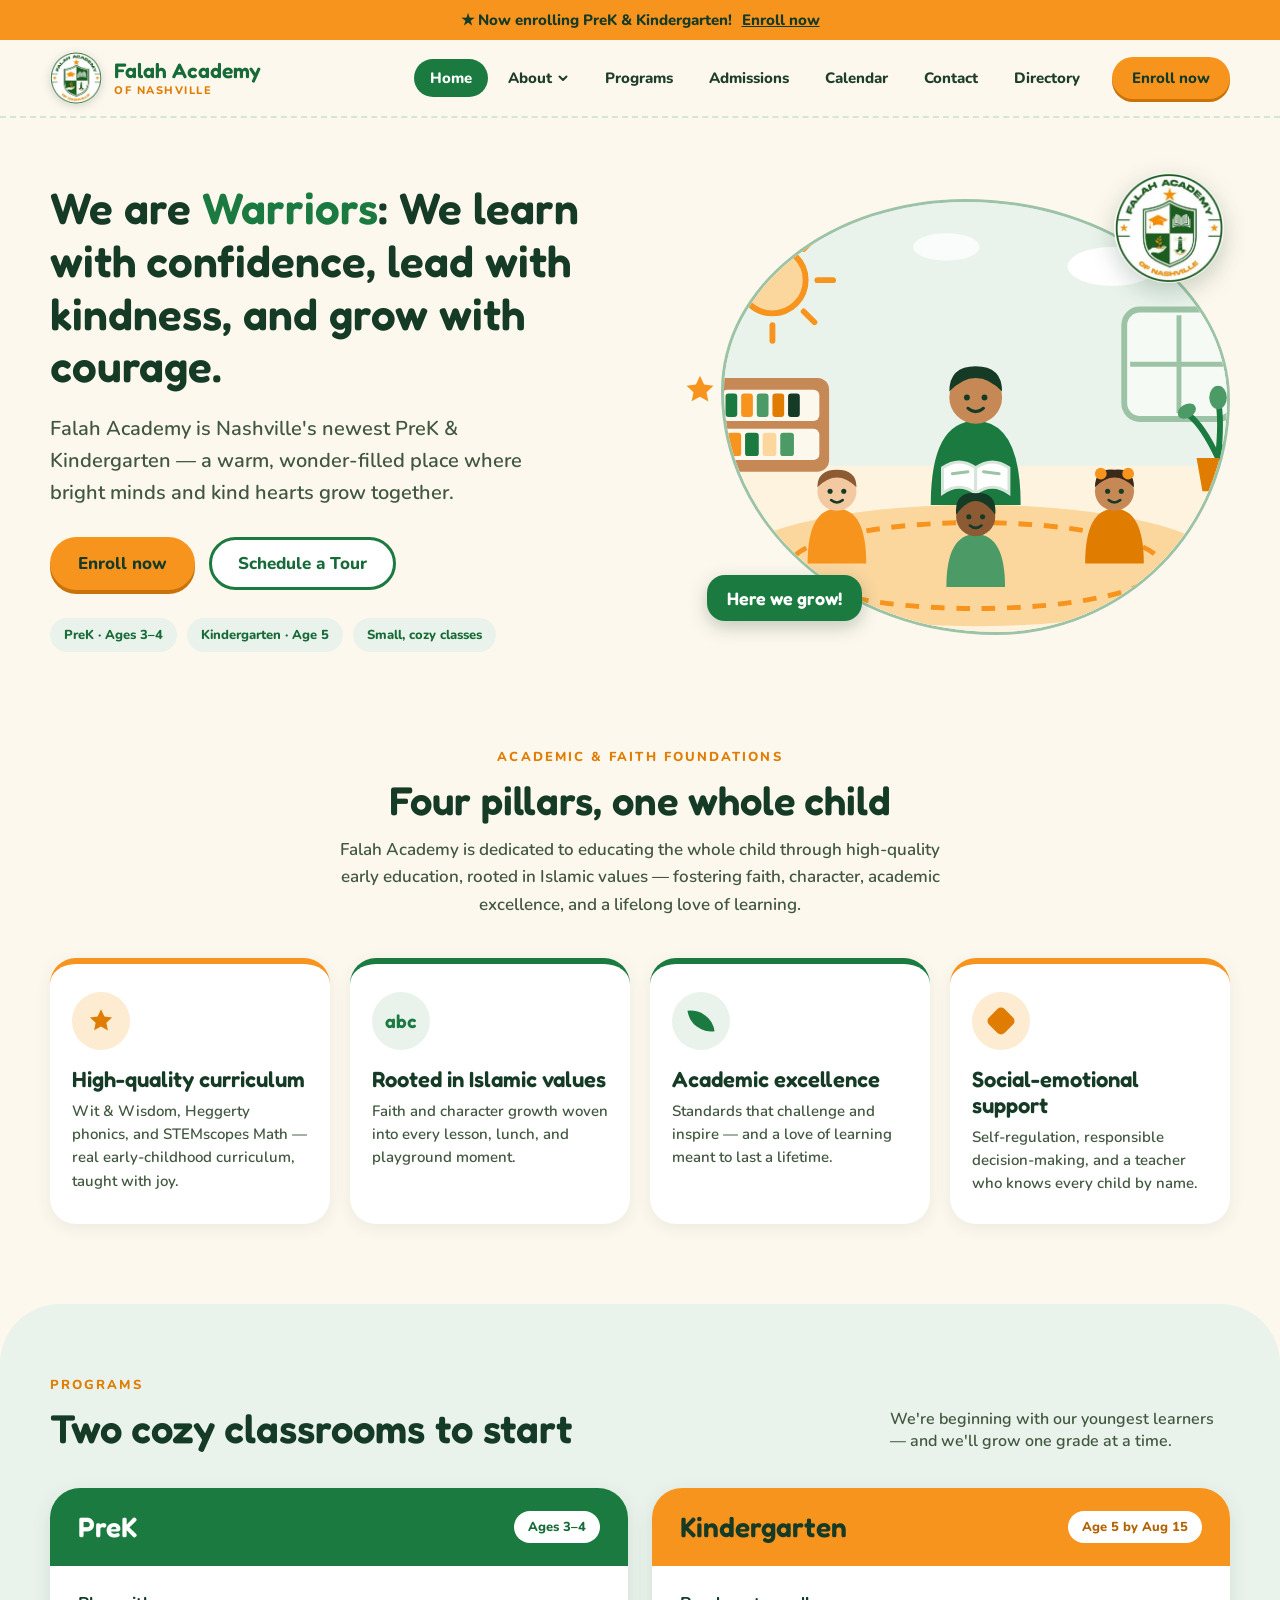
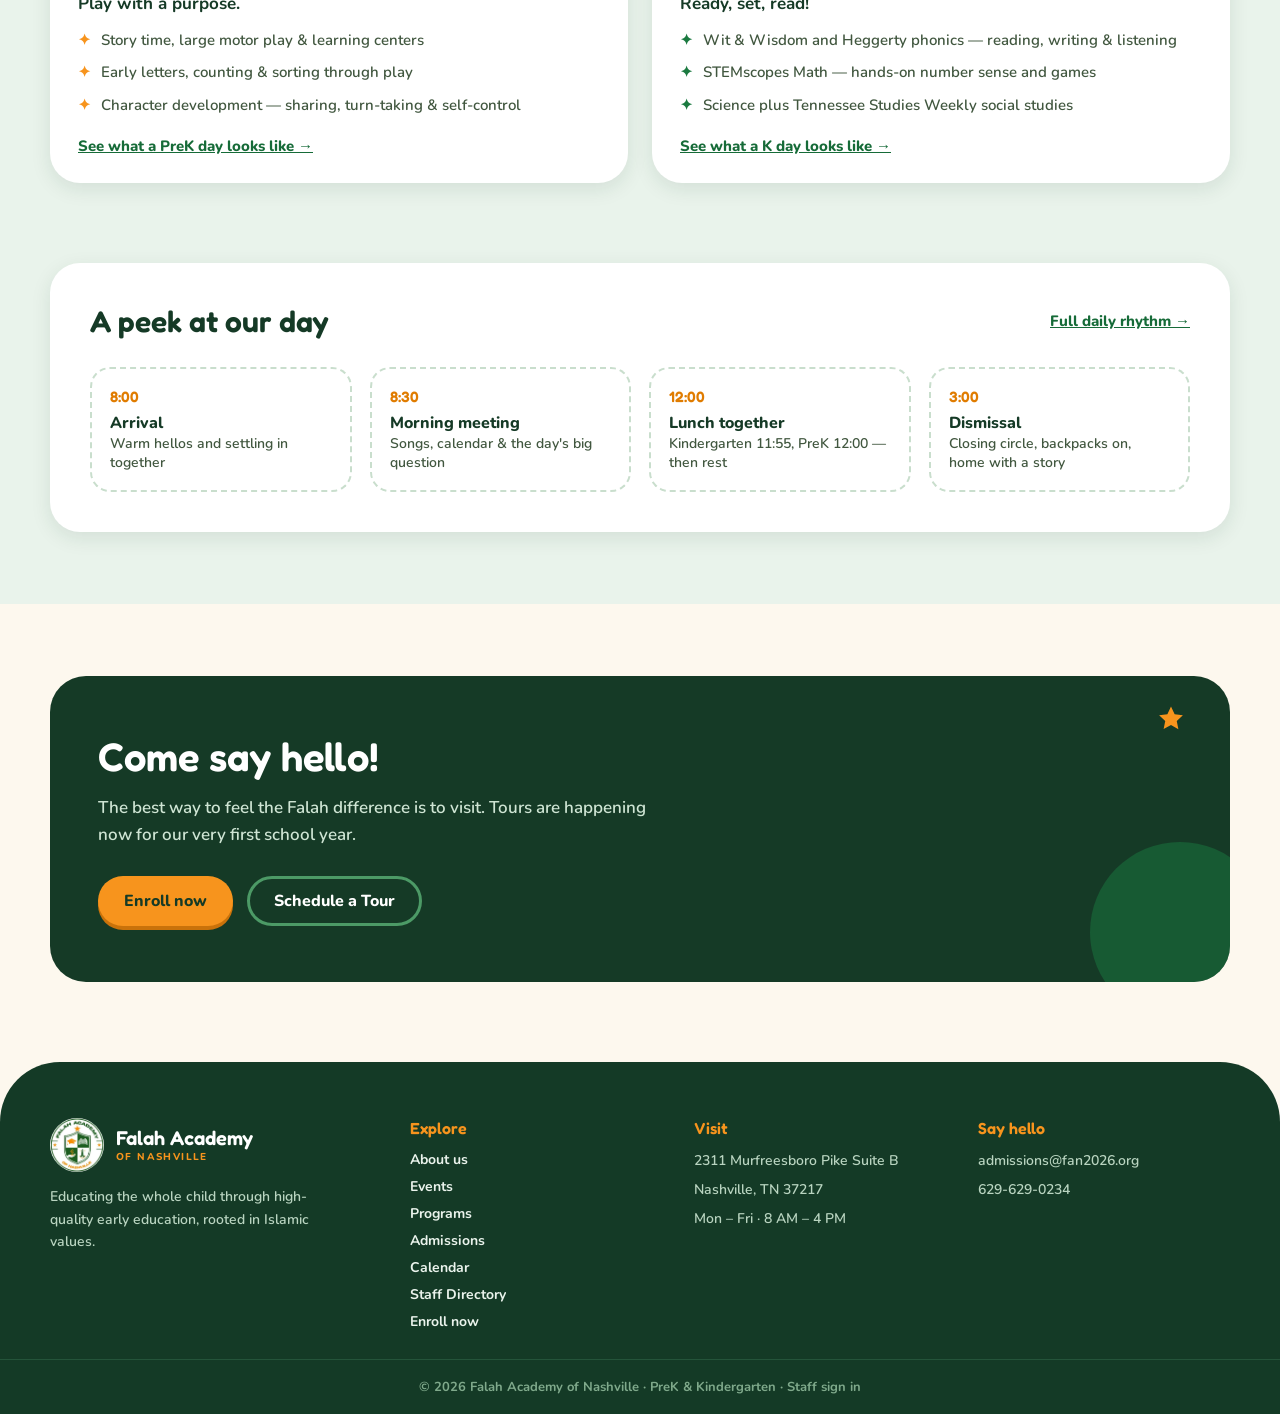
<file: index.html>
<!DOCTYPE html>
<html lang="en">
<head>
<meta charset="utf-8">
<meta name="viewport" content="width=device-width, initial-scale=1">
<title>Falah Academy of Nashville — PreK & Kindergarten</title>
<link rel="preconnect" href="https://fonts.googleapis.com">
<link rel="preconnect" href="https://fonts.gstatic.com" crossorigin>
<link href="https://fonts.googleapis.com/css2?family=Fredoka:wght@400;500;600;700&family=Nunito:wght@400;600;700;800;900&display=swap" rel="stylesheet">
<link rel="icon" href="assets/logo.jpeg">
<meta name="description" content="Falah Academy of Nashville — a warm, wonder-filled PreK & Kindergarten. Schedule a tour or enroll today.">
<style>
html,body{margin:0;padding:0;background:#FDF8EE;color:#1F3D2B;font-family:'Nunito',sans-serif}
a{color:#1B7A40}
a:hover{color:#E07C00}
::selection{background:#FBD79E}
@keyframes bob{0%,100%{transform:translateY(0) rotate(-6deg)}50%{transform:translateY(-10px) rotate(-2deg)}}
@keyframes bob2{0%,100%{transform:translateY(0) rotate(8deg)}50%{transform:translateY(-8px) rotate(4deg)}}

.nav-link{text-decoration:none;font:800 15px 'Nunito',sans-serif;color:#1F3D2B;padding:9px 16px;border-radius:999px;transition:background .15s,color .15s}
.nav-link:hover{background:#E9F3EB;color:#1F3D2B}
.nav-link.active{color:#fff;background:#1B7A40}
.nav-link.active:hover{background:#1B7A40;color:#fff}

.cta-pill{text-decoration:none;font:800 15px 'Nunito',sans-serif;color:#153A26;background:#F7941D;padding:11px 20px;border-radius:999px;box-shadow:0 3px 0 #C9720A;white-space:nowrap;display:inline-block;transition:transform .15s,box-shadow .15s}
.cta-pill:hover{transform:translateY(-2px);box-shadow:0 5px 0 #C9720A;color:#153A26}

.cta-pill-lg{text-decoration:none;font:800 16px 'Nunito',sans-serif;color:#153A26;background:#F7941D;padding:14px 26px;border-radius:999px;box-shadow:0 4px 0 #C9720A;display:inline-block;transition:transform .15s}
.cta-pill-lg:hover{transform:translateY(-2px);color:#153A26}

.hero-cta{text-decoration:none;font:800 17px 'Nunito',sans-serif;color:#153A26;background:#F7941D;padding:15px 28px;border-radius:999px;box-shadow:0 4px 0 #C9720A;display:inline-block;transition:transform .15s,box-shadow .15s}
.hero-cta:hover{transform:translateY(-2px);box-shadow:0 6px 0 #C9720A;color:#153A26}

.hero-outline{text-decoration:none;font:800 17px 'Nunito',sans-serif;color:#166B38;background:#fff;border:3px solid #1B7A40;padding:12px 26px;border-radius:999px;display:inline-block;transition:background .15s,color .15s}
.hero-outline:hover{background:#E9F3EB;color:#166B38}

.btn-outline{text-decoration:none;font:800 16px 'Nunito',sans-serif;color:#fff;border:3px solid #4C9A66;padding:11px 24px;border-radius:999px;display:inline-block;transition:background .15s,color .15s}
.btn-outline:hover{background:#1B7A40;color:#fff}

.footer-link{color:#EAF3EC;text-decoration:none;transition:color .15s}
.footer-link:hover{color:#F7941D}

.footer-muted-link{color:#B9D4C0;text-decoration:none;transition:color .15s}
.footer-muted-link:hover{color:#F7941D}
</style>
<link rel="stylesheet" href="assets/site.css">
<script defer src="assets/site.js"></script>
</head>
<body>

<div class="topbar" style="background:#F7941D;color:#153A26;text-align:center;padding:10px 20px;font:800 15px 'Nunito',sans-serif">
★ Now enrolling PreK &amp; Kindergarten! <a href="https://app.schoolpro.us/Application/StudentRegistration/38708" target="_blank" rel="noopener" style="color:#153A26;text-decoration:underline;margin-left:6px">Enroll now</a>
</div>

<header style="position:sticky;top:0;z-index:50;background:rgba(253,248,238,.94);backdrop-filter:blur(8px);border-bottom:2px dashed #D5E5D9">
  <div class="hdr" style="max-width:1180px;margin:0 auto;padding:12px 24px;display:flex;align-items:center;gap:16px">
    <a href="index.html" style="display:flex;align-items:center;gap:12px;text-decoration:none;color:#153A26">
      <img src="assets/logo.jpeg" alt="Falah Academy of Nashville crest" style="width:52px;height:52px;border-radius:50%;background:#fff;object-fit:cover;box-shadow:0 2px 8px rgba(20,60,35,.18)">
      <span style="display:flex;flex-direction:column;line-height:1.05">
        <span style="font:600 21px 'Fredoka',sans-serif;color:#166B38">Falah Academy</span>
        <span style="font:800 11px 'Nunito',sans-serif;letter-spacing:.14em;text-transform:uppercase;color:#E07C00">of Nashville</span>
      </span>
    </a>
    <nav id="site-nav" style="margin-left:auto;display:flex;align-items:center;gap:4px">
      <a href="index.html" class="nav-link active">Home</a>
      <div class="nav-dd">
        <a href="About.html" class="nav-link" aria-haspopup="true">About <svg class="nav-caret" viewBox="0 0 12 12" aria-hidden="true"><path d="M2.5 4.5 6 8l3.5-3.5" fill="none" stroke="currentColor" stroke-width="2" stroke-linecap="round" stroke-linejoin="round"/></svg></a>
        <div class="nav-dd-menu">
          <a href="About.html" class="nav-dd-item">Our story</a>
          <a href="Events.html" class="nav-dd-item">Events</a>
        </div>
      </div>
      <a href="Programs.html" class="nav-link">Programs</a>
      <a href="Admissions.html" class="nav-link">Admissions</a>
      <a href="Calendar.html" class="nav-link">Calendar</a>
      <a href="Contact.html" class="nav-link">Contact</a>
      <a href="Directory.html" class="nav-link">Directory</a>
    </nav>
    <button class="nav-toggle" type="button" aria-haspopup="true" aria-expanded="false" aria-controls="site-nav" aria-label="Menu">
      <span class="bars" aria-hidden="true"><span></span><span></span><span></span></span>
    </button>
    <a href="https://app.schoolpro.us/Application/StudentRegistration/38708" target="_blank" rel="noopener" class="cta-pill">Enroll now</a>
  </div>
</header>

<section class="rg2" style="max-width:1180px;margin:0 auto;padding:64px 24px 40px;display:grid;grid-template-columns:1.1fr .9fr;gap:48px;align-items:center">
  <div>
    <h1 style="font:600 44px/1.2 'Fredoka',sans-serif;color:#153A26;margin:0 0 20px">We are <span style="color:#1B7A40">Warriors</span>: We learn with confidence, lead with kindness, and grow with courage.</h1>
    <p style="font:600 20px/1.6 'Nunito',sans-serif;color:#41573F;margin:0 0 28px;max-width:480px;text-wrap:pretty">Falah Academy is Nashville's newest PreK &amp; Kindergarten — a warm, wonder-filled place where bright minds and kind hearts grow together.</p>
    <div style="display:flex;gap:14px;align-items:center;flex-wrap:wrap;margin-bottom:28px">
      <a href="https://app.schoolpro.us/Application/StudentRegistration/38708" target="_blank" rel="noopener" class="hero-cta">Enroll now</a>
      <a href="Contact.html" class="hero-outline">Schedule a Tour</a>
    </div>
    <div style="display:flex;gap:10px;flex-wrap:wrap">
      <span style="background:#E9F3EB;color:#166B38;font:800 13px 'Nunito',sans-serif;padding:8px 14px;border-radius:999px">PreK · Ages 3–4</span>
      <span style="background:#E9F3EB;color:#166B38;font:800 13px 'Nunito',sans-serif;padding:8px 14px;border-radius:999px">Kindergarten · Age 5</span>
      <span style="background:#E9F3EB;color:#166B38;font:800 13px 'Nunito',sans-serif;padding:8px 14px;border-radius:999px">Small, cozy classes</span>
    </div>
  </div>
  <div style="position:relative">
    <div class="hero-visual" style="height:430px;border-radius:48% 52% 46% 54% / 44% 46% 54% 56%;border:3px solid #9CC3A6;overflow:hidden;background:#E9F3EB">
      <svg viewBox="0 0 600 440" preserveAspectRatio="xMidYMid slice" style="display:block;width:100%;height:100%" role="img" aria-label="Illustration of a morning story circle">
        <rect width="600" height="440" fill="#E9F3EB"/>
        <rect y="270" width="600" height="170" fill="#FDF3DF"/>
        <!-- sun -->
        <g stroke="#F7941D" stroke-width="6" stroke-linecap="round">
          <line x1="92" y1="18" x2="92" y2="34"/><line x1="92" y1="126" x2="92" y2="142"/>
          <line x1="30" y1="80" x2="46" y2="80"/><line x1="138" y1="80" x2="154" y2="80"/>
          <line x1="49" y1="37" x2="60" y2="48"/><line x1="124" y1="112" x2="135" y2="123"/>
          <line x1="135" y1="37" x2="124" y2="48"/><line x1="60" y1="112" x2="49" y2="123"/>
        </g>
        <circle cx="92" cy="80" r="34" fill="#FBD79E" stroke="#F7941D" stroke-width="6"/>
        <!-- clouds -->
        <g fill="#fff"><ellipse cx="440" cy="66" rx="46" ry="20"/><ellipse cx="478" cy="56" rx="34" ry="16"/><ellipse cx="270" cy="46" rx="34" ry="14" opacity=".8"/></g>
        <!-- window -->
        <g transform="translate(452,110)">
          <rect width="112" height="112" rx="16" fill="#F6FAF4" stroke="#9CC3A6" stroke-width="6"/>
          <line x1="56" y1="6" x2="56" y2="106" stroke="#9CC3A6" stroke-width="5"/>
          <line x1="6" y1="56" x2="106" y2="56" stroke="#9CC3A6" stroke-width="5"/>
        </g>
        <!-- bookshelf -->
        <g transform="translate(30,180)">
          <rect width="120" height="96" rx="12" fill="#C68955"/>
          <rect x="10" y="12" width="100" height="32" rx="6" fill="#FDF8EE"/>
          <rect x="14" y="16" width="12" height="24" rx="3" fill="#1B7A40"/>
          <rect x="30" y="16" width="12" height="24" rx="3" fill="#F7941D"/>
          <rect x="46" y="16" width="12" height="24" rx="3" fill="#4C9A66"/>
          <rect x="62" y="16" width="12" height="24" rx="3" fill="#E07C00"/>
          <rect x="78" y="16" width="12" height="24" rx="3" fill="#153A26"/>
          <rect x="10" y="52" width="100" height="32" rx="6" fill="#FDF8EE"/>
          <rect x="16" y="56" width="14" height="24" rx="3" fill="#F7941D"/>
          <rect x="34" y="56" width="14" height="24" rx="3" fill="#1B7A40"/>
          <rect x="52" y="56" width="14" height="24" rx="3" fill="#FBD79E"/>
          <rect x="70" y="56" width="14" height="24" rx="3" fill="#4C9A66"/>
        </g>
        <!-- rug -->
        <ellipse cx="300" cy="372" rx="252" ry="62" fill="#FBD79E"/>
        <ellipse cx="300" cy="372" rx="190" ry="44" fill="none" stroke="#F7941D" stroke-width="5" stroke-dasharray="14 12"/>
        <!-- teacher with book -->
        <g transform="translate(300,214)">
          <path d="M-46 96 Q-46 10 0 10 Q46 10 46 96 Z" fill="#1B7A40"/>
          <circle cx="0" cy="-14" r="27" fill="#C68955"/>
          <path d="M-27 -20 Q-27 -46 0 -46 Q27 -46 27 -20 Q14 -34 0 -34 Q-14 -34 -27 -20 Z" fill="#153A26"/>
          <circle cx="-9" cy="-14" r="3" fill="#153A26"/><circle cx="9" cy="-14" r="3" fill="#153A26"/>
          <path d="M-8 -3 Q0 4 8 -3" stroke="#153A26" stroke-width="3" fill="none" stroke-linecap="round"/>
          <!-- open book -->
          <g transform="translate(0,58)">
            <path d="M-34 0 Q-17 -12 0 0 L0 26 Q-17 14 -34 26 Z" fill="#fff" stroke="#D5E5D9" stroke-width="3"/>
            <path d="M34 0 Q17 -12 0 0 L0 26 Q17 14 34 26 Z" fill="#fff" stroke="#D5E5D9" stroke-width="3"/>
            <line x1="-24" y1="6" x2="-8" y2="4" stroke="#9CC3A6" stroke-width="3" stroke-linecap="round"/>
            <line x1="8" y1="4" x2="24" y2="6" stroke="#9CC3A6" stroke-width="3" stroke-linecap="round"/>
          </g>
        </g>
        <!-- kids -->
        <g transform="translate(158,318)">
          <path d="M-30 52 Q-30 -4 0 -4 Q30 -4 30 52 Z" fill="#F7941D"/>
          <circle cx="0" cy="-22" r="20" fill="#F2C9A0"/>
          <path d="M-20 -26 Q-20 -44 0 -44 Q20 -44 20 -26 Q10 -36 0 -36 Q-10 -36 -20 -26 Z" fill="#8C5A33"/>
          <circle cx="-7" cy="-22" r="2.6" fill="#153A26"/><circle cx="7" cy="-22" r="2.6" fill="#153A26"/>
          <path d="M-6 -13 Q0 -8 6 -13" stroke="#153A26" stroke-width="2.6" fill="none" stroke-linecap="round"/>
        </g>
        <g transform="translate(300,344)">
          <path d="M-30 50 Q-30 -4 0 -4 Q30 -4 30 50 Z" fill="#4C9A66"/>
          <circle cx="0" cy="-22" r="20" fill="#8C5A33"/>
          <path d="M-20 -24 Q-22 -48 0 -46 Q22 -48 20 -24 Q10 -38 0 -38 Q-10 -38 -20 -24 Z" fill="#153A26"/>
          <circle cx="-7" cy="-22" r="2.6" fill="#153A26"/><circle cx="7" cy="-22" r="2.6" fill="#153A26"/>
          <path d="M-6 -13 Q0 -8 6 -13" stroke="#153A26" stroke-width="2.6" fill="none" stroke-linecap="round"/>
        </g>
        <g transform="translate(442,318)">
          <path d="M-30 52 Q-30 -4 0 -4 Q30 -4 30 52 Z" fill="#E07C00"/>
          <circle cx="0" cy="-22" r="20" fill="#C68955"/>
          <path d="M-20 -26 Q-20 -46 0 -44 Q20 -46 20 -26 Q10 -36 0 -36 Q-10 -36 -20 -26 Z" fill="#3B2A1A"/>
          <circle cx="-14" cy="-40" r="6" fill="#F7941D"/><circle cx="14" cy="-40" r="6" fill="#F7941D"/>
          <circle cx="-7" cy="-22" r="2.6" fill="#153A26"/><circle cx="7" cy="-22" r="2.6" fill="#153A26"/>
          <path d="M-6 -13 Q0 -8 6 -13" stroke="#153A26" stroke-width="2.6" fill="none" stroke-linecap="round"/>
        </g>
        <!-- plant -->
        <g transform="translate(548,262)">
          <path d="M0 0 Q-16 -34 -30 -44" stroke="#1B7A40" stroke-width="6" fill="none" stroke-linecap="round"/>
          <path d="M0 0 Q4 -40 0 -58" stroke="#1B7A40" stroke-width="6" fill="none" stroke-linecap="round"/>
          <path d="M0 0 Q16 -30 28 -38" stroke="#1B7A40" stroke-width="6" fill="none" stroke-linecap="round"/>
          <ellipse cx="-32" cy="-48" rx="10" ry="7" fill="#4C9A66" transform="rotate(-30 -32 -48)"/>
          <ellipse cx="0" cy="-62" rx="9" ry="12" fill="#4C9A66"/>
          <ellipse cx="30" cy="-42" rx="10" ry="7" fill="#4C9A66" transform="rotate(28 30 -42)"/>
          <path d="M-22 0 L22 0 L16 34 L-16 34 Z" fill="#E07C00"/>
        </g>
      </svg>
    </div>
    <img src="assets/logo.jpeg" alt="" style="position:absolute;top:-26px;right:6px;width:110px;height:110px;border-radius:50%;background:#fff;box-shadow:0 8px 24px rgba(20,60,35,.22);animation:bob2 5s ease-in-out infinite">
    <div style="position:absolute;bottom:14px;left:-14px;background:#1B7A40;color:#fff;font:600 18px 'Fredoka',sans-serif;padding:12px 20px;border-radius:18px;box-shadow:0 6px 18px rgba(20,60,35,.25);animation:bob 6s ease-in-out infinite">Here we grow!</div>
    <svg viewBox="0 0 24 24" style="position:absolute;top:40%;left:-38px;width:34px;height:34px;fill:#F7941D"><path d="M12 2l2.9 6.2 6.6.8-4.9 4.6 1.3 6.5L12 16.8 6.1 20l1.3-6.5L2.5 9l6.6-.8z"></path></svg>
  </div>
</section>

<section style="max-width:1180px;margin:0 auto;padding:56px 24px">
  <div style="text-align:center;max-width:620px;margin:0 auto 40px">
    <div style="font:800 13px 'Nunito',sans-serif;letter-spacing:.16em;text-transform:uppercase;color:#E07C00;margin-bottom:10px">Academic &amp; faith foundations</div>
    <h2 style="font:600 40px 'Fredoka',sans-serif;color:#153A26;margin:0 0 12px">Four pillars, one whole child</h2>
    <p style="font:600 17px/1.6 'Nunito',sans-serif;color:#41573F;margin:0">Falah Academy is dedicated to educating the whole child through high-quality early education, rooted in Islamic values &mdash; fostering faith, character, academic excellence, and a lifelong love of learning.</p>
  </div>
  <div class="rg4" style="display:grid;grid-template-columns:repeat(4,1fr);gap:20px">
    <div style="background:#fff;border-radius:26px;padding:28px 22px;box-shadow:0 4px 16px rgba(20,60,35,.08);border-top:6px solid #F7941D">
      <div style="width:58px;height:58px;border-radius:50%;background:#FDEBD2;display:flex;align-items:center;justify-content:center;margin-bottom:16px"><svg viewBox="0 0 24 24" style="width:28px;height:28px;fill:#E07C00"><path d="M12 2l2.9 6.2 6.6.8-4.9 4.6 1.3 6.5L12 16.8 6.1 20l1.3-6.5L2.5 9l6.6-.8z"></path></svg></div>
      <h3 style="font:600 22px 'Fredoka',sans-serif;color:#153A26;margin:0 0 8px">High-quality curriculum</h3>
      <p style="font:600 15px/1.55 'Nunito',sans-serif;color:#41573F;margin:0">Wit &amp; Wisdom, Heggerty phonics, and STEMscopes Math &mdash; real early-childhood curriculum, taught with joy.</p>
    </div>
    <div style="background:#fff;border-radius:26px;padding:28px 22px;box-shadow:0 4px 16px rgba(20,60,35,.08);border-top:6px solid #1B7A40">
      <div style="width:58px;height:58px;border-radius:50%;background:#E9F3EB;display:flex;align-items:center;justify-content:center;margin-bottom:16px;font:600 19px 'Fredoka',sans-serif;color:#1B7A40">abc</div>
      <h3 style="font:600 22px 'Fredoka',sans-serif;color:#153A26;margin:0 0 8px">Rooted in Islamic values</h3>
      <p style="font:600 15px/1.55 'Nunito',sans-serif;color:#41573F;margin:0">Faith and character growth woven into every lesson, lunch, and playground moment.</p>
    </div>
    <div style="background:#fff;border-radius:26px;padding:28px 22px;box-shadow:0 4px 16px rgba(20,60,35,.08);border-top:6px solid #1B7A40">
      <div style="width:58px;height:58px;border-radius:50%;background:#E9F3EB;display:flex;align-items:center;justify-content:center;margin-bottom:16px"><div style="width:24px;height:24px;background:#1B7A40;border-radius:0 100% 0 100%;transform:rotate(-8deg)"></div></div>
      <h3 style="font:600 22px 'Fredoka',sans-serif;color:#153A26;margin:0 0 8px">Academic excellence</h3>
      <p style="font:600 15px/1.55 'Nunito',sans-serif;color:#41573F;margin:0">Standards that challenge and inspire &mdash; and a love of learning meant to last a lifetime.</p>
    </div>
    <div style="background:#fff;border-radius:26px;padding:28px 22px;box-shadow:0 4px 16px rgba(20,60,35,.08);border-top:6px solid #F7941D">
      <div style="width:58px;height:58px;border-radius:50%;background:#FDEBD2;display:flex;align-items:center;justify-content:center;margin-bottom:16px"><div style="width:22px;height:22px;background:#E07C00;transform:rotate(45deg);border-radius:5px"></div></div>
      <h3 style="font:600 22px 'Fredoka',sans-serif;color:#153A26;margin:0 0 8px">Social-emotional support</h3>
      <p style="font:600 15px/1.55 'Nunito',sans-serif;color:#41573F;margin:0">Self-regulation, responsible decision-making, and a teacher who knows every child by name.</p>
    </div>
  </div>
</section>

<section style="background:#E9F3EB;border-radius:60px 60px 0 0;margin-top:24px">
  <div style="max-width:1180px;margin:0 auto;padding:72px 24px">
    <div style="display:flex;align-items:end;justify-content:space-between;gap:24px;flex-wrap:wrap;margin-bottom:36px">
      <div>
        <div style="font:800 13px 'Nunito',sans-serif;letter-spacing:.16em;text-transform:uppercase;color:#E07C00;margin-bottom:10px">Programs</div>
        <h2 style="font:600 40px 'Fredoka',sans-serif;color:#153A26;margin:0">Two cozy classrooms to start</h2>
      </div>
      <p style="font:600 16px 'Nunito',sans-serif;color:#41573F;margin:0;max-width:340px;text-wrap:pretty">We're beginning with our youngest learners — and we'll grow one grade at a time.</p>
    </div>
    <div class="rg2" style="display:grid;grid-template-columns:1fr 1fr;gap:24px">
      <div style="background:#fff;border-radius:30px;overflow:hidden;box-shadow:0 6px 20px rgba(20,60,35,.10)">
        <div style="background:#1B7A40;padding:22px 28px;display:flex;align-items:center;justify-content:space-between">
          <h3 style="font:600 28px 'Fredoka',sans-serif;color:#fff;margin:0">PreK</h3>
          <span style="background:#fff;color:#166B38;font:800 13px 'Nunito',sans-serif;padding:7px 14px;border-radius:999px">Ages 3–4</span>
        </div>
        <div style="padding:26px 28px">
          <p style="font:700 17px 'Nunito',sans-serif;color:#153A26;margin:0 0 14px">Play with a purpose.</p>
          <div style="display:flex;flex-direction:column;gap:10px;font:600 15px/1.5 'Nunito',sans-serif;color:#41573F">
            <div style="display:flex;gap:10px"><span style="color:#F7941D;font-weight:900">✦</span>Story time, large motor play &amp; learning centers</div>
            <div style="display:flex;gap:10px"><span style="color:#F7941D;font-weight:900">✦</span>Early letters, counting &amp; sorting through play</div>
            <div style="display:flex;gap:10px"><span style="color:#F7941D;font-weight:900">✦</span>Character development &mdash; sharing, turn-taking &amp; self-control</div>
          </div>
          <a href="Programs.html" style="display:inline-block;margin-top:20px;font:800 15px 'Nunito',sans-serif;color:#166B38">See what a PreK day looks like →</a>
        </div>
      </div>
      <div style="background:#fff;border-radius:30px;overflow:hidden;box-shadow:0 6px 20px rgba(20,60,35,.10)">
        <div style="background:#F7941D;padding:22px 28px;display:flex;align-items:center;justify-content:space-between">
          <h3 style="font:600 28px 'Fredoka',sans-serif;color:#153A26;margin:0">Kindergarten</h3>
          <span style="background:#fff;color:#B36405;font:800 13px 'Nunito',sans-serif;padding:7px 14px;border-radius:999px">Age 5 by Aug 15</span>
        </div>
        <div style="padding:26px 28px">
          <p style="font:700 17px 'Nunito',sans-serif;color:#153A26;margin:0 0 14px">Ready, set, read!</p>
          <div style="display:flex;flex-direction:column;gap:10px;font:600 15px/1.5 'Nunito',sans-serif;color:#41573F">
            <div style="display:flex;gap:10px"><span style="color:#1B7A40;font-weight:900">✦</span>Wit &amp; Wisdom and Heggerty phonics &mdash; reading, writing &amp; listening</div>
            <div style="display:flex;gap:10px"><span style="color:#1B7A40;font-weight:900">✦</span>STEMscopes Math &mdash; hands-on number sense and games</div>
            <div style="display:flex;gap:10px"><span style="color:#1B7A40;font-weight:900">✦</span>Science plus Tennessee Studies Weekly social studies</div>
          </div>
          <a href="Programs.html" style="display:inline-block;margin-top:20px;font:800 15px 'Nunito',sans-serif;color:#166B38">See what a K day looks like →</a>
        </div>
      </div>
    </div>
  </div>
</section>

<section style="background:#E9F3EB">
  <div style="max-width:1180px;margin:0 auto;padding:8px 24px 72px">
    <div style="background:#fff;border-radius:30px;padding:40px;box-shadow:0 6px 20px rgba(20,60,35,.10)">
      <div style="display:flex;align-items:center;justify-content:space-between;gap:20px;flex-wrap:wrap;margin-bottom:28px">
        <h2 style="font:600 30px 'Fredoka',sans-serif;color:#153A26;margin:0">A peek at our day</h2>
        <a href="Programs.html" style="font:800 15px 'Nunito',sans-serif;color:#166B38">Full daily rhythm →</a>
      </div>
      <div class="rg4" style="display:grid;grid-template-columns:repeat(4,1fr);gap:18px">
        <div style="border:2px dashed #C9DECD;border-radius:20px;padding:18px">
          <div style="font:600 15px 'Fredoka',sans-serif;color:#E07C00;margin-bottom:6px">8:00</div>
          <div style="font:800 16px 'Nunito',sans-serif;color:#153A26">Arrival</div>
          <div style="font:600 14px 'Nunito',sans-serif;color:#41573F">Warm hellos and settling in together</div>
        </div>
        <div style="border:2px dashed #C9DECD;border-radius:20px;padding:18px">
          <div style="font:600 15px 'Fredoka',sans-serif;color:#E07C00;margin-bottom:6px">8:30</div>
          <div style="font:800 16px 'Nunito',sans-serif;color:#153A26">Morning meeting</div>
          <div style="font:600 14px 'Nunito',sans-serif;color:#41573F">Songs, calendar &amp; the day's big question</div>
        </div>
        <div style="border:2px dashed #C9DECD;border-radius:20px;padding:18px">
          <div style="font:600 15px 'Fredoka',sans-serif;color:#E07C00;margin-bottom:6px">12:00</div>
          <div style="font:800 16px 'Nunito',sans-serif;color:#153A26">Lunch together</div>
          <div style="font:600 14px 'Nunito',sans-serif;color:#41573F">Kindergarten 11:55, PreK 12:00 &mdash; then rest</div>
        </div>
        <div style="border:2px dashed #C9DECD;border-radius:20px;padding:18px">
          <div style="font:600 15px 'Fredoka',sans-serif;color:#E07C00;margin-bottom:6px">3:00</div>
          <div style="font:800 16px 'Nunito',sans-serif;color:#153A26">Dismissal</div>
          <div style="font:600 14px 'Nunito',sans-serif;color:#41573F">Closing circle, backpacks on, home with a story</div>
        </div>
      </div>
    </div>
  </div>
</section>

<section style="max-width:1180px;margin:0 auto;padding:72px 24px 8px">
  <div style="background:#153A26;border-radius:36px;padding:56px 48px;position:relative;overflow:hidden">
    <svg viewBox="0 0 24 24" style="position:absolute;top:28px;right:44px;width:30px;height:30px;fill:#F7941D"><path d="M12 2l2.9 6.2 6.6.8-4.9 4.6 1.3 6.5L12 16.8 6.1 20l1.3-6.5L2.5 9l6.6-.8z"></path></svg>
    <div style="position:absolute;bottom:-40px;right:-40px;width:180px;height:180px;border-radius:50%;background:#1B7A40;opacity:.5"></div>
    <div style="max-width:560px;position:relative">
      <h2 style="font:600 40px 'Fredoka',sans-serif;color:#fff;margin:0 0 14px">Come say hello!</h2>
      <p style="font:600 17px/1.6 'Nunito',sans-serif;color:#CFE5D4;margin:0 0 28px">The best way to feel the Falah difference is to visit. Tours are happening now for our very first school year.</p>
      <div style="display:flex;gap:14px;flex-wrap:wrap">
        <a href="https://app.schoolpro.us/Application/StudentRegistration/38708" target="_blank" rel="noopener" class="cta-pill-lg">Enroll now</a>
        <a href="Contact.html" class="btn-outline">Schedule a Tour</a>
      </div>
    </div>
  </div>
</section>

<footer style="background:#143A26;color:#EAF3EC;margin-top:72px;border-radius:60px 60px 0 0">
  <div class="fgrid" style="max-width:1180px;margin:0 auto;padding:56px 24px 28px;display:grid;grid-template-columns:1.3fr 1fr 1fr 1fr;gap:32px">
    <div>
      <div style="display:flex;align-items:center;gap:12px;margin-bottom:14px">
        <img src="assets/logo.jpeg" alt="" style="width:54px;height:54px;border-radius:50%;background:#fff">
        <div style="line-height:1.1"><div style="font:600 20px 'Fredoka',sans-serif;color:#fff">Falah Academy</div><div style="font:800 10px 'Nunito',sans-serif;letter-spacing:.14em;text-transform:uppercase;color:#F7941D">of Nashville</div></div>
      </div>
      <p style="font:600 14px/1.6 'Nunito',sans-serif;color:#B9D4C0;margin:0;max-width:280px">Educating the whole child through high-quality early education, rooted in Islamic values.</p>
    </div>
    <div>
      <div style="font:600 16px 'Fredoka',sans-serif;color:#F7941D;margin-bottom:12px">Explore</div>
      <div style="display:flex;flex-direction:column;gap:8px;font:700 14px 'Nunito',sans-serif">
        <a href="About.html" class="footer-link">About us</a>
        <a href="Events.html" class="footer-link">Events</a>
        <a href="Programs.html" class="footer-link">Programs</a>
        <a href="Admissions.html" class="footer-link">Admissions</a>
        <a href="Calendar.html" class="footer-link">Calendar</a>
        <a href="Directory.html" class="footer-link">Staff Directory</a>
        <a href="https://app.schoolpro.us/Application/StudentRegistration/38708" target="_blank" rel="noopener" class="footer-link">Enroll now</a>
      </div>
    </div>
    <div>
      <div style="font:600 16px 'Fredoka',sans-serif;color:#F7941D;margin-bottom:12px">Visit</div>
      <div style="display:flex;flex-direction:column;gap:8px;font:600 14px/1.5 'Nunito',sans-serif;color:#B9D4C0">
        <span>2311 Murfreesboro Pike Suite B</span>
        <span>Nashville, TN 37217</span>
        <span>Mon – Fri · 8 AM – 4 PM</span>
      </div>
    </div>
    <div>
      <div style="font:600 16px 'Fredoka',sans-serif;color:#F7941D;margin-bottom:12px">Say hello</div>
      <div style="display:flex;flex-direction:column;gap:8px;font:600 14px/1.5 'Nunito',sans-serif">
        <a href="mailto:admissions@fan2026.org" class="footer-muted-link">admissions@fan2026.org</a>
        <span style="color:#B9D4C0">629-629-0234</span>
      </div>
    </div>
  </div>
  <div style="border-top:1px solid #24543A;text-align:center;padding:18px 24px;font:700 13px 'Nunito',sans-serif;color:#7FA98B">© 2026 Falah Academy of Nashville · PreK &amp; Kindergarten · <a href="Admin.html" class="footer-muted-link" style="color:#7FA98B">Staff sign in</a></div>
</footer>

</body>
</html>
</file>
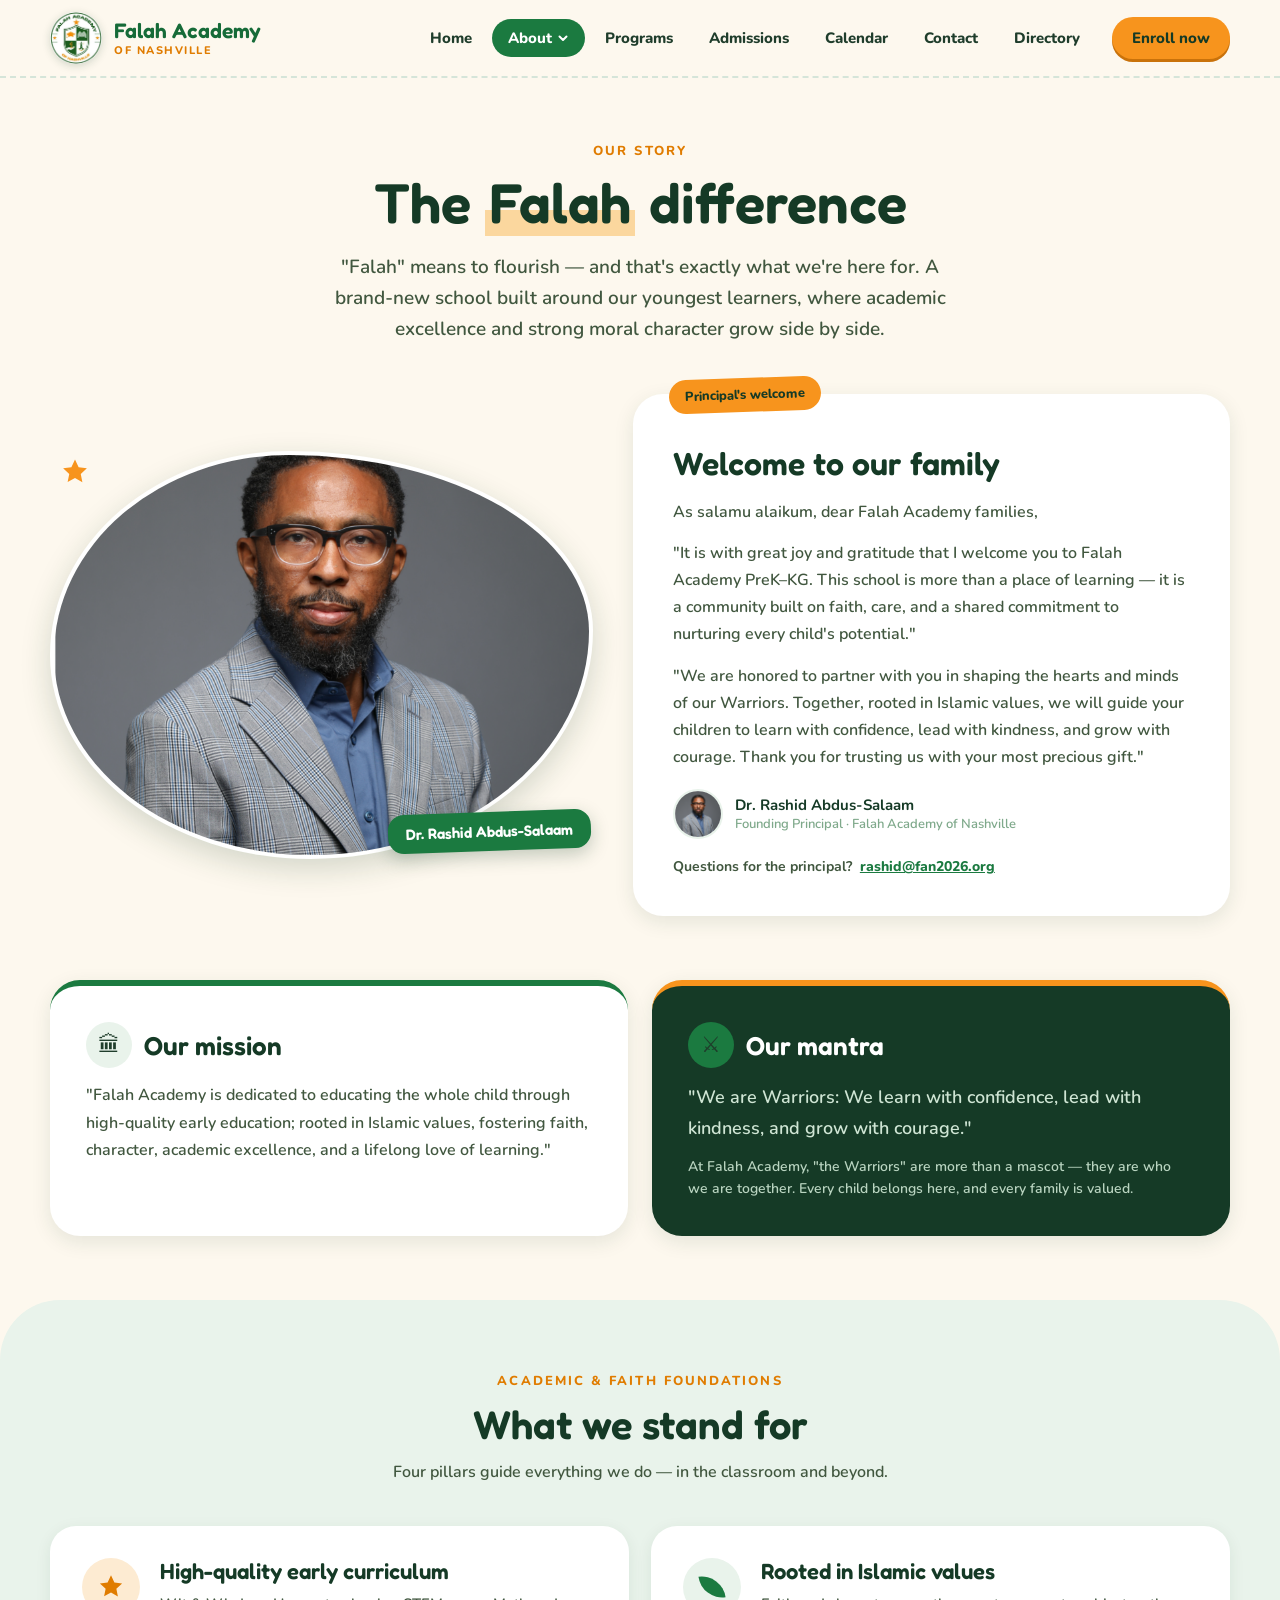
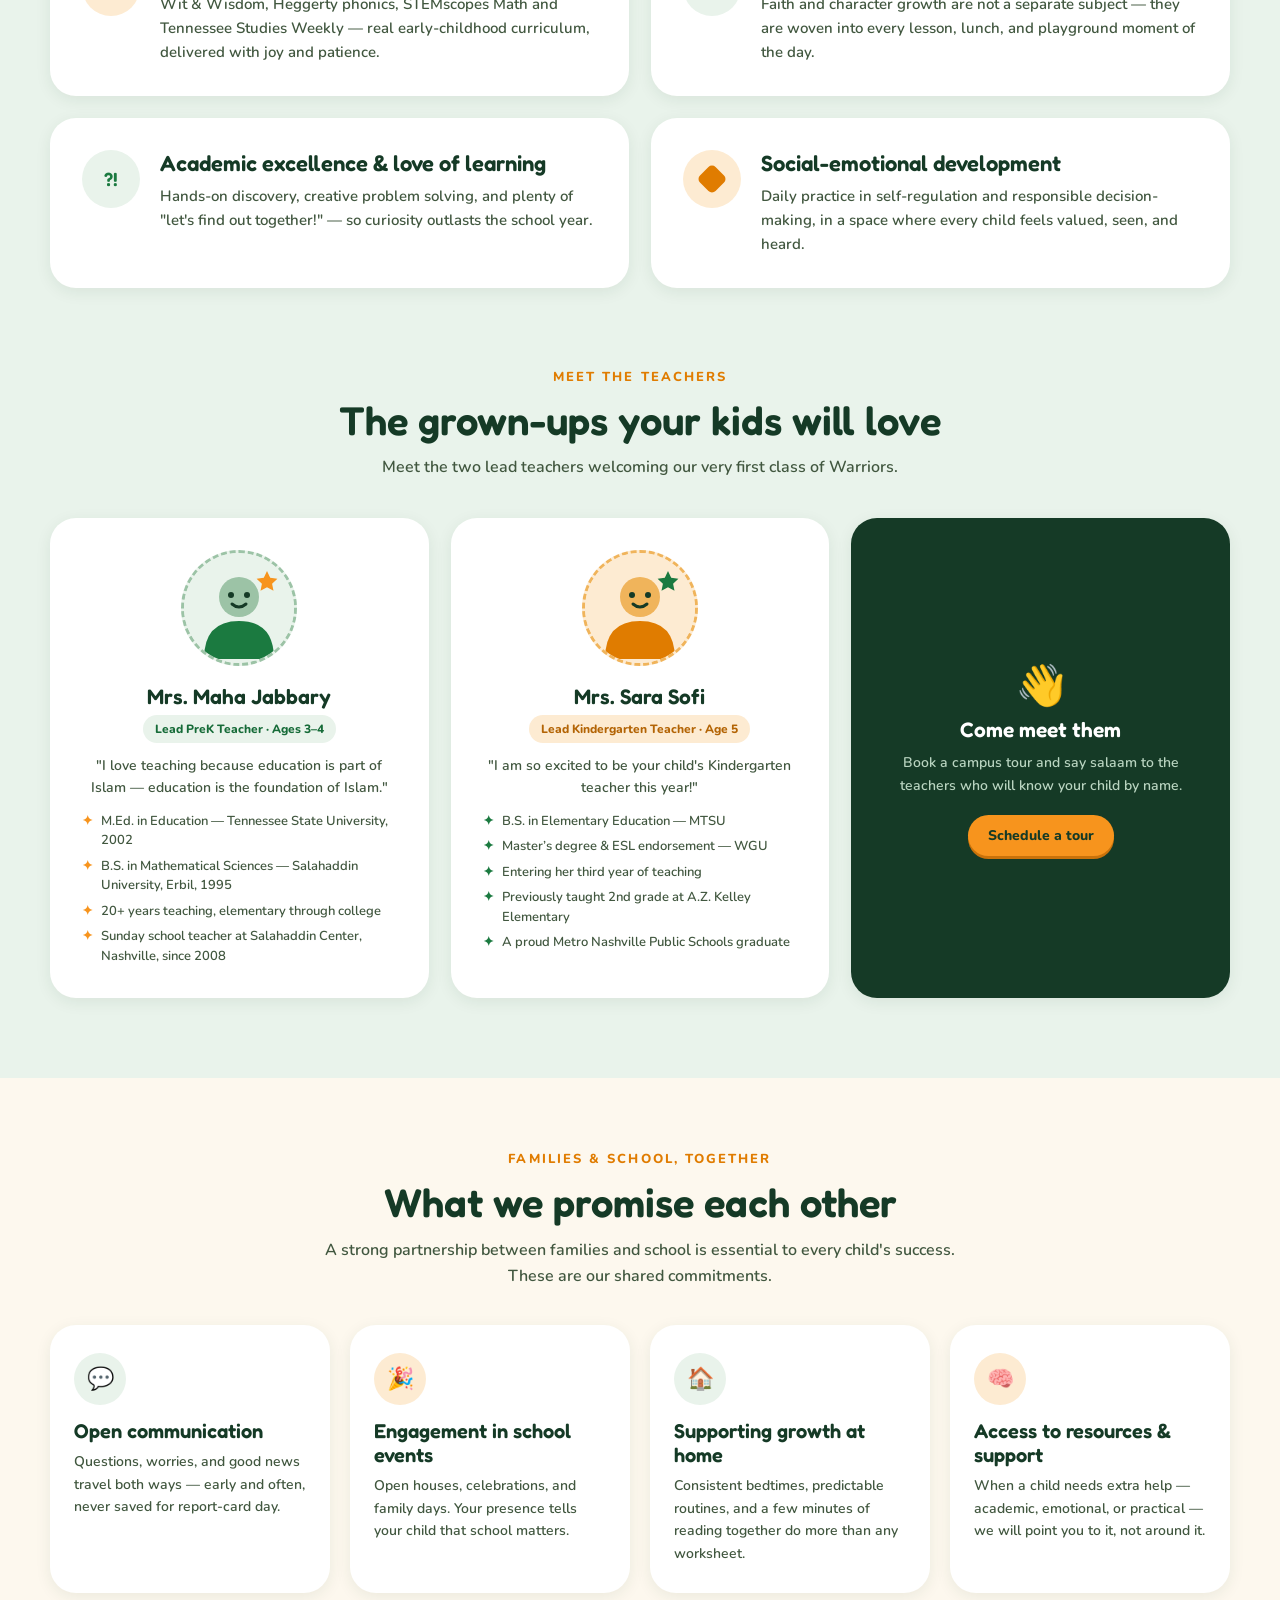
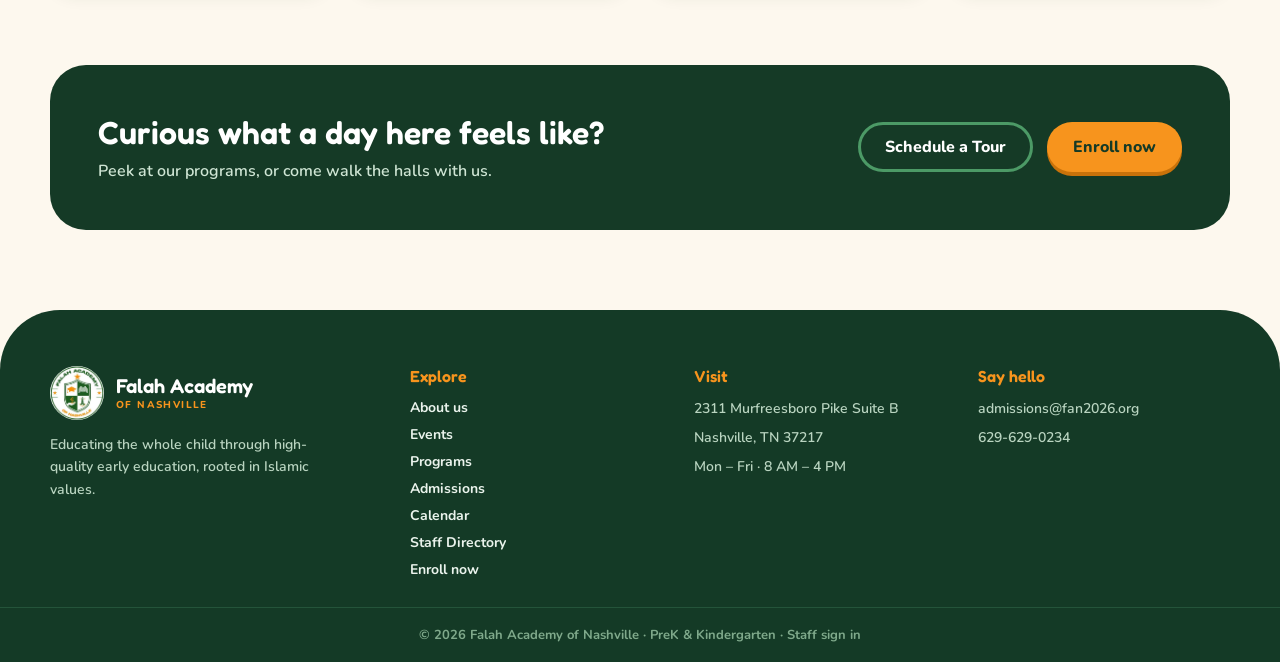
<file: About.html>
<!DOCTYPE html>
<html lang="en">
<head>
<meta charset="utf-8">
<meta name="viewport" content="width=device-width, initial-scale=1">
<title>About — Falah Academy of Nashville</title>
<link rel="preconnect" href="https://fonts.googleapis.com">
<link rel="preconnect" href="https://fonts.gstatic.com" crossorigin>
<link href="https://fonts.googleapis.com/css2?family=Fredoka:wght@400;500;600;700&family=Nunito:wght@400;600;700;800;900&display=swap" rel="stylesheet">
<link rel="icon" href="assets/logo.jpeg">
<meta name="description" content="Meet the team and mission behind Falah Academy of Nashville — academic excellence and strong moral character for PreK & Kindergarten.">
<style>
html,body{margin:0;padding:0;background:#FDF8EE;color:#1F3D2B;font-family:'Nunito',sans-serif}
a{color:#1B7A40}
a:hover{color:#E07C00}
::selection{background:#FBD79E}

.nav-link{text-decoration:none;font:800 15px 'Nunito',sans-serif;color:#1F3D2B;padding:9px 16px;border-radius:999px;transition:background .15s,color .15s}
.nav-link:hover{background:#E9F3EB;color:#1F3D2B}
.nav-link.active{color:#fff;background:#1B7A40}
.nav-link.active:hover{background:#1B7A40;color:#fff}

.cta-pill{text-decoration:none;font:800 15px 'Nunito',sans-serif;color:#153A26;background:#F7941D;padding:11px 20px;border-radius:999px;box-shadow:0 3px 0 #C9720A;white-space:nowrap;display:inline-block;transition:transform .15s,box-shadow .15s}
.cta-pill:hover{transform:translateY(-2px);box-shadow:0 5px 0 #C9720A;color:#153A26}

.cta-pill-lg{text-decoration:none;font:800 16px 'Nunito',sans-serif;color:#153A26;background:#F7941D;padding:14px 26px;border-radius:999px;box-shadow:0 4px 0 #C9720A;display:inline-block;transition:transform .15s}
.cta-pill-lg:hover{transform:translateY(-2px);color:#153A26}

.btn-outline{text-decoration:none;font:800 16px 'Nunito',sans-serif;color:#fff;border:3px solid #4C9A66;padding:11px 24px;border-radius:999px;display:inline-block;transition:background .15s,color .15s}
.btn-outline:hover{background:#1B7A40;color:#fff}

.contact-cta{text-decoration:none;font:800 14px 'Nunito',sans-serif;color:#153A26;background:#F7941D;padding:11px 20px;border-radius:999px;box-shadow:0 3px 0 #C9720A;display:inline-block;transition:transform .15s}
.contact-cta:hover{transform:translateY(-2px);color:#153A26}

.footer-link{color:#EAF3EC;text-decoration:none;transition:color .15s}
.footer-link:hover{color:#F7941D}

.footer-muted-link{color:#B9D4C0;text-decoration:none;transition:color .15s}
.footer-muted-link:hover{color:#F7941D}
</style>
<link rel="stylesheet" href="assets/site.css">
<script defer src="assets/site.js"></script>
</head>
<body>

<header style="position:sticky;top:0;z-index:50;background:rgba(253,248,238,.94);backdrop-filter:blur(8px);border-bottom:2px dashed #D5E5D9">
  <div class="hdr" style="max-width:1180px;margin:0 auto;padding:12px 24px;display:flex;align-items:center;gap:16px">
    <a href="index.html" style="display:flex;align-items:center;gap:12px;text-decoration:none;color:#153A26">
      <img src="assets/logo.jpeg" alt="Falah Academy of Nashville crest" style="width:52px;height:52px;border-radius:50%;background:#fff;object-fit:cover;box-shadow:0 2px 8px rgba(20,60,35,.18)">
      <span style="display:flex;flex-direction:column;line-height:1.05">
        <span style="font:600 21px 'Fredoka',sans-serif;color:#166B38">Falah Academy</span>
        <span style="font:800 11px 'Nunito',sans-serif;letter-spacing:.14em;text-transform:uppercase;color:#E07C00">of Nashville</span>
      </span>
    </a>
    <nav id="site-nav" style="margin-left:auto;display:flex;align-items:center;gap:4px">
      <a href="index.html" class="nav-link">Home</a>
      <div class="nav-dd">
        <a href="About.html" class="nav-link active" aria-haspopup="true">About <svg class="nav-caret" viewBox="0 0 12 12" aria-hidden="true"><path d="M2.5 4.5 6 8l3.5-3.5" fill="none" stroke="currentColor" stroke-width="2" stroke-linecap="round" stroke-linejoin="round"/></svg></a>
        <div class="nav-dd-menu">
          <a href="About.html" class="nav-dd-item current" aria-current="page">Our story</a>
          <a href="Events.html" class="nav-dd-item">Events</a>
        </div>
      </div>
      <a href="Programs.html" class="nav-link">Programs</a>
      <a href="Admissions.html" class="nav-link">Admissions</a>
      <a href="Calendar.html" class="nav-link">Calendar</a>
      <a href="Contact.html" class="nav-link">Contact</a>
      <a href="Directory.html" class="nav-link">Directory</a>
    </nav>
    <button class="nav-toggle" type="button" aria-haspopup="true" aria-expanded="false" aria-controls="site-nav" aria-label="Menu">
      <span class="bars" aria-hidden="true"><span></span><span></span><span></span></span>
    </button>
    <a href="https://app.schoolpro.us/Application/StudentRegistration/38708" target="_blank" rel="noopener" class="cta-pill">Enroll now</a>
  </div>
</header>

<section style="max-width:1180px;margin:0 auto;padding:64px 24px 48px;text-align:center">
  <div style="font:800 13px 'Nunito',sans-serif;letter-spacing:.16em;text-transform:uppercase;color:#E07C00;margin-bottom:12px">Our story</div>
  <h1 style="font:600 56px/1.1 'Fredoka',sans-serif;color:#153A26;margin:0 0 18px">The <span style="background:linear-gradient(transparent 62%, #FBD79E 62%);padding:0 4px">Falah</span> difference</h1>
  <p style="font:600 19px/1.65 'Nunito',sans-serif;color:#41573F;max-width:640px;margin:0 auto;text-wrap:pretty">"Falah" means to flourish — and that's exactly what we're here for. A brand-new school built around our youngest learners, where academic excellence and strong moral character grow side by side.</p>
</section>

<section class="rg2" style="max-width:1180px;margin:0 auto;padding:0 24px 64px;display:grid;grid-template-columns:1fr 1.1fr;gap:40px;align-items:center">
  <div style="position:relative">
    <div style="padding:4px;background:#fff;border-radius:44% 56% 52% 48% / 50% 44% 56% 50%;box-shadow:0 10px 30px rgba(20,60,35,.18)">
      <img src="assets/principal.png" alt="Dr. Rashid Abdus-Salaam, Founding Principal" style="display:block;width:100%;height:400px;object-fit:cover;border-radius:44% 56% 52% 48% / 50% 44% 56% 50%">
    </div>
    <div style="position:absolute;bottom:8px;right:2px;background:#1B7A40;color:#fff;font:600 15px 'Fredoka',sans-serif;padding:10px 18px;border-radius:16px;box-shadow:0 6px 18px rgba(20,60,35,.25);transform:rotate(-2deg)">Dr. Rashid Abdus-Salaam</div>
    <svg viewBox="0 0 24 24" style="position:absolute;top:6px;left:10px;width:30px;height:30px;fill:#F7941D"><path d="M12 2l2.9 6.2 6.6.8-4.9 4.6 1.3 6.5L12 16.8 6.1 20l1.3-6.5L2.5 9l6.6-.8z"></path></svg>
  </div>
  <div style="background:#fff;border-radius:30px;padding:40px;box-shadow:0 6px 20px rgba(20,60,35,.10);position:relative">
    <div style="position:absolute;top:-16px;left:36px;background:#F7941D;color:#153A26;font:800 13px 'Nunito',sans-serif;padding:8px 16px;border-radius:999px;transform:rotate(-2deg)">Principal's welcome</div>
    <h2 style="font:600 32px 'Fredoka',sans-serif;color:#153A26;margin:10px 0 16px">Welcome to our family</h2>
    <p style="font:600 16px/1.7 'Nunito',sans-serif;color:#41573F;margin:0 0 14px">As salamu alaikum, dear Falah Academy families,</p>
    <p style="font:600 16px/1.7 'Nunito',sans-serif;color:#41573F;margin:0 0 14px">"It is with great joy and gratitude that I welcome you to Falah Academy PreK&ndash;KG. This school is more than a place of learning &mdash; it is a community built on faith, care, and a shared commitment to nurturing every child's potential."</p>
    <p style="font:600 16px/1.7 'Nunito',sans-serif;color:#41573F;margin:0 0 18px">"We are honored to partner with you in shaping the hearts and minds of our Warriors. Together, rooted in Islamic values, we will guide your children to learn with confidence, lead with kindness, and grow with courage. Thank you for trusting us with your most precious gift."</p>
    <div style="display:flex;align-items:center;gap:12px;margin-bottom:18px">
      <img src="assets/principal.png" alt="" style="width:46px;height:46px;border-radius:50%;object-fit:cover;border:2px solid #E9F3EB">
      <div><div style="font:700 15px 'Nunito',sans-serif;color:#153A26">Dr. Rashid Abdus-Salaam</div><div style="font:600 13px 'Nunito',sans-serif;color:#7FA98B">Founding Principal · Falah Academy of Nashville</div></div>
    </div>
    <div style="display:flex;gap:8px;flex-wrap:wrap;align-items:center;font:700 14px 'Nunito',sans-serif;color:#41573F">
      <span>Questions for the principal?</span><a href="mailto:rashid@fan2026.org" style="font-weight:800">rashid@fan2026.org</a>
    </div>
  </div>
</section>

<section style="max-width:1180px;margin:0 auto;padding:0 24px 64px">
  <div class="rg2" style="display:grid;grid-template-columns:1fr 1fr;gap:24px">
    <div style="background:#fff;border-radius:30px;padding:36px;box-shadow:0 6px 20px rgba(20,60,35,.10);border-top:6px solid #1B7A40">
      <div style="display:flex;align-items:center;gap:12px;margin-bottom:14px">
        <div style="width:46px;height:46px;border-radius:50%;background:#E9F3EB;display:flex;align-items:center;justify-content:center;font-size:22px">&#127963;</div>
        <h2 style="font:600 26px 'Fredoka',sans-serif;color:#153A26;margin:0">Our mission</h2>
      </div>
      <p style="font:600 16px/1.7 'Nunito',sans-serif;color:#41573F;margin:0">"Falah Academy is dedicated to educating the whole child through high-quality early education; rooted in Islamic values, fostering faith, character, academic excellence, and a lifelong love of learning."</p>
    </div>
    <div style="background:#153A26;border-radius:30px;padding:36px;box-shadow:0 6px 20px rgba(20,60,35,.10);border-top:6px solid #F7941D">
      <div style="display:flex;align-items:center;gap:12px;margin-bottom:14px">
        <div style="width:46px;height:46px;border-radius:50%;background:#1B7A40;display:flex;align-items:center;justify-content:center;font-size:22px">&#9876;</div>
        <h2 style="font:600 26px 'Fredoka',sans-serif;color:#fff;margin:0">Our mantra</h2>
      </div>
      <p style="font:600 18px/1.7 'Nunito',sans-serif;color:#CFE5D4;margin:0 0 12px">"We are Warriors: We learn with confidence, lead with kindness, and grow with courage."</p>
      <p style="font:600 14px/1.6 'Nunito',sans-serif;color:#B9D4C0;margin:0">At Falah Academy, "the Warriors" are more than a mascot &mdash; they are who we are together. Every child belongs here, and every family is valued.</p>
    </div>
  </div>
</section>

<section style="background:#E9F3EB;border-radius:60px 60px 0 0">
  <div style="max-width:1180px;margin:0 auto;padding:72px 24px">
    <div style="text-align:center;margin-bottom:40px">
      <div style="font:800 13px 'Nunito',sans-serif;letter-spacing:.16em;text-transform:uppercase;color:#E07C00;margin-bottom:10px">Academic &amp; faith foundations</div>
      <h2 style="font:600 40px 'Fredoka',sans-serif;color:#153A26;margin:0 0 12px">What we stand for</h2>
      <p style="font:600 16px/1.6 'Nunito',sans-serif;color:#41573F;margin:0;max-width:660px;margin-left:auto;margin-right:auto">Four pillars guide everything we do &mdash; in the classroom and beyond.</p>
    </div>
    <div class="rg2" style="display:grid;grid-template-columns:1fr 1fr;gap:22px">
      <div style="background:#fff;border-radius:26px;padding:32px;box-shadow:0 4px 16px rgba(20,60,35,.08);display:flex;gap:20px">
        <div style="flex-shrink:0;width:58px;height:58px;border-radius:50%;background:#FDEBD2;display:flex;align-items:center;justify-content:center"><svg viewBox="0 0 24 24" style="width:28px;height:28px;fill:#E07C00"><path d="M12 2l2.9 6.2 6.6.8-4.9 4.6 1.3 6.5L12 16.8 6.1 20l1.3-6.5L2.5 9l6.6-.8z"></path></svg></div>
        <div>
          <h3 style="font:600 22px 'Fredoka',sans-serif;color:#153A26;margin:0 0 8px">High-quality early curriculum</h3>
          <p style="font:600 15px/1.6 'Nunito',sans-serif;color:#41573F;margin:0">Wit &amp; Wisdom, Heggerty phonics, STEMscopes Math and Tennessee Studies Weekly &mdash; real early-childhood curriculum, delivered with joy and patience.</p>
        </div>
      </div>
      <div style="background:#fff;border-radius:26px;padding:32px;box-shadow:0 4px 16px rgba(20,60,35,.08);display:flex;gap:20px">
        <div style="flex-shrink:0;width:58px;height:58px;border-radius:50%;background:#E9F3EB;display:flex;align-items:center;justify-content:center"><div style="width:24px;height:24px;background:#1B7A40;border-radius:0 100% 0 100%;transform:rotate(-8deg)"></div></div>
        <div>
          <h3 style="font:600 22px 'Fredoka',sans-serif;color:#153A26;margin:0 0 8px">Rooted in Islamic values</h3>
          <p style="font:600 15px/1.6 'Nunito',sans-serif;color:#41573F;margin:0">Faith and character growth are not a separate subject &mdash; they are woven into every lesson, lunch, and playground moment of the day.</p>
        </div>
      </div>
      <div style="background:#fff;border-radius:26px;padding:32px;box-shadow:0 4px 16px rgba(20,60,35,.08);display:flex;gap:20px">
        <div style="flex-shrink:0;width:58px;height:58px;border-radius:50%;background:#E9F3EB;display:flex;align-items:center;justify-content:center;font:600 19px 'Fredoka',sans-serif;color:#1B7A40">?!</div>
        <div>
          <h3 style="font:600 22px 'Fredoka',sans-serif;color:#153A26;margin:0 0 8px">Academic excellence &amp; love of learning</h3>
          <p style="font:600 15px/1.6 'Nunito',sans-serif;color:#41573F;margin:0">Hands-on discovery, creative problem solving, and plenty of "let's find out together!" &mdash; so curiosity outlasts the school year.</p>
        </div>
      </div>
      <div style="background:#fff;border-radius:26px;padding:32px;box-shadow:0 4px 16px rgba(20,60,35,.08);display:flex;gap:20px">
        <div style="flex-shrink:0;width:58px;height:58px;border-radius:50%;background:#FDEBD2;display:flex;align-items:center;justify-content:center"><div style="width:22px;height:22px;background:#E07C00;transform:rotate(45deg);border-radius:5px"></div></div>
        <div>
          <h3 style="font:600 22px 'Fredoka',sans-serif;color:#153A26;margin:0 0 8px">Social-emotional development</h3>
          <p style="font:600 15px/1.6 'Nunito',sans-serif;color:#41573F;margin:0">Daily practice in self-regulation and responsible decision-making, in a space where every child feels valued, seen, and heard.</p>
        </div>
      </div>
    </div>
  </div>
</section>

<section style="background:#E9F3EB">
  <div style="max-width:1180px;margin:0 auto;padding:8px 24px 80px">
    <div style="text-align:center;margin-bottom:40px">
      <div style="font:800 13px 'Nunito',sans-serif;letter-spacing:.16em;text-transform:uppercase;color:#E07C00;margin-bottom:10px">Meet the teachers</div>
      <h2 style="font:600 40px 'Fredoka',sans-serif;color:#153A26;margin:0 0 12px">The grown-ups your kids will love</h2>
      <p style="font:600 16px 'Nunito',sans-serif;color:#41573F;margin:0">Meet the two lead teachers welcoming our very first class of Warriors.</p>
    </div>
    <div class="rg3" style="display:grid;grid-template-columns:repeat(3,1fr);gap:22px">
      <div style="background:#fff;border-radius:26px;padding:32px;box-shadow:0 4px 16px rgba(20,60,35,.08);text-align:center">
        <div style="width:110px;height:110px;border-radius:50%;margin:0 auto 18px;background:#E9F3EB;border:3px dashed #9CC3A6;overflow:hidden">
          <svg viewBox="0 0 110 110" style="display:block;width:100%;height:100%" role="img" aria-label="Teacher portrait coming soon">
            <rect width="110" height="110" fill="#E9F3EB"/>
            <circle cx="55" cy="44" r="20" fill="#9CC3A6"/>
            <path d="M20 106 Q20 68 55 68 Q90 68 90 106 Z" fill="#1B7A40"/>
            <circle cx="47" cy="42" r="3" fill="#153A26"/><circle cx="63" cy="42" r="3" fill="#153A26"/>
            <path d="M48 51 Q55 57 62 51" stroke="#153A26" stroke-width="3" fill="none" stroke-linecap="round"/>
            <path d="M83 18 l3.2 6.8 7.2.9-5.3 5 1.4 7.1-6.5-3.5-6.5 3.5 1.4-7.1-5.3-5 7.2-.9z" fill="#F7941D"/>
          </svg>
        </div>
        <h3 style="font:600 21px 'Fredoka',sans-serif;color:#153A26;margin:0 0 6px">Mrs. Maha Jabbary</h3>
        <div style="display:inline-block;background:#E9F3EB;color:#166B38;font:800 12px 'Nunito',sans-serif;padding:6px 12px;border-radius:999px;margin-bottom:12px">Lead PreK Teacher &middot; Ages 3&ndash;4</div>
        <p style="font:600 14px/1.6 'Nunito',sans-serif;color:#41573F;margin:0 0 12px">"I love teaching because education is part of Islam &mdash; education is the foundation of Islam."</p>
        <div style="display:flex;flex-direction:column;gap:6px;text-align:left;font:600 13px/1.5 'Nunito',sans-serif;color:#41573F">
          <div style="display:flex;gap:8px"><span style="color:#F7941D;font-weight:900">&#10022;</span>M.Ed. in Education &mdash; Tennessee State University, 2002</div>
          <div style="display:flex;gap:8px"><span style="color:#F7941D;font-weight:900">&#10022;</span>B.S. in Mathematical Sciences &mdash; Salahaddin University, Erbil, 1995</div>
          <div style="display:flex;gap:8px"><span style="color:#F7941D;font-weight:900">&#10022;</span>20+ years teaching, elementary through college</div>
          <div style="display:flex;gap:8px"><span style="color:#F7941D;font-weight:900">&#10022;</span>Sunday school teacher at Salahaddin Center, Nashville, since 2008</div>
        </div>
      </div>
      <div style="background:#fff;border-radius:26px;padding:32px;box-shadow:0 4px 16px rgba(20,60,35,.08);text-align:center">
        <div style="width:110px;height:110px;border-radius:50%;margin:0 auto 18px;background:#FDEBD2;border:3px dashed #F0B45B;overflow:hidden">
          <svg viewBox="0 0 110 110" style="display:block;width:100%;height:100%" role="img" aria-label="Teacher portrait coming soon">
            <rect width="110" height="110" fill="#FDEBD2"/>
            <circle cx="55" cy="44" r="20" fill="#F0B45B"/>
            <path d="M20 106 Q20 68 55 68 Q90 68 90 106 Z" fill="#E07C00"/>
            <circle cx="47" cy="42" r="3" fill="#153A26"/><circle cx="63" cy="42" r="3" fill="#153A26"/>
            <path d="M48 51 Q55 57 62 51" stroke="#153A26" stroke-width="3" fill="none" stroke-linecap="round"/>
            <path d="M83 18 l3.2 6.8 7.2.9-5.3 5 1.4 7.1-6.5-3.5-6.5 3.5 1.4-7.1-5.3-5 7.2-.9z" fill="#1B7A40"/>
          </svg>
        </div>
        <h3 style="font:600 21px 'Fredoka',sans-serif;color:#153A26;margin:0 0 6px">Mrs. Sara Sofi</h3>
        <div style="display:inline-block;background:#FDEBD2;color:#B36405;font:800 12px 'Nunito',sans-serif;padding:6px 12px;border-radius:999px;margin-bottom:12px">Lead Kindergarten Teacher &middot; Age 5</div>
        <p style="font:600 14px/1.6 'Nunito',sans-serif;color:#41573F;margin:0 0 12px">"I am so excited to be your child's Kindergarten teacher this year!"</p>
        <div style="display:flex;flex-direction:column;gap:6px;text-align:left;font:600 13px/1.5 'Nunito',sans-serif;color:#41573F">
          <div style="display:flex;gap:8px"><span style="color:#1B7A40;font-weight:900">&#10022;</span>B.S. in Elementary Education &mdash; MTSU</div>
          <div style="display:flex;gap:8px"><span style="color:#1B7A40;font-weight:900">&#10022;</span>Master&rsquo;s degree &amp; ESL endorsement &mdash; WGU</div>
          <div style="display:flex;gap:8px"><span style="color:#1B7A40;font-weight:900">&#10022;</span>Entering her third year of teaching</div>
          <div style="display:flex;gap:8px"><span style="color:#1B7A40;font-weight:900">&#10022;</span>Previously taught 2nd grade at A.Z. Kelley Elementary</div>
          <div style="display:flex;gap:8px"><span style="color:#1B7A40;font-weight:900">&#10022;</span>A proud Metro Nashville Public Schools graduate</div>
        </div>
      </div>
      <div style="background:#153A26;border-radius:26px;padding:32px;box-shadow:0 4px 16px rgba(20,60,35,.08);text-align:center;display:flex;flex-direction:column;justify-content:center">
        <div style="font:600 40px 'Fredoka',sans-serif;color:#F7941D;margin-bottom:8px">&#128075;</div>
        <h3 style="font:600 21px 'Fredoka',sans-serif;color:#fff;margin:0 0 10px">Come meet them</h3>
        <p style="font:600 14px/1.6 'Nunito',sans-serif;color:#B9D4C0;margin:0 0 18px">Book a campus tour and say salaam to the teachers who will know your child by name.</p>
        <a href="Contact.html" class="contact-cta" style="align-self:center">Schedule a tour</a>
      </div>
    </div>
  </div>
</section>

<section style="max-width:1180px;margin:0 auto;padding:72px 24px 0">
  <div style="text-align:center;max-width:660px;margin:0 auto 36px">
    <div style="font:800 13px 'Nunito',sans-serif;letter-spacing:.16em;text-transform:uppercase;color:#E07C00;margin-bottom:10px">Families &amp; school, together</div>
    <h2 style="font:600 40px 'Fredoka',sans-serif;color:#153A26;margin:0 0 12px">What we promise each other</h2>
    <p style="font:600 16px/1.6 'Nunito',sans-serif;color:#41573F;margin:0">A strong partnership between families and school is essential to every child's success. These are our shared commitments.</p>
  </div>
  <div class="rg4" style="display:grid;grid-template-columns:repeat(4,1fr);gap:20px">
      <div style="background:#fff;border-radius:26px;padding:28px 24px;box-shadow:0 4px 16px rgba(20,60,35,.08)">
        <div style="width:52px;height:52px;border-radius:50%;background:#E9F3EB;color:#1B7A40;display:flex;align-items:center;justify-content:center;font-size:22px;margin-bottom:14px">&#128172;</div>
        <h3 style="font:600 20px 'Fredoka',sans-serif;color:#153A26;margin:0 0 8px">Open communication</h3>
        <p style="font:600 14px/1.6 'Nunito',sans-serif;color:#41573F;margin:0">Questions, worries, and good news travel both ways &mdash; early and often, never saved for report-card day.</p>
      </div>
      <div style="background:#fff;border-radius:26px;padding:28px 24px;box-shadow:0 4px 16px rgba(20,60,35,.08)">
        <div style="width:52px;height:52px;border-radius:50%;background:#FDEBD2;color:#E07C00;display:flex;align-items:center;justify-content:center;font-size:22px;margin-bottom:14px">&#127881;</div>
        <h3 style="font:600 20px 'Fredoka',sans-serif;color:#153A26;margin:0 0 8px">Engagement in school events</h3>
        <p style="font:600 14px/1.6 'Nunito',sans-serif;color:#41573F;margin:0">Open houses, celebrations, and family days. Your presence tells your child that school matters.</p>
      </div>
      <div style="background:#fff;border-radius:26px;padding:28px 24px;box-shadow:0 4px 16px rgba(20,60,35,.08)">
        <div style="width:52px;height:52px;border-radius:50%;background:#E9F3EB;color:#1B7A40;display:flex;align-items:center;justify-content:center;font-size:22px;margin-bottom:14px">&#127968;</div>
        <h3 style="font:600 20px 'Fredoka',sans-serif;color:#153A26;margin:0 0 8px">Supporting growth at home</h3>
        <p style="font:600 14px/1.6 'Nunito',sans-serif;color:#41573F;margin:0">Consistent bedtimes, predictable routines, and a few minutes of reading together do more than any worksheet.</p>
      </div>
      <div style="background:#fff;border-radius:26px;padding:28px 24px;box-shadow:0 4px 16px rgba(20,60,35,.08)">
        <div style="width:52px;height:52px;border-radius:50%;background:#FDEBD2;color:#E07C00;display:flex;align-items:center;justify-content:center;font-size:22px;margin-bottom:14px">&#129504;</div>
        <h3 style="font:600 20px 'Fredoka',sans-serif;color:#153A26;margin:0 0 8px">Access to resources &amp; support</h3>
        <p style="font:600 14px/1.6 'Nunito',sans-serif;color:#41573F;margin:0">When a child needs extra help &mdash; academic, emotional, or practical &mdash; we will point you to it, not around it.</p>
      </div>
  </div>
</section>

<section style="max-width:1180px;margin:0 auto;padding:72px 24px 8px">
  <div style="background:#153A26;border-radius:36px;padding:48px;display:flex;align-items:center;justify-content:space-between;gap:24px;flex-wrap:wrap">
    <div>
      <h2 style="font:600 32px 'Fredoka',sans-serif;color:#fff;margin:0 0 8px">Curious what a day here feels like?</h2>
      <p style="font:600 16px 'Nunito',sans-serif;color:#CFE5D4;margin:0">Peek at our programs, or come walk the halls with us.</p>
    </div>
    <div style="display:flex;gap:14px;flex-wrap:wrap">
      <a href="Contact.html" class="btn-outline">Schedule a Tour</a>
      <a href="https://app.schoolpro.us/Application/StudentRegistration/38708" target="_blank" rel="noopener" class="cta-pill-lg">Enroll now</a>
    </div>
  </div>
</section>

<footer style="background:#143A26;color:#EAF3EC;margin-top:72px;border-radius:60px 60px 0 0">
  <div class="fgrid" style="max-width:1180px;margin:0 auto;padding:56px 24px 28px;display:grid;grid-template-columns:1.3fr 1fr 1fr 1fr;gap:32px">
    <div>
      <div style="display:flex;align-items:center;gap:12px;margin-bottom:14px">
        <img src="assets/logo.jpeg" alt="" style="width:54px;height:54px;border-radius:50%;background:#fff">
        <div style="line-height:1.1"><div style="font:600 20px 'Fredoka',sans-serif;color:#fff">Falah Academy</div><div style="font:800 10px 'Nunito',sans-serif;letter-spacing:.14em;text-transform:uppercase;color:#F7941D">of Nashville</div></div>
      </div>
      <p style="font:600 14px/1.6 'Nunito',sans-serif;color:#B9D4C0;margin:0;max-width:280px">Educating the whole child through high-quality early education, rooted in Islamic values.</p>
    </div>
    <div>
      <div style="font:600 16px 'Fredoka',sans-serif;color:#F7941D;margin-bottom:12px">Explore</div>
      <div style="display:flex;flex-direction:column;gap:8px;font:700 14px 'Nunito',sans-serif">
        <a href="About.html" class="footer-link">About us</a>
        <a href="Events.html" class="footer-link">Events</a>
        <a href="Programs.html" class="footer-link">Programs</a>
        <a href="Admissions.html" class="footer-link">Admissions</a>
        <a href="Calendar.html" class="footer-link">Calendar</a>
        <a href="Directory.html" class="footer-link">Staff Directory</a>
        <a href="https://app.schoolpro.us/Application/StudentRegistration/38708" target="_blank" rel="noopener" class="footer-link">Enroll now</a>
      </div>
    </div>
    <div>
      <div style="font:600 16px 'Fredoka',sans-serif;color:#F7941D;margin-bottom:12px">Visit</div>
      <div style="display:flex;flex-direction:column;gap:8px;font:600 14px/1.5 'Nunito',sans-serif;color:#B9D4C0">
        <span>2311 Murfreesboro Pike Suite B</span>
        <span>Nashville, TN 37217</span>
        <span>Mon – Fri · 8 AM – 4 PM</span>
      </div>
    </div>
    <div>
      <div style="font:600 16px 'Fredoka',sans-serif;color:#F7941D;margin-bottom:12px">Say hello</div>
      <div style="display:flex;flex-direction:column;gap:8px;font:600 14px/1.5 'Nunito',sans-serif">
        <a href="mailto:admissions@fan2026.org" class="footer-muted-link">admissions@fan2026.org</a>
        <span style="color:#B9D4C0">629-629-0234</span>
      </div>
    </div>
  </div>
  <div style="border-top:1px solid #24543A;text-align:center;padding:18px 24px;font:700 13px 'Nunito',sans-serif;color:#7FA98B">© 2026 Falah Academy of Nashville · PreK &amp; Kindergarten · <a href="Admin.html" class="footer-muted-link" style="color:#7FA98B">Staff sign in</a></div>
</footer>

</body>
</html>
</file>
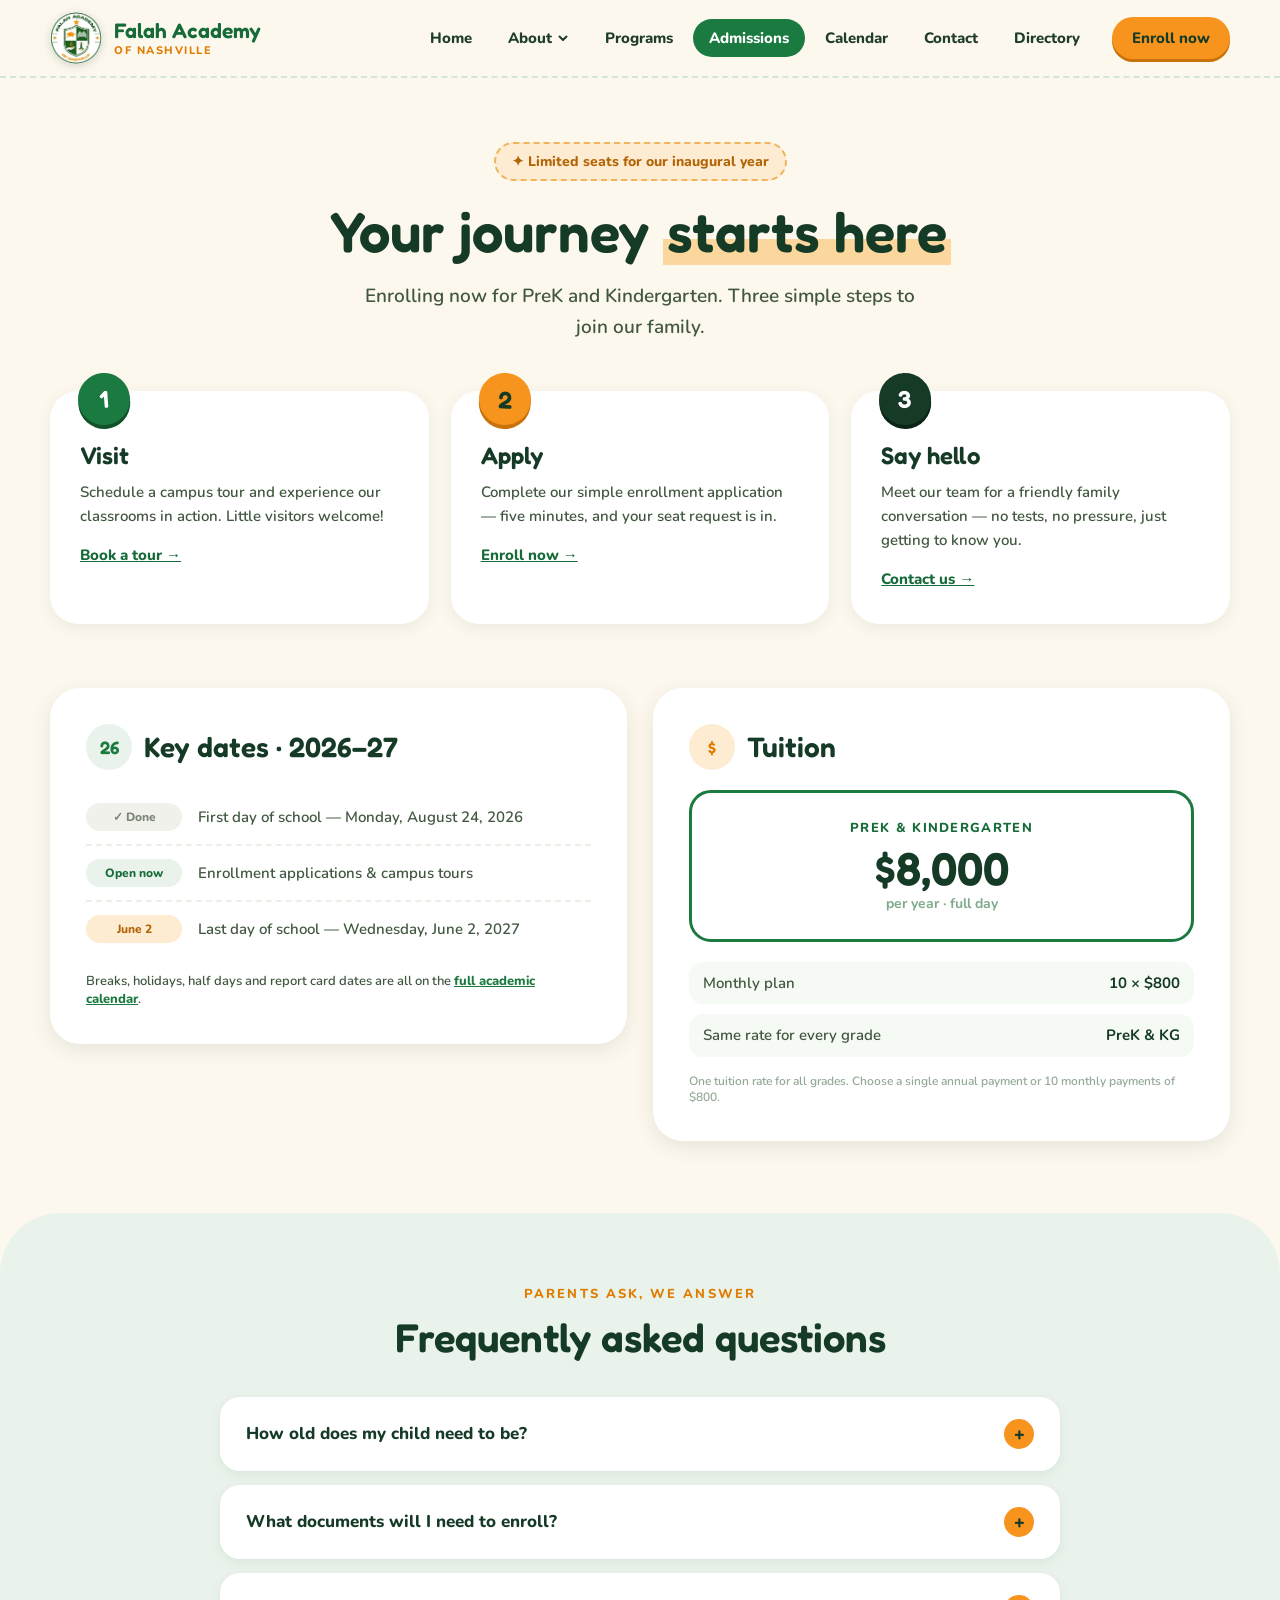
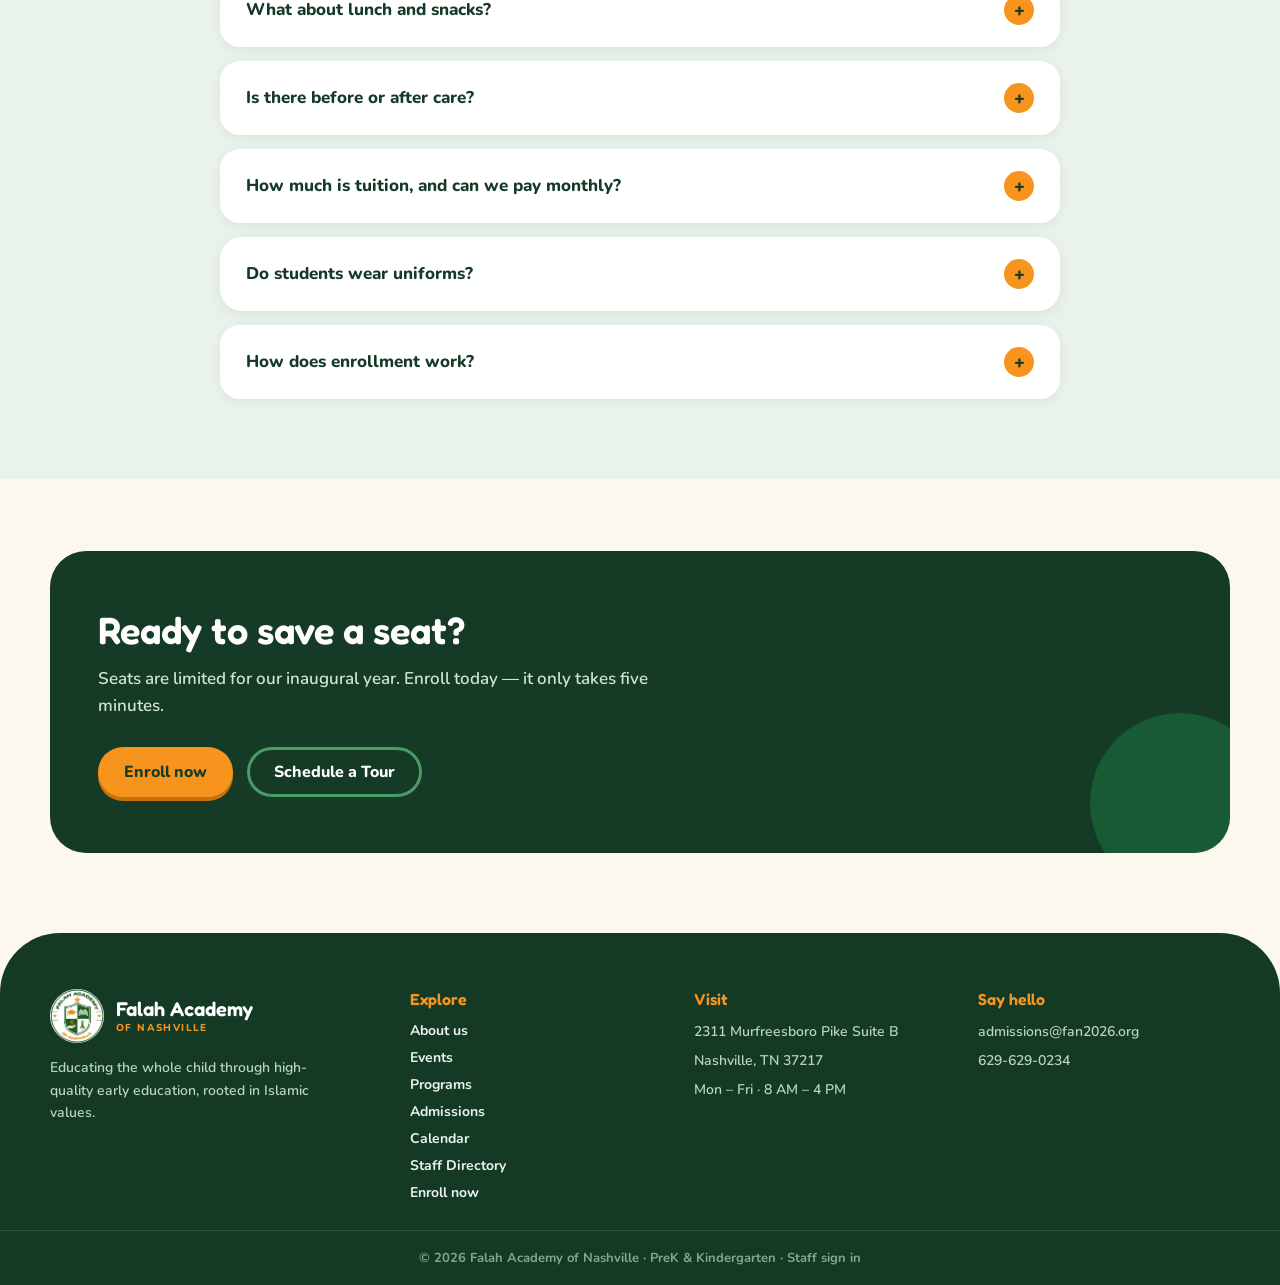
<file: Admissions.html>
<!DOCTYPE html>
<html lang="en">
<head>
<meta charset="utf-8">
<meta name="viewport" content="width=device-width, initial-scale=1">
<title>Admissions — Falah Academy of Nashville</title>
<link rel="preconnect" href="https://fonts.googleapis.com">
<link rel="preconnect" href="https://fonts.gstatic.com" crossorigin>
<link href="https://fonts.googleapis.com/css2?family=Fredoka:wght@400;500;600;700&family=Nunito:wght@400;600;700;800;900&display=swap" rel="stylesheet">
<link rel="icon" href="assets/logo.jpeg">
<meta name="description" content="Admissions at Falah Academy of Nashville — three simple steps, key dates, tuition, and answers to common questions.">
<style>
html,body{margin:0;padding:0;background:#FDF8EE;color:#1F3D2B;font-family:'Nunito',sans-serif}
a{color:#1B7A40}
a:hover{color:#E07C00}
::selection{background:#FBD79E}
details summary{cursor:pointer;list-style:none}
details summary::-webkit-details-marker{display:none}
details[open] .faq-plus{transform:rotate(45deg)}

.nav-link{text-decoration:none;font:800 15px 'Nunito',sans-serif;color:#1F3D2B;padding:9px 16px;border-radius:999px;transition:background .15s,color .15s}
.nav-link:hover{background:#E9F3EB;color:#1F3D2B}
.nav-link.active{color:#fff;background:#1B7A40}
.nav-link.active:hover{background:#1B7A40;color:#fff}

.cta-pill{text-decoration:none;font:800 15px 'Nunito',sans-serif;color:#153A26;background:#F7941D;padding:11px 20px;border-radius:999px;box-shadow:0 3px 0 #C9720A;white-space:nowrap;display:inline-block;transition:transform .15s,box-shadow .15s}
.cta-pill:hover{transform:translateY(-2px);box-shadow:0 5px 0 #C9720A;color:#153A26}

.cta-pill-lg{text-decoration:none;font:800 16px 'Nunito',sans-serif;color:#153A26;background:#F7941D;padding:14px 26px;border-radius:999px;box-shadow:0 4px 0 #C9720A;display:inline-block;transition:transform .15s}
.cta-pill-lg:hover{transform:translateY(-2px);color:#153A26}

.btn-outline{text-decoration:none;font:800 16px 'Nunito',sans-serif;color:#fff;border:3px solid #4C9A66;padding:11px 24px;border-radius:999px;display:inline-block;transition:background .15s,color .15s}
.btn-outline:hover{background:#1B7A40;color:#fff}

.footer-link{color:#EAF3EC;text-decoration:none;transition:color .15s}
.footer-link:hover{color:#F7941D}

.footer-muted-link{color:#B9D4C0;text-decoration:none;transition:color .15s}
.footer-muted-link:hover{color:#F7941D}
</style>
<link rel="stylesheet" href="assets/site.css">
<script defer src="assets/site.js"></script>
</head>
<body>

<header style="position:sticky;top:0;z-index:50;background:rgba(253,248,238,.94);backdrop-filter:blur(8px);border-bottom:2px dashed #D5E5D9">
  <div class="hdr" style="max-width:1180px;margin:0 auto;padding:12px 24px;display:flex;align-items:center;gap:16px">
    <a href="index.html" style="display:flex;align-items:center;gap:12px;text-decoration:none;color:#153A26">
      <img src="assets/logo.jpeg" alt="Falah Academy of Nashville crest" style="width:52px;height:52px;border-radius:50%;background:#fff;object-fit:cover;box-shadow:0 2px 8px rgba(20,60,35,.18)">
      <span style="display:flex;flex-direction:column;line-height:1.05">
        <span style="font:600 21px 'Fredoka',sans-serif;color:#166B38">Falah Academy</span>
        <span style="font:800 11px 'Nunito',sans-serif;letter-spacing:.14em;text-transform:uppercase;color:#E07C00">of Nashville</span>
      </span>
    </a>
    <nav id="site-nav" style="margin-left:auto;display:flex;align-items:center;gap:4px">
      <a href="index.html" class="nav-link">Home</a>
      <div class="nav-dd">
        <a href="About.html" class="nav-link" aria-haspopup="true">About <svg class="nav-caret" viewBox="0 0 12 12" aria-hidden="true"><path d="M2.5 4.5 6 8l3.5-3.5" fill="none" stroke="currentColor" stroke-width="2" stroke-linecap="round" stroke-linejoin="round"/></svg></a>
        <div class="nav-dd-menu">
          <a href="About.html" class="nav-dd-item">Our story</a>
          <a href="Events.html" class="nav-dd-item">Events</a>
        </div>
      </div>
      <a href="Programs.html" class="nav-link">Programs</a>
      <a href="Admissions.html" class="nav-link active">Admissions</a>
      <a href="Calendar.html" class="nav-link">Calendar</a>
      <a href="Contact.html" class="nav-link">Contact</a>
      <a href="Directory.html" class="nav-link">Directory</a>
    </nav>
    <button class="nav-toggle" type="button" aria-haspopup="true" aria-expanded="false" aria-controls="site-nav" aria-label="Menu">
      <span class="bars" aria-hidden="true"><span></span><span></span><span></span></span>
    </button>
    <a href="https://app.schoolpro.us/Application/StudentRegistration/38708" target="_blank" rel="noopener" class="cta-pill">Enroll now</a>
  </div>
</header>

<section style="max-width:1180px;margin:0 auto;padding:64px 24px 48px;text-align:center">
  <div style="display:inline-flex;align-items:center;gap:8px;background:#FDEBD2;border:2px dashed #F0B45B;color:#B36405;font:800 14px 'Nunito',sans-serif;padding:8px 16px;border-radius:999px;margin-bottom:20px">✦ Limited seats for our inaugural year</div>
  <h1 style="font:600 56px/1.1 'Fredoka',sans-serif;color:#153A26;margin:0 0 18px">Your journey <span style="background:linear-gradient(transparent 62%, #FBD79E 62%);padding:0 4px">starts here</span></h1>
  <p style="font:600 19px/1.65 'Nunito',sans-serif;color:#41573F;max-width:560px;margin:0 auto;text-wrap:pretty">Enrolling now for PreK and Kindergarten. Three simple steps to join our family.</p>
</section>

<section class="rg3" style="max-width:1180px;margin:0 auto;padding:0 24px;display:grid;grid-template-columns:repeat(3,1fr);gap:22px;row-gap:40px">
  <div style="background:#fff;border-radius:28px;padding:34px 30px;box-shadow:0 4px 16px rgba(20,60,35,.08);position:relative">
    <div style="position:absolute;top:-18px;left:28px;width:52px;height:52px;border-radius:50%;background:#1B7A40;color:#fff;font:600 24px 'Fredoka',sans-serif;display:flex;align-items:center;justify-content:center;box-shadow:0 4px 0 #12522B;transform:rotate(-4deg)">1</div>
    <h3 style="font:600 24px 'Fredoka',sans-serif;color:#153A26;margin:16px 0 10px">Visit</h3>
    <p style="font:600 15px/1.6 'Nunito',sans-serif;color:#41573F;margin:0 0 16px">Schedule a campus tour and experience our classrooms in action. Little visitors welcome!</p>
    <a href="Contact.html" style="font:800 15px 'Nunito',sans-serif;color:#166B38">Book a tour →</a>
  </div>
  <div style="background:#fff;border-radius:28px;padding:34px 30px;box-shadow:0 4px 16px rgba(20,60,35,.08);position:relative">
    <div style="position:absolute;top:-18px;left:28px;width:52px;height:52px;border-radius:50%;background:#F7941D;color:#153A26;font:600 24px 'Fredoka',sans-serif;display:flex;align-items:center;justify-content:center;box-shadow:0 4px 0 #C9720A;transform:rotate(3deg)">2</div>
    <h3 style="font:600 24px 'Fredoka',sans-serif;color:#153A26;margin:16px 0 10px">Apply</h3>
    <p style="font:600 15px/1.6 'Nunito',sans-serif;color:#41573F;margin:0 0 16px">Complete our simple enrollment application — five minutes, and your seat request is in.</p>
    <a href="https://app.schoolpro.us/Application/StudentRegistration/38708" target="_blank" rel="noopener" style="font:800 15px 'Nunito',sans-serif;color:#166B38">Enroll now →</a>
  </div>
  <div style="background:#fff;border-radius:28px;padding:34px 30px;box-shadow:0 4px 16px rgba(20,60,35,.08);position:relative">
    <div style="position:absolute;top:-18px;left:28px;width:52px;height:52px;border-radius:50%;background:#153A26;color:#fff;font:600 24px 'Fredoka',sans-serif;display:flex;align-items:center;justify-content:center;box-shadow:0 4px 0 #0B2417;transform:rotate(-3deg)">3</div>
    <h3 style="font:600 24px 'Fredoka',sans-serif;color:#153A26;margin:16px 0 10px">Say hello</h3>
    <p style="font:600 15px/1.6 'Nunito',sans-serif;color:#41573F;margin:0 0 16px">Meet our team for a friendly family conversation — no tests, no pressure, just getting to know you.</p>
    <a href="Contact.html" style="font:800 15px 'Nunito',sans-serif;color:#166B38">Contact us →</a>
  </div>
</section>

<section style="max-width:1180px;margin:0 auto;padding:64px 24px 0">
  <div class="rg2" style="display:grid;grid-template-columns:1fr 1fr;gap:26px;align-items:start">
    <div style="background:#fff;border-radius:30px;padding:36px;box-shadow:0 6px 20px rgba(20,60,35,.10)">
      <div style="display:flex;align-items:center;gap:12px;margin-bottom:20px">
        <div style="width:46px;height:46px;border-radius:50%;background:#E9F3EB;display:flex;align-items:center;justify-content:center;font:600 18px 'Fredoka',sans-serif;color:#1B7A40">26</div>
        <h2 style="font:600 28px 'Fredoka',sans-serif;color:#153A26;margin:0">Key dates · 2026–27</h2>
      </div>
      <div style="display:flex;flex-direction:column">
        <div style="display:flex;gap:16px;padding:13px 0;border-bottom:2px dashed #EAF0E6;align-items:center"><span style="flex-shrink:0;width:96px;background:#F1F1EC;color:#7A8578;font:800 12px 'Nunito',sans-serif;padding:6px 0;border-radius:999px;text-align:center">✓ Done</span><span style="font:600 15px 'Nunito',sans-serif;color:#41573F">First day of school — Monday, August 24, 2026</span></div>
        <div style="display:flex;gap:16px;padding:13px 0;border-bottom:2px dashed #EAF0E6;align-items:center"><span style="flex-shrink:0;width:96px;background:#E9F3EB;color:#166B38;font:800 12px 'Nunito',sans-serif;padding:6px 0;border-radius:999px;text-align:center">Open now</span><span style="font:600 15px 'Nunito',sans-serif;color:#41573F">Enrollment applications &amp; campus tours</span></div>
        <div style="display:flex;gap:16px;padding:13px 0;align-items:center"><span style="flex-shrink:0;width:96px;background:#FDEBD2;color:#B36405;font:800 12px 'Nunito',sans-serif;padding:6px 0;border-radius:999px;text-align:center">June 2</span><span style="font:600 15px 'Nunito',sans-serif;color:#41573F">Last day of school &mdash; Wednesday, June 2, 2027</span></div>
      </div>
      <p style="font:600 13px 'Nunito',sans-serif;color:#41573F;margin:16px 0 0">Breaks, holidays, half days and report card dates are all on the <a href="Calendar.html" style="font-weight:800">full academic calendar</a>.</p>
    </div>
    <div style="background:#fff;border-radius:30px;padding:36px;box-shadow:0 6px 20px rgba(20,60,35,.10)">
      <div style="display:flex;align-items:center;gap:12px;margin-bottom:20px">
        <div style="width:46px;height:46px;border-radius:50%;background:#FDEBD2;display:flex;align-items:center;justify-content:center;font:600 18px 'Fredoka',sans-serif;color:#E07C00">$</div>
        <h2 style="font:600 28px 'Fredoka',sans-serif;color:#153A26;margin:0">Tuition</h2>
      </div>
      <div style="border:3px solid #1B7A40;border-radius:22px;padding:26px;text-align:center;margin-bottom:20px">
        <div style="font:800 13px 'Nunito',sans-serif;letter-spacing:.1em;text-transform:uppercase;color:#166B38;margin-bottom:6px">PreK &amp; Kindergarten</div>
        <div style="font:600 46px 'Fredoka',sans-serif;color:#153A26;line-height:1.1">$8,000</div>
        <div style="font:700 14px 'Nunito',sans-serif;color:#7FA98B">per year &middot; full day</div>
      </div>
      <div style="display:flex;flex-direction:column;gap:10px;font:600 15px/1.5 'Nunito',sans-serif;color:#41573F">
        <div style="display:flex;justify-content:space-between;gap:12px;padding:10px 14px;background:#F6FAF4;border-radius:14px"><span>Monthly plan</span><b style="color:#153A26">10 &times; $800</b></div>
        <div style="display:flex;justify-content:space-between;gap:12px;padding:10px 14px;background:#F6FAF4;border-radius:14px"><span>Same rate for every grade</span><b style="color:#153A26">PreK &amp; KG</b></div>
      </div>
      <p style="font:600 12px 'Nunito',sans-serif;color:#93A996;margin:16px 0 0">One tuition rate for all grades. Choose a single annual payment or 10 monthly payments of $800.</p>
    </div>
  </div>
</section>

<section style="background:#E9F3EB;border-radius:60px 60px 0 0;margin-top:72px">
  <div style="max-width:840px;margin:0 auto;padding:72px 24px 80px">
    <div style="text-align:center;margin-bottom:36px">
      <div style="font:800 13px 'Nunito',sans-serif;letter-spacing:.16em;text-transform:uppercase;color:#E07C00;margin-bottom:10px">Parents ask, we answer</div>
      <h2 style="font:600 40px 'Fredoka',sans-serif;color:#153A26;margin:0">Frequently asked questions</h2>
    </div>
    <div style="display:flex;flex-direction:column;gap:14px">
      <details style="background:#fff;border-radius:20px;padding:22px 26px;box-shadow:0 3px 12px rgba(20,60,35,.07)">
        <summary style="display:flex;align-items:center;justify-content:space-between;gap:16px;font:800 17px 'Nunito',sans-serif;color:#153A26">How old does my child need to be?<span class="faq-plus" style="flex-shrink:0;width:30px;height:30px;border-radius:50%;background:#F7941D;color:#153A26;display:flex;align-items:center;justify-content:center;font:900 18px 'Nunito',sans-serif;transition:transform .2s">+</span></summary>
        <p style="font:600 15px/1.65 'Nunito',sans-serif;color:#41573F;margin:14px 0 0">Following Tennessee guidelines: Kindergartners must turn 5 on or before August 15, 2026. PreK is for children who are 3 or 4 by August 15 (and fully potty-trained).</p>
      </details>
      <details style="background:#fff;border-radius:20px;padding:22px 26px;box-shadow:0 3px 12px rgba(20,60,35,.07)">
        <summary style="display:flex;align-items:center;justify-content:space-between;gap:16px;font:800 17px 'Nunito',sans-serif;color:#153A26">What documents will I need to enroll?<span class="faq-plus" style="flex-shrink:0;width:30px;height:30px;border-radius:50%;background:#F7941D;color:#153A26;display:flex;align-items:center;justify-content:center;font:900 18px 'Nunito',sans-serif;transition:transform .2s">+</span></summary>
        <p style="font:600 15px/1.65 'Nunito',sans-serif;color:#41573F;margin:14px 0 0">The Tennessee basics: a certified birth certificate, an official TN Immunization Certificate, proof of a physical exam within the past 12 months, and proof of residency. Our enrollment form walks you through the full checklist.</p>
      </details>
      <details style="background:#fff;border-radius:20px;padding:22px 26px;box-shadow:0 3px 12px rgba(20,60,35,.07)">
        <summary style="display:flex;align-items:center;justify-content:space-between;gap:16px;font:800 17px 'Nunito',sans-serif;color:#153A26">What about lunch and snacks?<span class="faq-plus" style="flex-shrink:0;width:30px;height:30px;border-radius:50%;background:#F7941D;color:#153A26;display:flex;align-items:center;justify-content:center;font:900 18px 'Nunito',sans-serif;transition:transform .2s">+</span></summary>
        <p style="font:600 15px/1.65 'Nunito',sans-serif;color:#41573F;margin:14px 0 0">Families pack lunch and a water bottle; we provide a morning snack. We're a nut-aware school and will share allergy guidelines before the first day.</p>
      </details>
      <details style="background:#fff;border-radius:20px;padding:22px 26px;box-shadow:0 3px 12px rgba(20,60,35,.07)">
        <summary style="display:flex;align-items:center;justify-content:space-between;gap:16px;font:800 17px 'Nunito',sans-serif;color:#153A26">Is there before or after care?<span class="faq-plus" style="flex-shrink:0;width:30px;height:30px;border-radius:50%;background:#F7941D;color:#153A26;display:flex;align-items:center;justify-content:center;font:900 18px 'Nunito',sans-serif;transition:transform .2s">+</span></summary>
        <p style="font:600 15px/1.65 'Nunito',sans-serif;color:#41573F;margin:14px 0 0">The school day runs 8:00–3:00. We're exploring extended care based on family interest — tell us on the enrollment form if you'd use it!</p>
      </details>
      <details style="background:#fff;border-radius:20px;padding:22px 26px;box-shadow:0 3px 12px rgba(20,60,35,.07)">
        <summary style="display:flex;align-items:center;justify-content:space-between;gap:16px;font:800 17px 'Nunito',sans-serif;color:#153A26">How much is tuition, and can we pay monthly?<span class="faq-plus" style="flex-shrink:0;width:30px;height:30px;border-radius:50%;background:#F7941D;color:#153A26;display:flex;align-items:center;justify-content:center;font:900 18px 'Nunito',sans-serif;transition:transform .2s">+</span></summary>
        <p style="font:600 15px/1.65 'Nunito',sans-serif;color:#41573F;margin:14px 0 0">Tuition is $8,000 per year for both PreK and Kindergarten &mdash; the same rate for every grade. Families may pay in full or spread it across 10 monthly payments of $800.</p>
      </details>
      <details style="background:#fff;border-radius:22px;padding:22px 26px;box-shadow:0 4px 14px rgba(20,60,35,.08)">
        <summary style="display:flex;align-items:center;justify-content:space-between;gap:16px;font:800 17px 'Nunito',sans-serif;color:#153A26">Do students wear uniforms?<span class="faq-plus" style="flex-shrink:0;width:30px;height:30px;border-radius:50%;background:#F7941D;color:#153A26;display:flex;align-items:center;justify-content:center;font:900 18px 'Nunito',sans-serif;transition:transform .2s">+</span></summary>
        <p style="font:600 15px/1.65 'Nunito',sans-serif;color:#41573F;margin:14px 0 0">A simple, comfy dress code that lets children play and learn freely. Full details (and where to buy) come with your welcome packet.</p>
      </details>
      <details style="background:#fff;border-radius:20px;padding:22px 26px;box-shadow:0 3px 12px rgba(20,60,35,.07)">
        <summary style="display:flex;align-items:center;justify-content:space-between;gap:16px;font:800 17px 'Nunito',sans-serif;color:#153A26">How does enrollment work?<span class="faq-plus" style="flex-shrink:0;width:30px;height:30px;border-radius:50%;background:#F7941D;color:#153A26;display:flex;align-items:center;justify-content:center;font:900 18px 'Nunito',sans-serif;transition:transform .2s">+</span></summary>
        <p style="font:600 15px/1.65 'Nunito',sans-serif;color:#41573F;margin:14px 0 0">Submit the form, and we'll confirm within two school days. Seats are offered in order of application, with priority for siblings. No fee is due until a seat is offered.</p>
      </details>
    </div>
  </div>
</section>

<section style="max-width:1180px;margin:0 auto;padding:72px 24px 8px">
  <div style="background:#153A26;border-radius:36px;padding:56px 48px;position:relative;overflow:hidden">
    <div style="position:absolute;bottom:-40px;right:-40px;width:180px;height:180px;border-radius:50%;background:#1B7A40;opacity:.5"></div>
    <div style="max-width:560px;position:relative">
      <h2 style="font:600 38px 'Fredoka',sans-serif;color:#fff;margin:0 0 12px">Ready to save a seat?</h2>
      <p style="font:600 17px/1.6 'Nunito',sans-serif;color:#CFE5D4;margin:0 0 28px">Seats are limited for our inaugural year. Enroll today — it only takes five minutes.</p>
      <div style="display:flex;gap:14px;flex-wrap:wrap">
        <a href="https://app.schoolpro.us/Application/StudentRegistration/38708" target="_blank" rel="noopener" class="cta-pill-lg">Enroll now</a>
        <a href="Contact.html" class="btn-outline">Schedule a Tour</a>
      </div>
    </div>
  </div>
</section>

<footer style="background:#143A26;color:#EAF3EC;margin-top:72px;border-radius:60px 60px 0 0">
  <div class="fgrid" style="max-width:1180px;margin:0 auto;padding:56px 24px 28px;display:grid;grid-template-columns:1.3fr 1fr 1fr 1fr;gap:32px">
    <div>
      <div style="display:flex;align-items:center;gap:12px;margin-bottom:14px">
        <img src="assets/logo.jpeg" alt="" style="width:54px;height:54px;border-radius:50%;background:#fff">
        <div style="line-height:1.1"><div style="font:600 20px 'Fredoka',sans-serif;color:#fff">Falah Academy</div><div style="font:800 10px 'Nunito',sans-serif;letter-spacing:.14em;text-transform:uppercase;color:#F7941D">of Nashville</div></div>
      </div>
      <p style="font:600 14px/1.6 'Nunito',sans-serif;color:#B9D4C0;margin:0;max-width:280px">Educating the whole child through high-quality early education, rooted in Islamic values.</p>
    </div>
    <div>
      <div style="font:600 16px 'Fredoka',sans-serif;color:#F7941D;margin-bottom:12px">Explore</div>
      <div style="display:flex;flex-direction:column;gap:8px;font:700 14px 'Nunito',sans-serif">
        <a href="About.html" class="footer-link">About us</a>
        <a href="Events.html" class="footer-link">Events</a>
        <a href="Programs.html" class="footer-link">Programs</a>
        <a href="Admissions.html" class="footer-link">Admissions</a>
        <a href="Calendar.html" class="footer-link">Calendar</a>
        <a href="Directory.html" class="footer-link">Staff Directory</a>
        <a href="https://app.schoolpro.us/Application/StudentRegistration/38708" target="_blank" rel="noopener" class="footer-link">Enroll now</a>
      </div>
    </div>
    <div>
      <div style="font:600 16px 'Fredoka',sans-serif;color:#F7941D;margin-bottom:12px">Visit</div>
      <div style="display:flex;flex-direction:column;gap:8px;font:600 14px/1.5 'Nunito',sans-serif;color:#B9D4C0">
        <span>2311 Murfreesboro Pike Suite B</span>
        <span>Nashville, TN 37217</span>
        <span>Mon – Fri · 8 AM – 4 PM</span>
      </div>
    </div>
    <div>
      <div style="font:600 16px 'Fredoka',sans-serif;color:#F7941D;margin-bottom:12px">Say hello</div>
      <div style="display:flex;flex-direction:column;gap:8px;font:600 14px/1.5 'Nunito',sans-serif">
        <a href="mailto:admissions@fan2026.org" class="footer-muted-link">admissions@fan2026.org</a>
        <span style="color:#B9D4C0">629-629-0234</span>
      </div>
    </div>
  </div>
  <div style="border-top:1px solid #24543A;text-align:center;padding:18px 24px;font:700 13px 'Nunito',sans-serif;color:#7FA98B">© 2026 Falah Academy of Nashville · PreK &amp; Kindergarten · <a href="Admin.html" class="footer-muted-link" style="color:#7FA98B">Staff sign in</a></div>
</footer>

</body>
</html>
</file>
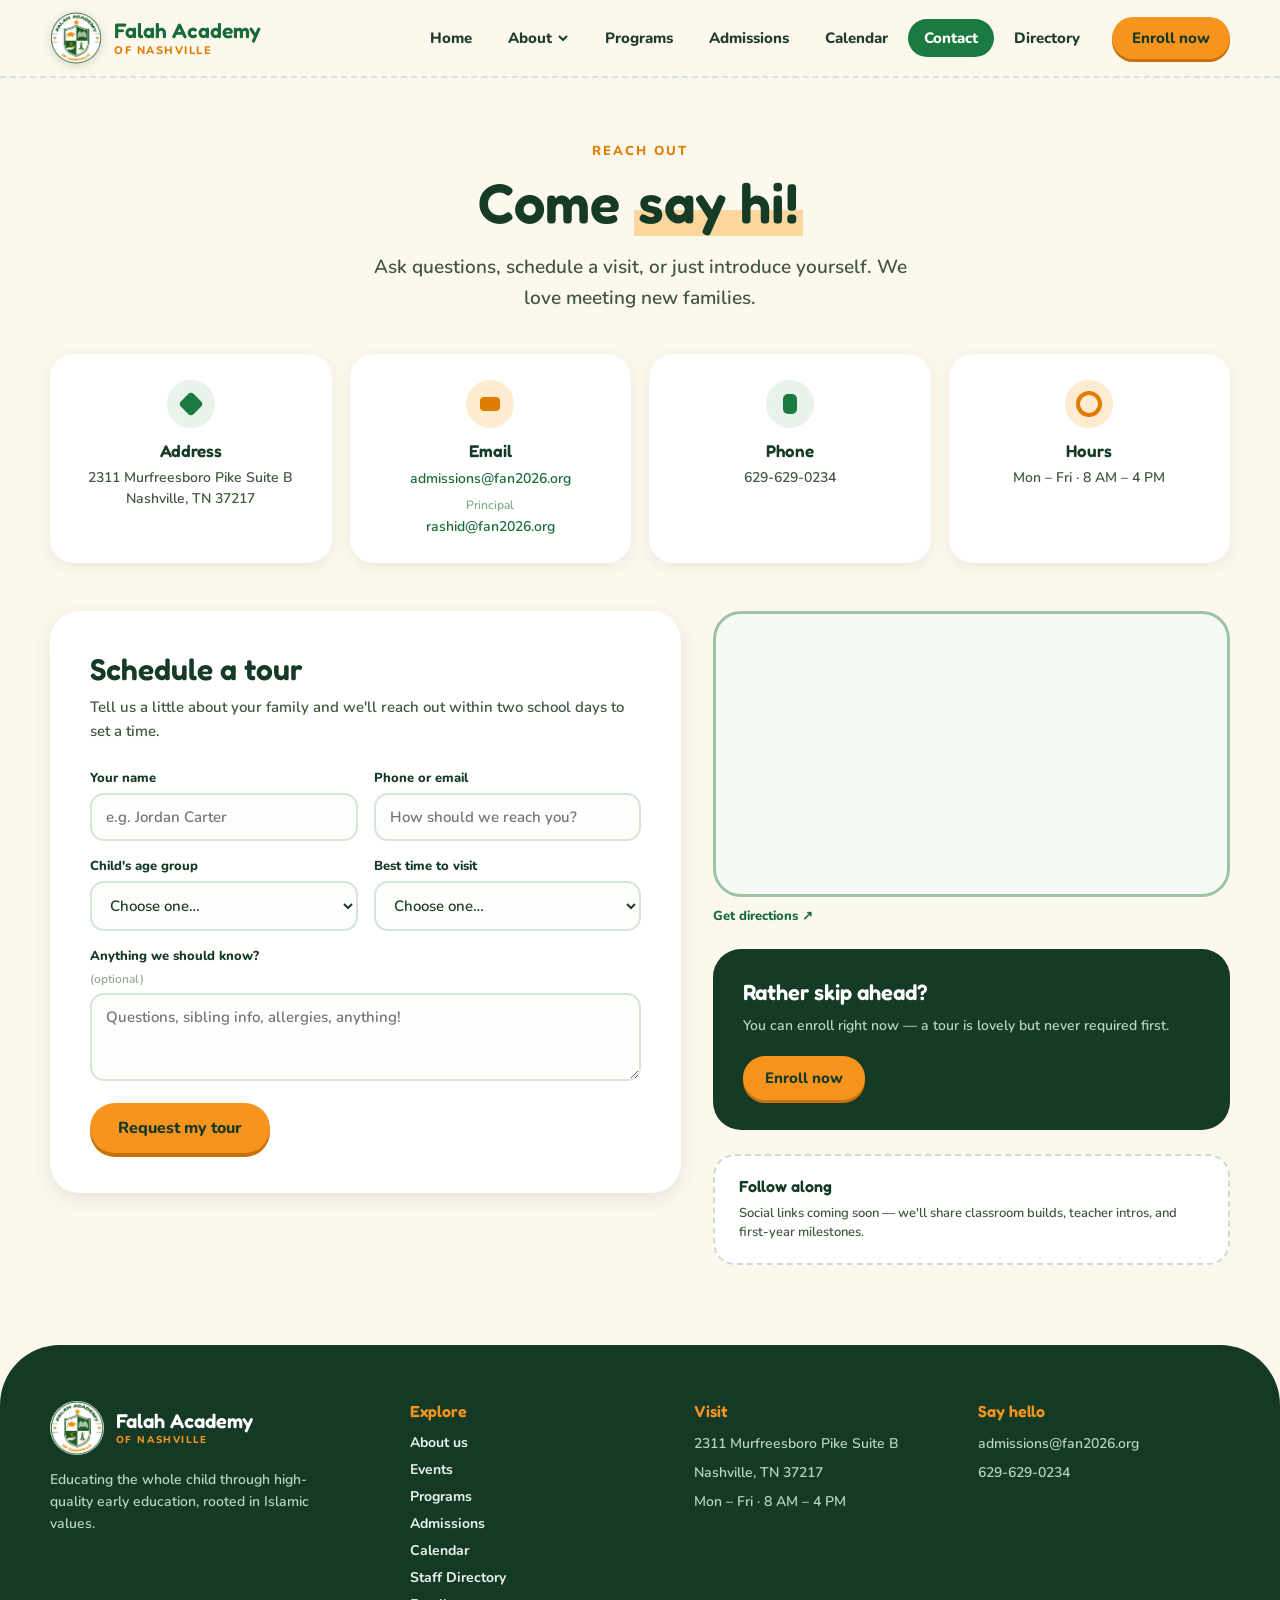
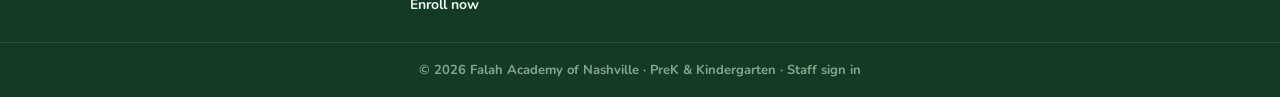
<file: Contact.html>
<!DOCTYPE html>
<html lang="en">
<head>
<meta charset="utf-8">
<meta name="viewport" content="width=device-width, initial-scale=1">
<title>Contact — Falah Academy of Nashville</title>
<link rel="preconnect" href="https://fonts.googleapis.com">
<link rel="preconnect" href="https://fonts.gstatic.com" crossorigin>
<link href="https://fonts.googleapis.com/css2?family=Fredoka:wght@400;500;600;700&family=Nunito:wght@400;600;700;800;900&display=swap" rel="stylesheet">
<link rel="icon" href="assets/logo.jpeg">
<meta name="description" content="Contact Falah Academy of Nashville — ask questions, schedule a campus tour, or say hello. We love meeting new families.">
<style>
html,body{margin:0;padding:0;background:#FDF8EE;color:#1F3D2B;font-family:'Nunito',sans-serif}
a{color:#1B7A40}
a:hover{color:#E07C00}
::selection{background:#FBD79E}
input,select,textarea{font-family:'Nunito',sans-serif}
input:focus,select:focus,textarea:focus{outline:3px solid #FBD79E;border-color:#F7941D !important}

.nav-link{text-decoration:none;font:800 15px 'Nunito',sans-serif;color:#1F3D2B;padding:9px 16px;border-radius:999px;transition:background .15s,color .15s}
.nav-link:hover{background:#E9F3EB;color:#1F3D2B}
.nav-link.active{color:#fff;background:#1B7A40}
.nav-link.active:hover{background:#1B7A40;color:#fff}

.cta-pill{text-decoration:none;font:800 15px 'Nunito',sans-serif;color:#153A26;background:#F7941D;padding:11px 20px;border-radius:999px;box-shadow:0 3px 0 #C9720A;white-space:nowrap;display:inline-block;transition:transform .15s,box-shadow .15s}
.cta-pill:hover{transform:translateY(-2px);box-shadow:0 5px 0 #C9720A;color:#153A26}

.cta-pill-sm{display:inline-block;text-decoration:none;font:800 15px 'Nunito',sans-serif;color:#153A26;background:#F7941D;padding:12px 22px;border-radius:999px;box-shadow:0 3px 0 #C9720A;transition:transform .15s}
.cta-pill-sm:hover{transform:translateY(-2px);color:#153A26}

.submit-btn{border:none;cursor:pointer;font:800 16px 'Nunito',sans-serif;color:#153A26;background:#F7941D;padding:14px 28px;border-radius:999px;box-shadow:0 4px 0 #C9720A;transition:transform .15s,box-shadow .15s}
.submit-btn:hover{transform:translateY(-2px);box-shadow:0 6px 0 #C9720A}

.reset-btn{border:none;cursor:pointer;font:800 14px 'Nunito',sans-serif;color:#166B38;background:#E9F3EB;padding:11px 20px;border-radius:999px;transition:background .15s}
.reset-btn:hover{background:#D8EBDC}

.mailto-hover:hover{color:#E07C00}

.footer-link{color:#EAF3EC;text-decoration:none;transition:color .15s}
.footer-link:hover{color:#F7941D}

.footer-muted-link{color:#B9D4C0;text-decoration:none;transition:color .15s}
.footer-muted-link:hover{color:#F7941D}
</style>
<link rel="stylesheet" href="assets/site.css">
<script defer src="assets/site.js"></script>
</head>
<body>

<header style="position:sticky;top:0;z-index:50;background:rgba(253,248,238,.94);backdrop-filter:blur(8px);border-bottom:2px dashed #D5E5D9">
  <div class="hdr" style="max-width:1180px;margin:0 auto;padding:12px 24px;display:flex;align-items:center;gap:16px">
    <a href="index.html" style="display:flex;align-items:center;gap:12px;text-decoration:none;color:#153A26">
      <img src="assets/logo.jpeg" alt="Falah Academy of Nashville crest" style="width:52px;height:52px;border-radius:50%;background:#fff;object-fit:cover;box-shadow:0 2px 8px rgba(20,60,35,.18)">
      <span style="display:flex;flex-direction:column;line-height:1.05">
        <span style="font:600 21px 'Fredoka',sans-serif;color:#166B38">Falah Academy</span>
        <span style="font:800 11px 'Nunito',sans-serif;letter-spacing:.14em;text-transform:uppercase;color:#E07C00">of Nashville</span>
      </span>
    </a>
    <nav id="site-nav" style="margin-left:auto;display:flex;align-items:center;gap:4px">
      <a href="index.html" class="nav-link">Home</a>
      <div class="nav-dd">
        <a href="About.html" class="nav-link" aria-haspopup="true">About <svg class="nav-caret" viewBox="0 0 12 12" aria-hidden="true"><path d="M2.5 4.5 6 8l3.5-3.5" fill="none" stroke="currentColor" stroke-width="2" stroke-linecap="round" stroke-linejoin="round"/></svg></a>
        <div class="nav-dd-menu">
          <a href="About.html" class="nav-dd-item">Our story</a>
          <a href="Events.html" class="nav-dd-item">Events</a>
        </div>
      </div>
      <a href="Programs.html" class="nav-link">Programs</a>
      <a href="Admissions.html" class="nav-link">Admissions</a>
      <a href="Calendar.html" class="nav-link">Calendar</a>
      <a href="Contact.html" class="nav-link active">Contact</a>
      <a href="Directory.html" class="nav-link">Directory</a>
    </nav>
    <button class="nav-toggle" type="button" aria-haspopup="true" aria-expanded="false" aria-controls="site-nav" aria-label="Menu">
      <span class="bars" aria-hidden="true"><span></span><span></span><span></span></span>
    </button>
    <a href="https://app.schoolpro.us/Application/StudentRegistration/38708" target="_blank" rel="noopener" class="cta-pill">Enroll now</a>
  </div>
</header>

<section style="max-width:1180px;margin:0 auto;padding:64px 24px 40px;text-align:center">
  <div style="font:800 13px 'Nunito',sans-serif;letter-spacing:.16em;text-transform:uppercase;color:#E07C00;margin-bottom:12px">Reach out</div>
  <h1 style="font:600 56px/1.1 'Fredoka',sans-serif;color:#153A26;margin:0 0 18px">Come <span style="background:linear-gradient(transparent 62%, #FBD79E 62%);padding:0 4px">say hi!</span></h1>
  <p style="font:600 19px/1.65 'Nunito',sans-serif;color:#41573F;max-width:560px;margin:0 auto;text-wrap:pretty">Ask questions, schedule a visit, or just introduce yourself. We love meeting new families.</p>
</section>

<section class="rg4" style="max-width:1180px;margin:0 auto;padding:0 24px;display:grid;grid-template-columns:repeat(4,1fr);gap:18px">
  <div style="background:#fff;border-radius:24px;padding:26px;box-shadow:0 4px 16px rgba(20,60,35,.08);text-align:center">
    <div style="width:48px;height:48px;border-radius:50%;background:#E9F3EB;margin:0 auto 12px;display:flex;align-items:center;justify-content:center"><div style="width:18px;height:18px;background:#1B7A40;transform:rotate(45deg);border-radius:4px"></div></div>
    <div style="font:600 17px 'Fredoka',sans-serif;color:#153A26;margin-bottom:6px">Address</div>
    <div style="font:600 14px/1.5 'Nunito',sans-serif;color:#41573F">2311 Murfreesboro Pike Suite B<br>Nashville, TN 37217</div>
  </div>
  <div style="background:#fff;border-radius:24px;padding:26px;box-shadow:0 4px 16px rgba(20,60,35,.08);text-align:center">
    <div style="width:48px;height:48px;border-radius:50%;background:#FDEBD2;margin:0 auto 12px;display:flex;align-items:center;justify-content:center"><div style="width:20px;height:14px;background:#E07C00;border-radius:4px"></div></div>
    <div style="font:600 17px 'Fredoka',sans-serif;color:#153A26;margin-bottom:6px">Email</div>
    <a href="mailto:admissions@fan2026.org" class="mailto-hover" style="font:600 14px/1.5 'Nunito',sans-serif;color:#166B38;text-decoration:none">admissions@fan2026.org</a>
    <div style="font:600 12px 'Nunito',sans-serif;color:#7FA98B;margin:8px 0 2px">Principal</div>
    <a href="mailto:rashid@fan2026.org" class="mailto-hover" style="font:600 14px/1.5 'Nunito',sans-serif;color:#166B38;text-decoration:none">rashid@fan2026.org</a>
  </div>
  <div style="background:#fff;border-radius:24px;padding:26px;box-shadow:0 4px 16px rgba(20,60,35,.08);text-align:center">
    <div style="width:48px;height:48px;border-radius:50%;background:#E9F3EB;margin:0 auto 12px;display:flex;align-items:center;justify-content:center"><div style="width:14px;height:20px;background:#1B7A40;border-radius:5px"></div></div>
    <div style="font:600 17px 'Fredoka',sans-serif;color:#153A26;margin-bottom:6px">Phone</div>
    <div style="font:600 14px/1.5 'Nunito',sans-serif;color:#41573F">629-629-0234</div>
  </div>
  <div style="background:#fff;border-radius:24px;padding:26px;box-shadow:0 4px 16px rgba(20,60,35,.08);text-align:center">
    <div style="width:48px;height:48px;border-radius:50%;background:#FDEBD2;margin:0 auto 12px;display:flex;align-items:center;justify-content:center"><div style="width:18px;height:18px;border-radius:50%;border:4px solid #E07C00"></div></div>
    <div style="font:600 17px 'Fredoka',sans-serif;color:#153A26;margin-bottom:6px">Hours</div>
    <div style="font:600 14px/1.5 'Nunito',sans-serif;color:#41573F">Mon – Fri · 8 AM – 4 PM</div>
  </div>
</section>

<section class="rg2" style="max-width:1180px;margin:0 auto;padding:48px 24px 8px;display:grid;grid-template-columns:1.1fr .9fr;gap:32px;align-items:start">
  <div style="background:#fff;border-radius:30px;padding:40px;box-shadow:0 6px 20px rgba(20,60,35,.10)">

    <form id="tour-form" onsubmit="return false">
      <div id="tour-form-view">
        <h2 style="font:600 30px 'Fredoka',sans-serif;color:#153A26;margin:0 0 8px">Schedule a tour</h2>
        <p style="font:600 15px/1.6 'Nunito',sans-serif;color:#41573F;margin:0 0 26px">Tell us a little about your family and we'll reach out within two school days to set a time.</p>
        <div class="fldg" style="display:grid;grid-template-columns:1fr 1fr;gap:16px">
          <label style="display:flex;flex-direction:column;gap:6px;font:800 13px 'Nunito',sans-serif;color:#153A26">Your name
            <input id="tour-name" placeholder="e.g. Jordan Carter" style="border:2px solid #D5E5D9;border-radius:14px;padding:12px 14px;font:600 15px 'Nunito',sans-serif;color:#1F3D2B;background:#FDFDFB">
          </label>
          <label style="display:flex;flex-direction:column;gap:6px;font:800 13px 'Nunito',sans-serif;color:#153A26">Phone or email
            <input id="tour-contact" placeholder="How should we reach you?" style="border:2px solid #D5E5D9;border-radius:14px;padding:12px 14px;font:600 15px 'Nunito',sans-serif;color:#1F3D2B;background:#FDFDFB">
          </label>
          <label style="display:flex;flex-direction:column;gap:6px;font:800 13px 'Nunito',sans-serif;color:#153A26">Child's age group
            <select id="tour-program" style="border:2px solid #D5E5D9;border-radius:14px;padding:12px 14px;font:600 15px 'Nunito',sans-serif;color:#1F3D2B;background:#FDFDFB">
              <option value="">Choose one…</option>
              <option value="prek">PreK (ages 3–4)</option>
              <option value="k">Kindergarten (age 5)</option>
              <option value="both">Both — two kiddos!</option>
              <option value="other">Just curious</option>
            </select>
          </label>
          <label style="display:flex;flex-direction:column;gap:6px;font:800 13px 'Nunito',sans-serif;color:#153A26">Best time to visit
            <select id="tour-time" style="border:2px solid #D5E5D9;border-radius:14px;padding:12px 14px;font:600 15px 'Nunito',sans-serif;color:#1F3D2B;background:#FDFDFB">
              <option value="">Choose one…</option>
              <option value="morning">Weekday morning</option>
              <option value="midday">Weekday midday</option>
              <option value="afternoon">Weekday afternoon</option>
            </select>
          </label>
          <label style="grid-column:1/-1;display:flex;flex-direction:column;gap:6px;font:800 13px 'Nunito',sans-serif;color:#153A26">Anything we should know? <span style="font:600 12px 'Nunito',sans-serif;color:#93A996">(optional)</span>
            <textarea id="tour-msg" rows="3" placeholder="Questions, sibling info, allergies, anything!" style="border:2px solid #D5E5D9;border-radius:14px;padding:12px 14px;font:600 15px 'Nunito',sans-serif;color:#1F3D2B;background:#FDFDFB;resize:vertical"></textarea>
          </label>
        </div>
        <div id="tour-error" style="display:none;margin-top:14px;background:#FDEBD2;border:2px dashed #F0B45B;color:#B36405;font:700 14px 'Nunito',sans-serif;padding:10px 16px;border-radius:14px"></div>
        <button type="button" class="submit-btn" style="margin-top:22px" onclick="fahSubmitTour()">Request my tour</button>
      </div>
      <div id="tour-success-view" style="display:none;text-align:center;padding:40px 20px">
        <div style="width:84px;height:84px;border-radius:50%;background:#E9F3EB;margin:0 auto 20px;display:flex;align-items:center;justify-content:center"><svg viewBox="0 0 24 24" style="width:40px;height:40px;fill:#1B7A40"><path d="M12 2l2.9 6.2 6.6.8-4.9 4.6 1.3 6.5L12 16.8 6.1 20l1.3-6.5L2.5 9l6.6-.8z"></path></svg></div>
        <h2 style="font:600 32px 'Fredoka',sans-serif;color:#153A26;margin:0 0 10px">Yay — request received!</h2>
        <p style="font:600 16px/1.6 'Nunito',sans-serif;color:#41573F;margin:0 0 24px;max-width:380px;margin-left:auto;margin-right:auto">Thanks, <span id="tour-sent-name">friend</span>! We'll reach out within two school days to find a tour time that works.</p>
        <button type="button" class="reset-btn" onclick="fahResetTour()">Send another request</button>
      </div>
    </form>

  </div>
  <div style="display:flex;flex-direction:column;gap:24px">
    <div style="border-radius:28px;border:3px solid #9CC3A6;overflow:hidden;background:#F6FAF4">
      <iframe
        title="Map showing Falah Academy of Nashville at 2311 Murfreesboro Pike Suite B, Nashville, TN 37217"
        src="https://www.google.com/maps?q=2311+Murfreesboro+Pike+Suite+B,+Nashville,+TN+37217&output=embed"
        width="100%" height="280" style="display:block;border:0" loading="lazy" referrerpolicy="no-referrer-when-downgrade" allowfullscreen></iframe>
    </div>
    <a href="https://www.google.com/maps/search/?api=1&query=2311+Murfreesboro+Pike+Suite+B,+Nashville,+TN+37217" target="_blank" rel="noopener" style="align-self:flex-start;margin-top:-14px;text-decoration:none;font:800 13px 'Nunito',sans-serif;color:#166B38">Get directions ↗</a>
    <div style="background:#153A26;border-radius:28px;padding:30px">
      <h3 style="font:600 22px 'Fredoka',sans-serif;color:#fff;margin:0 0 10px">Rather skip ahead?</h3>
      <p style="font:600 14px/1.6 'Nunito',sans-serif;color:#B9D4C0;margin:0 0 18px">You can enroll right now — a tour is lovely but never required first.</p>
      <a href="https://app.schoolpro.us/Application/StudentRegistration/38708" target="_blank" rel="noopener" class="cta-pill-sm">Enroll now</a>
    </div>
    <div style="background:#fff;border:2px dashed #C9DECD;border-radius:22px;padding:20px 24px">
      <div style="font:600 16px 'Fredoka',sans-serif;color:#153A26;margin-bottom:8px">Follow along</div>
      <p style="font:600 13px/1.5 'Nunito',sans-serif;color:#41573F;margin:0">Social links coming soon — we'll share classroom builds, teacher intros, and first-year milestones.</p>
    </div>
  </div>
</section>

<footer style="background:#143A26;color:#EAF3EC;margin-top:72px;border-radius:60px 60px 0 0">
  <div class="fgrid" style="max-width:1180px;margin:0 auto;padding:56px 24px 28px;display:grid;grid-template-columns:1.3fr 1fr 1fr 1fr;gap:32px">
    <div>
      <div style="display:flex;align-items:center;gap:12px;margin-bottom:14px">
        <img src="assets/logo.jpeg" alt="" style="width:54px;height:54px;border-radius:50%;background:#fff">
        <div style="line-height:1.1"><div style="font:600 20px 'Fredoka',sans-serif;color:#fff">Falah Academy</div><div style="font:800 10px 'Nunito',sans-serif;letter-spacing:.14em;text-transform:uppercase;color:#F7941D">of Nashville</div></div>
      </div>
      <p style="font:600 14px/1.6 'Nunito',sans-serif;color:#B9D4C0;margin:0;max-width:280px">Educating the whole child through high-quality early education, rooted in Islamic values.</p>
    </div>
    <div>
      <div style="font:600 16px 'Fredoka',sans-serif;color:#F7941D;margin-bottom:12px">Explore</div>
      <div style="display:flex;flex-direction:column;gap:8px;font:700 14px 'Nunito',sans-serif">
        <a href="About.html" class="footer-link">About us</a>
        <a href="Events.html" class="footer-link">Events</a>
        <a href="Programs.html" class="footer-link">Programs</a>
        <a href="Admissions.html" class="footer-link">Admissions</a>
        <a href="Calendar.html" class="footer-link">Calendar</a>
        <a href="Directory.html" class="footer-link">Staff Directory</a>
        <a href="https://app.schoolpro.us/Application/StudentRegistration/38708" target="_blank" rel="noopener" class="footer-link">Enroll now</a>
      </div>
    </div>
    <div>
      <div style="font:600 16px 'Fredoka',sans-serif;color:#F7941D;margin-bottom:12px">Visit</div>
      <div style="display:flex;flex-direction:column;gap:8px;font:600 14px/1.5 'Nunito',sans-serif;color:#B9D4C0">
        <span>2311 Murfreesboro Pike Suite B</span>
        <span>Nashville, TN 37217</span>
        <span>Mon – Fri · 8 AM – 4 PM</span>
      </div>
    </div>
    <div>
      <div style="font:600 16px 'Fredoka',sans-serif;color:#F7941D;margin-bottom:12px">Say hello</div>
      <div style="display:flex;flex-direction:column;gap:8px;font:600 14px/1.5 'Nunito',sans-serif">
        <a href="mailto:admissions@fan2026.org" class="footer-muted-link">admissions@fan2026.org</a>
        <span style="color:#B9D4C0">629-629-0234</span>
      </div>
    </div>
  </div>
  <div style="border-top:1px solid #24543A;text-align:center;padding:18px 24px;font:700 13px 'Nunito',sans-serif;color:#7FA98B">© 2026 Falah Academy of Nashville · PreK &amp; Kindergarten · <a href="Admin.html" class="footer-muted-link" style="color:#7FA98B">Staff sign in</a></div>
</footer>

<script>
var FAH_SUPABASE_URL = 'https://kjuuipvyqqjlxmmlrlhy.supabase.co';
var FAH_SUPABASE_KEY = 'sb_publishable_Dqw1ds-3LFQdC2k8YSZBQg_no3HfNA4';

function fahSubmitTour() {
  var name = document.getElementById('tour-name').value.trim();
  var contact = document.getElementById('tour-contact').value.trim();
  var errorBox = document.getElementById('tour-error');
  if (!name || !contact) {
    errorBox.textContent = 'Just need your name and a way to reach you!';
    errorBox.style.display = 'block';
    return;
  }
  errorBox.style.display = 'none';

  var btn = document.querySelector('#tour-form .submit-btn');
  btn.disabled = true;
  btn.textContent = 'Sending…';

  fetch(FAH_SUPABASE_URL + '/rest/v1/falah_tour_requests', {
    method: 'POST',
    headers: {
      'Content-Type': 'application/json',
      'apikey': FAH_SUPABASE_KEY,
      'Authorization': 'Bearer ' + FAH_SUPABASE_KEY
    },
    body: JSON.stringify({
      name: name,
      contact: contact,
      program: document.getElementById('tour-program').value || null,
      preferred_time: document.getElementById('tour-time').value || null,
      message: document.getElementById('tour-msg').value.trim() || null
    })
  }).then(function (res) {
    if (!res.ok) throw new Error('HTTP ' + res.status);
    document.getElementById('tour-sent-name').textContent = name.split(' ')[0] || 'friend';
    document.getElementById('tour-form-view').style.display = 'none';
    document.getElementById('tour-success-view').style.display = 'block';
  }).catch(function () {
    errorBox.textContent = "Couldn't send your request — please try again, or email admissions@fan2026.org.";
    errorBox.style.display = 'block';
  }).finally(function () {
    btn.disabled = false;
    btn.textContent = 'Request my tour';
  });
}
function fahResetTour() {
  document.getElementById('tour-form').reset();
  document.getElementById('tour-error').style.display = 'none';
  document.getElementById('tour-success-view').style.display = 'none';
  document.getElementById('tour-form-view').style.display = 'block';
}
</script>
</body>
</html>
</file>
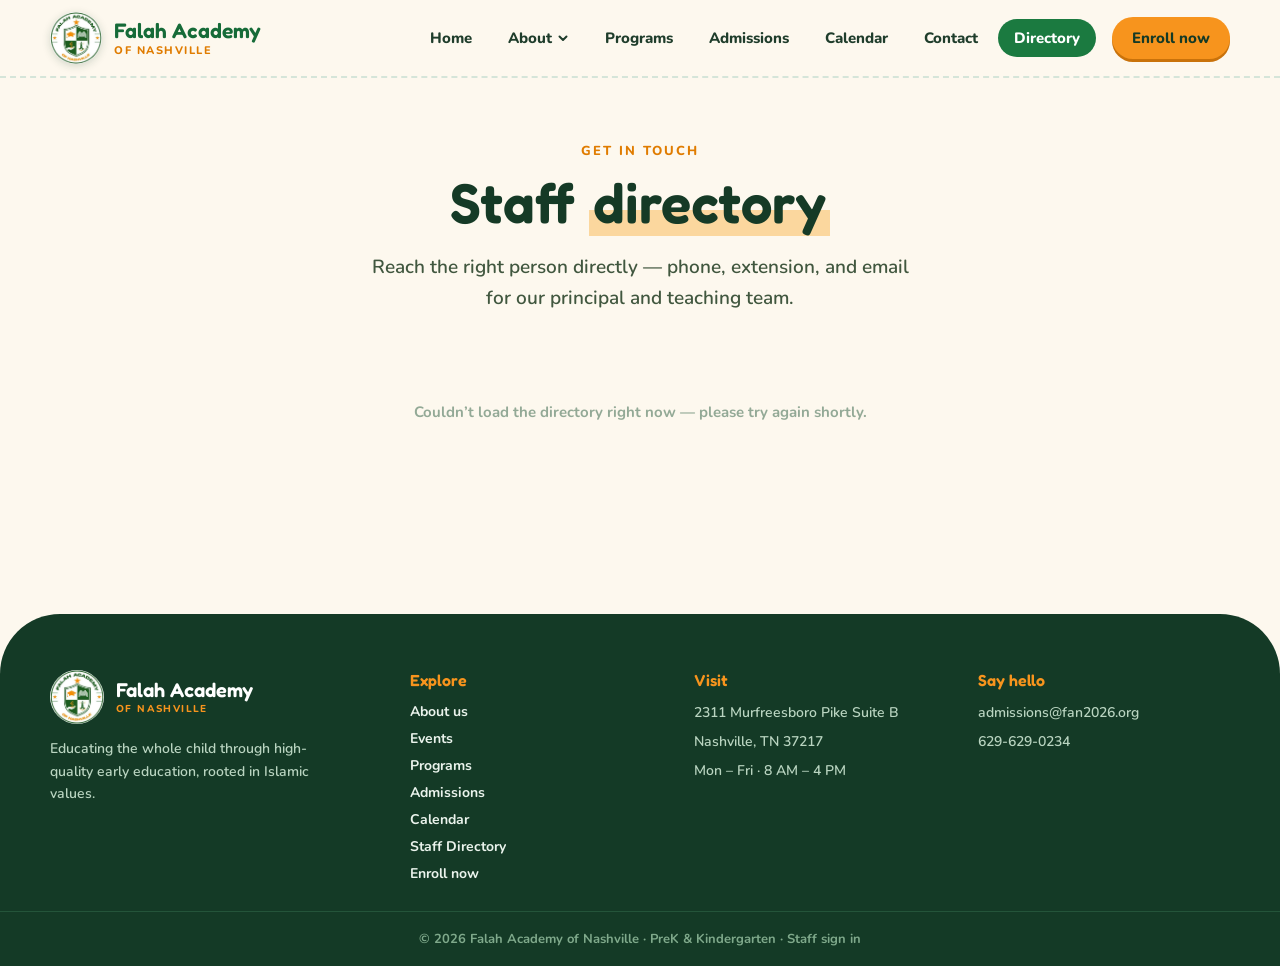
<file: Directory.html>
<!DOCTYPE html>
<html lang="en">
<head>
<meta charset="utf-8">
<meta name="viewport" content="width=device-width, initial-scale=1">
<title>Staff Directory — Falah Academy of Nashville</title>
<link rel="preconnect" href="https://fonts.googleapis.com">
<link rel="preconnect" href="https://fonts.gstatic.com" crossorigin>
<link href="https://fonts.googleapis.com/css2?family=Fredoka:wght@400;500;600;700&family=Nunito:wght@400;600;700;800;900&display=swap" rel="stylesheet">
<link rel="icon" href="assets/logo.jpeg">
<meta name="description" content="Contact Falah Academy of Nashville staff directly — phone, extension, and email for our principal and teaching team.">
<style>
html,body{margin:0;padding:0;background:#FDF8EE;color:#1F3D2B;font-family:'Nunito',sans-serif}
a{color:#1B7A40}
a:hover{color:#E07C00}
::selection{background:#FBD79E}

.nav-link{text-decoration:none;font:800 15px 'Nunito',sans-serif;color:#1F3D2B;padding:9px 16px;border-radius:999px;transition:background .15s,color .15s}
.nav-link:hover{background:#E9F3EB;color:#1F3D2B}
.nav-link.active{color:#fff;background:#1B7A40}
.nav-link.active:hover{background:#1B7A40;color:#fff}

.cta-pill{text-decoration:none;font:800 15px 'Nunito',sans-serif;color:#153A26;background:#F7941D;padding:11px 20px;border-radius:999px;box-shadow:0 3px 0 #C9720A;white-space:nowrap;display:inline-block;transition:transform .15s,box-shadow .15s}
.cta-pill:hover{transform:translateY(-2px);box-shadow:0 5px 0 #C9720A;color:#153A26}

.dir-card{background:#fff;border-radius:26px;padding:32px;box-shadow:0 4px 16px rgba(20,60,35,.08);text-align:center;display:flex;flex-direction:column}
.dir-avatar{width:110px;height:110px;border-radius:50%;margin:0 auto 18px;background:#E9F3EB;border:3px dashed #9CC3A6;overflow:hidden;display:flex;align-items:center;justify-content:center;flex-shrink:0}
.dir-avatar img{width:100%;height:100%;object-fit:cover;display:block}
.dir-contact-link{text-decoration:none;color:#1F3D2B;transition:color .15s}
.dir-contact-link:hover{color:#E07C00}

.footer-link{color:#EAF3EC;text-decoration:none;transition:color .15s}
.footer-link:hover{color:#F7941D}

.footer-muted-link{color:#B9D4C0;text-decoration:none;transition:color .15s}
.footer-muted-link:hover{color:#F7941D}
</style>
<link rel="stylesheet" href="assets/site.css">
<script defer src="assets/site.js"></script>
</head>
<body>

<header style="position:sticky;top:0;z-index:50;background:rgba(253,248,238,.94);backdrop-filter:blur(8px);border-bottom:2px dashed #D5E5D9">
  <div class="hdr" style="max-width:1180px;margin:0 auto;padding:12px 24px;display:flex;align-items:center;gap:16px">
    <a href="index.html" style="display:flex;align-items:center;gap:12px;text-decoration:none;color:#153A26">
      <img src="assets/logo.jpeg" alt="Falah Academy of Nashville crest" style="width:52px;height:52px;border-radius:50%;background:#fff;object-fit:cover;box-shadow:0 2px 8px rgba(20,60,35,.18)">
      <span style="display:flex;flex-direction:column;line-height:1.05">
        <span style="font:600 21px 'Fredoka',sans-serif;color:#166B38">Falah Academy</span>
        <span style="font:800 11px 'Nunito',sans-serif;letter-spacing:.14em;text-transform:uppercase;color:#E07C00">of Nashville</span>
      </span>
    </a>
    <nav id="site-nav" style="margin-left:auto;display:flex;align-items:center;gap:4px">
      <a href="index.html" class="nav-link">Home</a>
      <div class="nav-dd">
        <a href="About.html" class="nav-link" aria-haspopup="true">About <svg class="nav-caret" viewBox="0 0 12 12" aria-hidden="true"><path d="M2.5 4.5 6 8l3.5-3.5" fill="none" stroke="currentColor" stroke-width="2" stroke-linecap="round" stroke-linejoin="round"/></svg></a>
        <div class="nav-dd-menu">
          <a href="About.html" class="nav-dd-item">Our story</a>
          <a href="Events.html" class="nav-dd-item">Events</a>
        </div>
      </div>
      <a href="Programs.html" class="nav-link">Programs</a>
      <a href="Admissions.html" class="nav-link">Admissions</a>
      <a href="Calendar.html" class="nav-link">Calendar</a>
      <a href="Contact.html" class="nav-link">Contact</a>
      <a href="Directory.html" class="nav-link active">Directory</a>
    </nav>
    <button class="nav-toggle" type="button" aria-haspopup="true" aria-expanded="false" aria-controls="site-nav" aria-label="Menu">
      <span class="bars" aria-hidden="true"><span></span><span></span><span></span></span>
    </button>
    <a href="https://app.schoolpro.us/Application/StudentRegistration/38708" target="_blank" rel="noopener" class="cta-pill">Enroll now</a>
  </div>
</header>

<section style="max-width:1180px;margin:0 auto;padding:64px 24px 40px;text-align:center">
  <div style="font:800 13px 'Nunito',sans-serif;letter-spacing:.16em;text-transform:uppercase;color:#E07C00;margin-bottom:12px">Get in touch</div>
  <h1 style="font:600 56px/1.1 'Fredoka',sans-serif;color:#153A26;margin:0 0 18px">Staff <span style="background:linear-gradient(transparent 62%, #FBD79E 62%);padding:0 4px">directory</span></h1>
  <p style="font:600 19px/1.65 'Nunito',sans-serif;color:#41573F;max-width:560px;margin:0 auto;text-wrap:pretty">Reach the right person directly — phone, extension, and email for our principal and teaching team.</p>
</section>

<section style="max-width:1180px;margin:0 auto;padding:8px 24px 80px">
  <div id="dir-loading" style="text-align:center;color:#93A996;font:700 15px 'Nunito',sans-serif;padding:40px 0">Loading directory…</div>
  <div id="dir-empty" style="display:none;text-align:center;color:#93A996;font:700 15px 'Nunito',sans-serif;padding:40px 0">No directory entries yet — check back soon.</div>
  <div id="dir-grid" class="rg3" style="display:none;grid-template-columns:repeat(3,1fr);gap:22px"></div>
</section>

<footer style="background:#143A26;color:#EAF3EC;margin-top:72px;border-radius:60px 60px 0 0">
  <div class="fgrid" style="max-width:1180px;margin:0 auto;padding:56px 24px 28px;display:grid;grid-template-columns:1.3fr 1fr 1fr 1fr;gap:32px">
    <div>
      <div style="display:flex;align-items:center;gap:12px;margin-bottom:14px">
        <img src="assets/logo.jpeg" alt="" style="width:54px;height:54px;border-radius:50%;background:#fff">
        <div style="line-height:1.1"><div style="font:600 20px 'Fredoka',sans-serif;color:#fff">Falah Academy</div><div style="font:800 10px 'Nunito',sans-serif;letter-spacing:.14em;text-transform:uppercase;color:#F7941D">of Nashville</div></div>
      </div>
      <p style="font:600 14px/1.6 'Nunito',sans-serif;color:#B9D4C0;margin:0;max-width:280px">Educating the whole child through high-quality early education, rooted in Islamic values.</p>
    </div>
    <div>
      <div style="font:600 16px 'Fredoka',sans-serif;color:#F7941D;margin-bottom:12px">Explore</div>
      <div style="display:flex;flex-direction:column;gap:8px;font:700 14px 'Nunito',sans-serif">
        <a href="About.html" class="footer-link">About us</a>
        <a href="Events.html" class="footer-link">Events</a>
        <a href="Programs.html" class="footer-link">Programs</a>
        <a href="Admissions.html" class="footer-link">Admissions</a>
        <a href="Calendar.html" class="footer-link">Calendar</a>
        <a href="Directory.html" class="footer-link">Staff Directory</a>
        <a href="https://app.schoolpro.us/Application/StudentRegistration/38708" target="_blank" rel="noopener" class="footer-link">Enroll now</a>
      </div>
    </div>
    <div>
      <div style="font:600 16px 'Fredoka',sans-serif;color:#F7941D;margin-bottom:12px">Visit</div>
      <div style="display:flex;flex-direction:column;gap:8px;font:600 14px/1.5 'Nunito',sans-serif;color:#B9D4C0">
        <span>2311 Murfreesboro Pike Suite B</span>
        <span>Nashville, TN 37217</span>
        <span>Mon – Fri · 8 AM – 4 PM</span>
      </div>
    </div>
    <div>
      <div style="font:600 16px 'Fredoka',sans-serif;color:#F7941D;margin-bottom:12px">Say hello</div>
      <div style="display:flex;flex-direction:column;gap:8px;font:600 14px/1.5 'Nunito',sans-serif">
        <a href="mailto:admissions@fan2026.org" class="footer-muted-link">admissions@fan2026.org</a>
        <span style="color:#B9D4C0">629-629-0234</span>
      </div>
    </div>
  </div>
  <div style="border-top:1px solid #24543A;text-align:center;padding:18px 24px;font:700 13px 'Nunito',sans-serif;color:#7FA98B">© 2026 Falah Academy of Nashville · PreK &amp; Kindergarten · <a href="Admin.html" class="footer-muted-link" style="color:#7FA98B">Staff sign in</a></div>
</footer>

<script>
var DIR_SUPABASE_URL = 'https://kjuuipvyqqjlxmmlrlhy.supabase.co';
var DIR_SUPABASE_KEY = 'sb_publishable_Dqw1ds-3LFQdC2k8YSZBQg_no3HfNA4';

function dirEsc(s) {
  return String(s == null ? '' : s).replace(/[&<>"']/g, function (c) {
    return { '&': '&amp;', '<': '&lt;', '>': '&gt;', '"': '&quot;', "'": '&#39;' }[c];
  });
}
function dirInitials(name) {
  var parts = String(name || '').trim().split(/\s+/).filter(Boolean);
  if (!parts.length) return '?';
  return (parts[0][0] + (parts.length > 1 ? parts[parts.length - 1][0] : '')).toUpperCase();
}

fetch(DIR_SUPABASE_URL + '/rest/v1/falah_directory?select=*&order=sort_order.asc,full_name.asc', {
  headers: {
    'apikey': DIR_SUPABASE_KEY,
    'Authorization': 'Bearer ' + DIR_SUPABASE_KEY
  }
}).then(function (res) {
  if (!res.ok) throw new Error('HTTP ' + res.status);
  return res.json();
}).then(function (people) {
  document.getElementById('dir-loading').style.display = 'none';
  if (!people.length) {
    document.getElementById('dir-empty').style.display = 'block';
    return;
  }
  var grid = document.getElementById('dir-grid');
  grid.style.display = 'grid';
  grid.innerHTML = people.map(function (p) {
    var avatar = p.photo_url
      ? '<img src="' + dirEsc(p.photo_url) + '" alt="">'
      : '<span style="font:600 32px \'Fredoka\',sans-serif;color:#166B38">' + dirEsc(dirInitials(p.full_name)) + '</span>';
    var role = p.role_title
      ? '<div style="display:inline-block;background:#E9F3EB;color:#166B38;font:800 12px \'Nunito\',sans-serif;padding:6px 12px;border-radius:999px;margin-bottom:12px">' + dirEsc(p.role_title) + '</div>'
      : '';
    var desc = p.description
      ? '<p style="font:600 14px/1.6 \'Nunito\',sans-serif;color:#41573F;margin:0 0 14px">' + dirEsc(p.description) + '</p>'
      : '';
    var contactRows = [];
    if (p.email) contactRows.push('<a href="mailto:' + dirEsc(p.email) + '" class="dir-contact-link" style="display:flex;align-items:center;gap:8px;font:700 13px \'Nunito\',sans-serif"><span style="color:#F7941D;font-weight:900">✉</span>' + dirEsc(p.email) + '</a>');
    if (p.phone) {
      var phoneLabel = dirEsc(p.phone) + (p.extension ? ' ext. ' + dirEsc(p.extension) : '');
      contactRows.push('<a href="tel:' + dirEsc(p.phone.replace(/[^0-9+]/g, '')) + '" class="dir-contact-link" style="display:flex;align-items:center;gap:8px;font:700 13px \'Nunito\',sans-serif"><span style="color:#F7941D;font-weight:900">☎</span>' + phoneLabel + '</a>');
    }
    var contact = contactRows.length
      ? '<div style="margin-top:auto;padding-top:8px;display:flex;flex-direction:column;gap:8px;text-align:left">' + contactRows.join('') + '</div>'
      : '';
    return '<div class="dir-card">' +
      '<div class="dir-avatar">' + avatar + '</div>' +
      '<h3 style="font:600 21px \'Fredoka\',sans-serif;color:#153A26;margin:0 0 6px">' + dirEsc(p.full_name) + '</h3>' +
      role + desc + contact +
      '</div>';
  }).join('');
}).catch(function () {
  document.getElementById('dir-loading').textContent = 'Couldn’t load the directory right now — please try again shortly.';
});
</script>
</body>
</html>
</file>
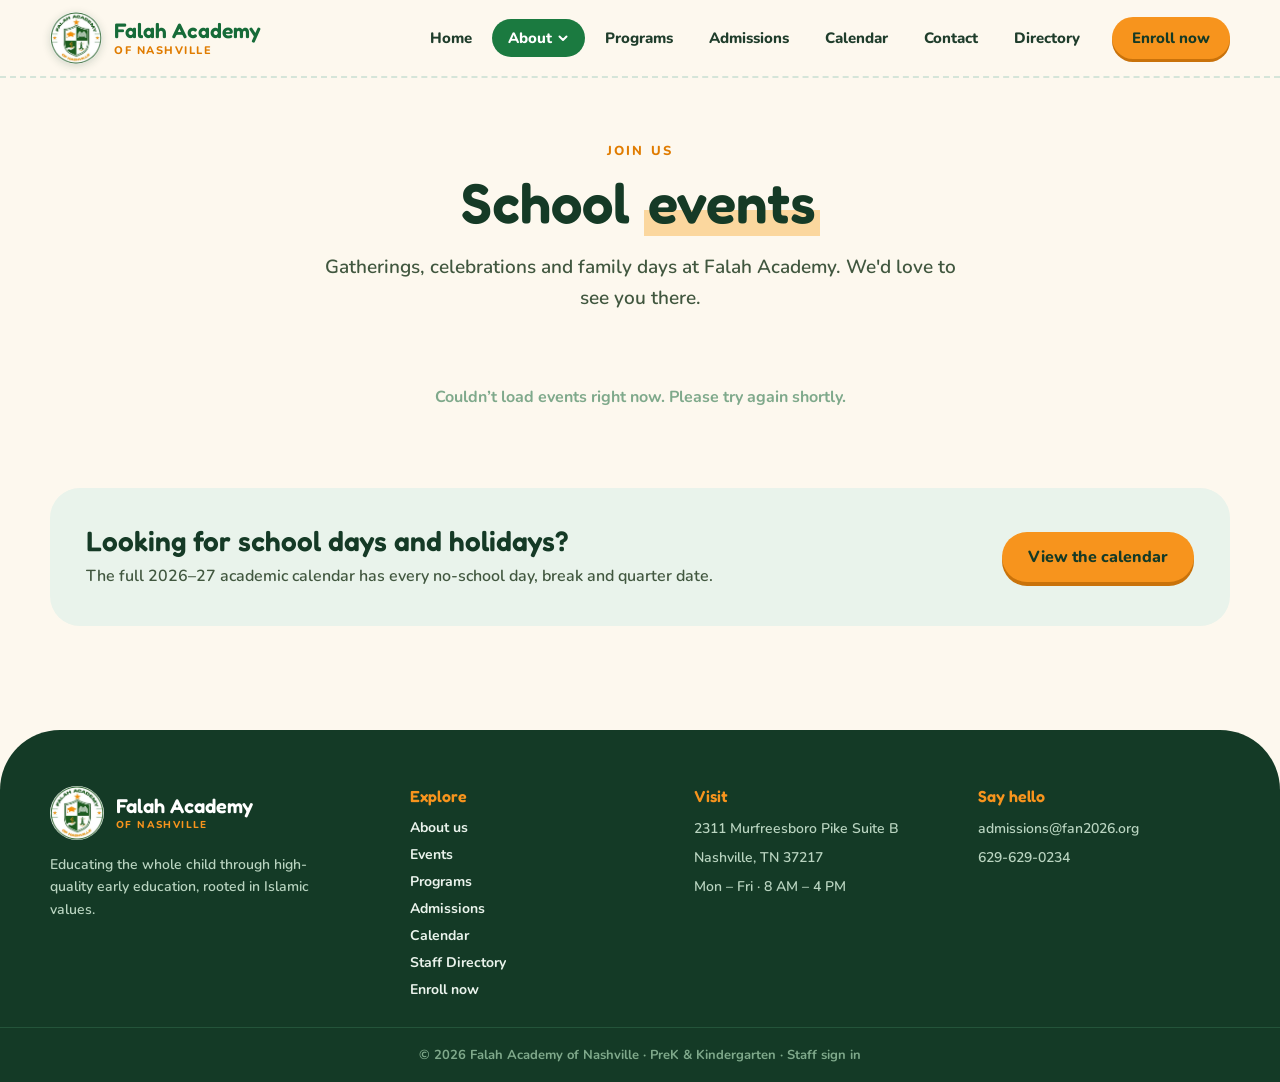
<file: Events.html>
<!DOCTYPE html>
<html lang="en">
<head>
<meta charset="utf-8">
<meta name="viewport" content="width=device-width, initial-scale=1">
<title>Events — Falah Academy of Nashville</title>
<link rel="preconnect" href="https://fonts.googleapis.com">
<link rel="preconnect" href="https://fonts.gstatic.com" crossorigin>
<link href="https://fonts.googleapis.com/css2?family=Fredoka:wght@400;500;600;700&family=Nunito:wght@400;600;700;800;900&display=swap" rel="stylesheet">
<link rel="icon" href="assets/logo.jpeg">
<meta name="description" content="Upcoming events and community gatherings at Falah Academy of Nashville.">
<style>
html,body{margin:0;padding:0;background:#FDF8EE;color:#1F3D2B;font-family:'Nunito',sans-serif}
a{color:#1B7A40}
a:hover{color:#E07C00}
::selection{background:#FBD79E}

.nav-link{text-decoration:none;font:800 15px 'Nunito',sans-serif;color:#1F3D2B;padding:9px 16px;border-radius:999px;transition:background .15s,color .15s}
.nav-link:hover{background:#E9F3EB;color:#1F3D2B}
.nav-link.active{color:#fff;background:#1B7A40}
.nav-link.active:hover{background:#1B7A40;color:#fff}

.cta-pill{text-decoration:none;font:800 15px 'Nunito',sans-serif;color:#153A26;background:#F7941D;padding:11px 20px;border-radius:999px;box-shadow:0 3px 0 #C9720A;white-space:nowrap;display:inline-block;transition:transform .15s,box-shadow .15s}
.cta-pill:hover{transform:translateY(-2px);box-shadow:0 5px 0 #C9720A;color:#153A26}

.cta-pill-lg{text-decoration:none;font:800 16px 'Nunito',sans-serif;color:#153A26;background:#F7941D;padding:14px 26px;border-radius:999px;box-shadow:0 4px 0 #C9720A;display:inline-block;transition:transform .15s}
.cta-pill-lg:hover{transform:translateY(-2px);color:#153A26}

.btn-outline{text-decoration:none;font:800 16px 'Nunito',sans-serif;color:#fff;border:3px solid #4C9A66;padding:11px 24px;border-radius:999px;display:inline-block;transition:background .15s,color .15s}
.btn-outline:hover{background:#1B7A40;color:#fff}

.contact-cta{text-decoration:none;font:800 14px 'Nunito',sans-serif;color:#153A26;background:#F7941D;padding:11px 20px;border-radius:999px;box-shadow:0 3px 0 #C9720A;display:inline-block;transition:transform .15s}
.contact-cta:hover{transform:translateY(-2px);color:#153A26}

.footer-link{color:#EAF3EC;text-decoration:none;transition:color .15s}
.footer-link:hover{color:#F7941D}

.footer-muted-link{color:#B9D4C0;text-decoration:none;transition:color .15s}
.footer-muted-link:hover{color:#F7941D}

.ev-card{background:#fff;border-radius:30px;box-shadow:0 6px 20px rgba(20,60,35,.10);padding:28px;display:grid;grid-template-columns:minmax(0,1fr) minmax(0,1.1fr);gap:32px;align-items:start}
.ev-card.noflyer{grid-template-columns:1fr}
.ev-flyer{display:block;border-radius:20px;overflow:hidden;background:#F4F8F4;border:3px solid #E9F3EB;transition:transform .2s,box-shadow .2s}
.ev-flyer:hover{transform:translateY(-3px);box-shadow:0 12px 28px rgba(20,60,35,.16)}
.ev-flyer img{display:block;width:100%;height:auto}
.ev-date{display:inline-flex;align-items:center;gap:8px;background:#F7941D;color:#153A26;font:800 14px 'Nunito',sans-serif;padding:8px 16px;border-radius:999px;transform:rotate(-1.5deg);margin-bottom:14px}
.ev-meta{display:flex;flex-direction:column;gap:8px;margin:0 0 16px;font:700 15px 'Nunito',sans-serif;color:#41573F}
.ev-meta span b{color:#E07C00;margin-right:6px}
.ev-btn{text-decoration:none;font:800 14px 'Nunito',sans-serif;color:#166B38;background:#E9F3EB;padding:10px 18px;border-radius:999px;display:inline-block;transition:background .15s}
.ev-btn:hover{background:#D8EBDC;color:#166B38}
.ev-past{background:#fff;border-radius:22px;box-shadow:0 4px 14px rgba(20,60,35,.07);overflow:hidden;display:flex;flex-direction:column}
.ev-past img{width:100%;height:200px;object-fit:cover;object-position:top;display:block}
@media(max-width:860px){.ev-card{grid-template-columns:1fr;padding:20px;gap:22px}}
</style>
<link rel="stylesheet" href="assets/site.css">
<script defer src="assets/site.js"></script>
</head>
<body>

<header style="position:sticky;top:0;z-index:50;background:rgba(253,248,238,.94);backdrop-filter:blur(8px);border-bottom:2px dashed #D5E5D9">
  <div class="hdr" style="max-width:1180px;margin:0 auto;padding:12px 24px;display:flex;align-items:center;gap:16px">
    <a href="index.html" style="display:flex;align-items:center;gap:12px;text-decoration:none;color:#153A26">
      <img src="assets/logo.jpeg" alt="Falah Academy of Nashville crest" style="width:52px;height:52px;border-radius:50%;background:#fff;object-fit:cover;box-shadow:0 2px 8px rgba(20,60,35,.18)">
      <span style="display:flex;flex-direction:column;line-height:1.05">
        <span style="font:600 21px 'Fredoka',sans-serif;color:#166B38">Falah Academy</span>
        <span style="font:800 11px 'Nunito',sans-serif;letter-spacing:.14em;text-transform:uppercase;color:#E07C00">of Nashville</span>
      </span>
    </a>
    <nav id="site-nav" style="margin-left:auto;display:flex;align-items:center;gap:4px">
      <a href="index.html" class="nav-link">Home</a>
      <div class="nav-dd">
        <a href="About.html" class="nav-link active" aria-haspopup="true">About <svg class="nav-caret" viewBox="0 0 12 12" aria-hidden="true"><path d="M2.5 4.5 6 8l3.5-3.5" fill="none" stroke="currentColor" stroke-width="2" stroke-linecap="round" stroke-linejoin="round"/></svg></a>
        <div class="nav-dd-menu">
          <a href="About.html" class="nav-dd-item">Our story</a>
          <a href="Events.html" class="nav-dd-item current" aria-current="page">Events</a>
        </div>
      </div>
      <a href="Programs.html" class="nav-link">Programs</a>
      <a href="Admissions.html" class="nav-link">Admissions</a>
      <a href="Calendar.html" class="nav-link">Calendar</a>
      <a href="Contact.html" class="nav-link">Contact</a>
      <a href="Directory.html" class="nav-link">Directory</a>
    </nav>
    <button class="nav-toggle" type="button" aria-haspopup="true" aria-expanded="false" aria-controls="site-nav" aria-label="Menu">
      <span class="bars" aria-hidden="true"><span></span><span></span><span></span></span>
    </button>
    <a href="https://app.schoolpro.us/Application/StudentRegistration/38708" target="_blank" rel="noopener" class="cta-pill">Enroll now</a>
  </div>
</header>

<section style="max-width:1180px;margin:0 auto;padding:64px 24px 40px;text-align:center">
  <div style="font:800 13px 'Nunito',sans-serif;letter-spacing:.16em;text-transform:uppercase;color:#E07C00;margin-bottom:12px">Join us</div>
  <h1 style="font:600 56px/1.1 'Fredoka',sans-serif;color:#153A26;margin:0 0 18px">School <span style="background:linear-gradient(transparent 62%, #FBD79E 62%);padding:0 4px">events</span></h1>
  <p style="font:600 19px/1.65 'Nunito',sans-serif;color:#41573F;max-width:640px;margin:0 auto;text-wrap:pretty">Gatherings, celebrations and family days at Falah Academy. We'd love to see you there.</p>
</section>

<section style="max-width:1180px;margin:0 auto;padding:0 24px 32px">
  <div id="ev-loading" style="text-align:center;font:700 16px 'Nunito',sans-serif;color:#7FA98B;padding:32px 0">Loading events…</div>
  <div id="ev-empty" style="display:none;text-align:center;background:#fff;border-radius:30px;padding:44px 28px;box-shadow:0 6px 20px rgba(20,60,35,.08)">
    <h2 style="font:600 26px 'Fredoka',sans-serif;color:#153A26;margin:0 0 8px">No upcoming events right now</h2>
    <p style="font:600 16px/1.6 'Nunito',sans-serif;color:#41573F;margin:0">Check back soon. New events and flyers are posted here as they're announced.</p>
  </div>
  <div id="ev-upcoming" style="display:flex;flex-direction:column;gap:32px"></div>
  <div id="ev-past-wrap" style="display:none;margin-top:56px">
    <h2 style="font:600 28px 'Fredoka',sans-serif;color:#153A26;margin:0 0 18px">Past events</h2>
    <div id="ev-past" class="rg3" style="display:grid;grid-template-columns:repeat(3,1fr);gap:20px"></div>
  </div>
</section>

<section style="max-width:1180px;margin:0 auto;padding:16px 24px 32px">
  <div style="background:#E9F3EB;border-radius:30px;padding:36px;display:flex;flex-wrap:wrap;align-items:center;justify-content:space-between;gap:20px">
    <div>
      <h2 style="font:600 28px 'Fredoka',sans-serif;color:#153A26;margin:0 0 6px">Looking for school days and holidays?</h2>
      <p style="font:600 16px/1.6 'Nunito',sans-serif;color:#41573F;margin:0">The full 2026–27 academic calendar has every no-school day, break and quarter date.</p>
    </div>
    <a href="Calendar.html" class="cta-pill-lg">View the calendar</a>
  </div>
</section>

<footer style="background:#143A26;color:#EAF3EC;margin-top:72px;border-radius:60px 60px 0 0">
  <div class="fgrid" style="max-width:1180px;margin:0 auto;padding:56px 24px 28px;display:grid;grid-template-columns:1.3fr 1fr 1fr 1fr;gap:32px">
    <div>
      <div style="display:flex;align-items:center;gap:12px;margin-bottom:14px">
        <img src="assets/logo.jpeg" alt="" style="width:54px;height:54px;border-radius:50%;background:#fff">
        <div style="line-height:1.1"><div style="font:600 20px 'Fredoka',sans-serif;color:#fff">Falah Academy</div><div style="font:800 10px 'Nunito',sans-serif;letter-spacing:.14em;text-transform:uppercase;color:#F7941D">of Nashville</div></div>
      </div>
      <p style="font:600 14px/1.6 'Nunito',sans-serif;color:#B9D4C0;margin:0;max-width:280px">Educating the whole child through high-quality early education, rooted in Islamic values.</p>
    </div>
    <div>
      <div style="font:600 16px 'Fredoka',sans-serif;color:#F7941D;margin-bottom:12px">Explore</div>
      <div style="display:flex;flex-direction:column;gap:8px;font:700 14px 'Nunito',sans-serif">
        <a href="About.html" class="footer-link">About us</a>
        <a href="Events.html" class="footer-link">Events</a>
        <a href="Programs.html" class="footer-link">Programs</a>
        <a href="Admissions.html" class="footer-link">Admissions</a>
        <a href="Calendar.html" class="footer-link">Calendar</a>
        <a href="Directory.html" class="footer-link">Staff Directory</a>
        <a href="https://app.schoolpro.us/Application/StudentRegistration/38708" target="_blank" rel="noopener" class="footer-link">Enroll now</a>
      </div>
    </div>
    <div>
      <div style="font:600 16px 'Fredoka',sans-serif;color:#F7941D;margin-bottom:12px">Visit</div>
      <div style="display:flex;flex-direction:column;gap:8px;font:600 14px/1.5 'Nunito',sans-serif;color:#B9D4C0">
        <span>2311 Murfreesboro Pike Suite B</span>
        <span>Nashville, TN 37217</span>
        <span>Mon – Fri · 8 AM – 4 PM</span>
      </div>
    </div>
    <div>
      <div style="font:600 16px 'Fredoka',sans-serif;color:#F7941D;margin-bottom:12px">Say hello</div>
      <div style="display:flex;flex-direction:column;gap:8px;font:600 14px/1.5 'Nunito',sans-serif">
        <a href="mailto:admissions@fan2026.org" class="footer-muted-link">admissions@fan2026.org</a>
        <span style="color:#B9D4C0">629-629-0234</span>
      </div>
    </div>
  </div>
  <div style="border-top:1px solid #24543A;text-align:center;padding:18px 24px;font:700 13px 'Nunito',sans-serif;color:#7FA98B">© 2026 Falah Academy of Nashville · PreK &amp; Kindergarten · <a href="Admin.html" class="footer-muted-link" style="color:#7FA98B">Staff sign in</a></div>
</footer>


<script>
var EV_URL = 'https://kjuuipvyqqjlxmmlrlhy.supabase.co';
var EV_KEY = 'sb_publishable_Dqw1ds-3LFQdC2k8YSZBQg_no3HfNA4';

function evEsc(s) {
  return String(s == null ? '' : s).replace(/[&<>"']/g, function (c) {
    return { '&': '&amp;', '<': '&lt;', '>': '&gt;', '"': '&quot;', "'": '&#39;' }[c];
  });
}
function evParse(d) { var p = d.split('-'); return new Date(+p[0], +p[1] - 1, +p[2]); }
function evFmt(d, opts) { return evParse(d).toLocaleDateString('en-US', opts); }
function evDateLabel(ev) {
  var long = { weekday: 'long', month: 'long', day: 'numeric', year: 'numeric' };
  if (!ev.end_date || ev.end_date === ev.event_date) return evFmt(ev.event_date, long);
  return evFmt(ev.event_date, { month: 'long', day: 'numeric' }) + ' – ' + evFmt(ev.end_date, { month: 'long', day: 'numeric', year: 'numeric' });
}
function evToday() {
  var d = new Date();
  return d.getFullYear() + '-' + String(d.getMonth() + 1).padStart(2, '0') + '-' + String(d.getDate()).padStart(2, '0');
}
function evParas(t) {
  return String(t).split(/\n\s*\n/).map(function (p) {
    return '<p style="font:600 16px/1.7 \'Nunito\',sans-serif;color:#41573F;margin:0 0 12px">' + evEsc(p).replace(/\n/g, '<br>') + '</p>';
  }).join('');
}
function evAlt(ev) { return ev.flyer_alt || ('Flyer for ' + ev.title); }

function evCard(ev) {
  var flyer = '';
  if (ev.flyer_url && ev.flyer_type === 'image') {
    flyer = '<a class="ev-flyer" href="' + evEsc(ev.flyer_url) + '" target="_blank" rel="noopener" title="Open full-size flyer"><img src="' + evEsc(ev.flyer_url) + '" alt="' + evEsc(evAlt(ev)) + '" loading="lazy"></a>';
  } else if (ev.flyer_url) {
    flyer = '<a class="ev-flyer" href="' + evEsc(ev.flyer_url) + '" target="_blank" rel="noopener" style="height:240px;display:flex;flex-direction:column;align-items:center;justify-content:center;gap:10px;text-decoration:none;background:#FDF3E3"><span style="font:600 44px \'Fredoka\',sans-serif;color:#E07C00">PDF</span><span style="font:800 15px \'Nunito\',sans-serif;color:#153A26">Open the flyer ↗</span></a>';
  }
  var meta = [];
  if (ev.time_text) meta.push('<span><b>Time</b>' + evEsc(ev.time_text) + '</span>');
  if (ev.location) meta.push('<span><b>Where</b>' + evEsc(ev.location) + '</span>');
  var actions = ev.flyer_url
    ? '<div style="display:flex;gap:10px;flex-wrap:wrap;margin-top:6px"><a class="ev-btn" href="' + evEsc(ev.flyer_url) + '" target="_blank" rel="noopener">' + (ev.flyer_type === 'pdf' ? 'View flyer (PDF)' : 'View full-size flyer') + '</a></div>'
    : '';
  return '<article class="ev-card' + (flyer ? '' : ' noflyer') + '">' +
    (flyer ? '<div>' + flyer + '</div>' : '') +
    '<div>' +
      '<div class="ev-date">' + evEsc(evDateLabel(ev)) + '</div>' +
      '<h2 style="font:600 34px/1.15 \'Fredoka\',sans-serif;color:#153A26;margin:0 0 14px">' + evEsc(ev.title) + '</h2>' +
      (meta.length ? '<div class="ev-meta">' + meta.join('') + '</div>' : '') +
      (ev.description ? evParas(ev.description) : '') +
      actions +
    '</div>' +
  '</article>';
}

function evPastCard(ev) {
  var img = ev.flyer_url && ev.flyer_type === 'image'
    ? '<a href="' + evEsc(ev.flyer_url) + '" target="_blank" rel="noopener"><img src="' + evEsc(ev.flyer_url) + '" alt="' + evEsc(evAlt(ev)) + '" loading="lazy"></a>'
    : '';
  return '<div class="ev-past">' + img +
    '<div style="padding:16px 18px">' +
      '<div style="font:800 12px \'Nunito\',sans-serif;letter-spacing:.06em;text-transform:uppercase;color:#E07C00;margin-bottom:4px">' + evEsc(evDateLabel(ev)) + '</div>' +
      '<div style="font:600 18px \'Fredoka\',sans-serif;color:#153A26">' + evEsc(ev.title) + '</div>' +
    '</div></div>';
}

fetch(EV_URL + '/rest/v1/falah_events?select=*&is_published=eq.true&order=event_date.asc', {
  headers: { 'apikey': EV_KEY, 'Authorization': 'Bearer ' + EV_KEY }
}).then(function (res) {
  if (!res.ok) throw new Error('HTTP ' + res.status);
  return res.json();
}).then(function (events) {
  document.getElementById('ev-loading').style.display = 'none';
  var today = evToday();
  var upcoming = events.filter(function (e) { return (e.end_date || e.event_date) >= today; });
  var past = events.filter(function (e) { return (e.end_date || e.event_date) < today; }).reverse().slice(0, 6);
  if (!upcoming.length) document.getElementById('ev-empty').style.display = 'block';
  document.getElementById('ev-upcoming').innerHTML = upcoming.map(evCard).join('');
  if (past.length) {
    document.getElementById('ev-past-wrap').style.display = 'block';
    document.getElementById('ev-past').innerHTML = past.map(evPastCard).join('');
  }
}).catch(function () {
  document.getElementById('ev-loading').textContent = 'Couldn’t load events right now. Please try again shortly.';
});
</script>
</body>
</html>
</file>
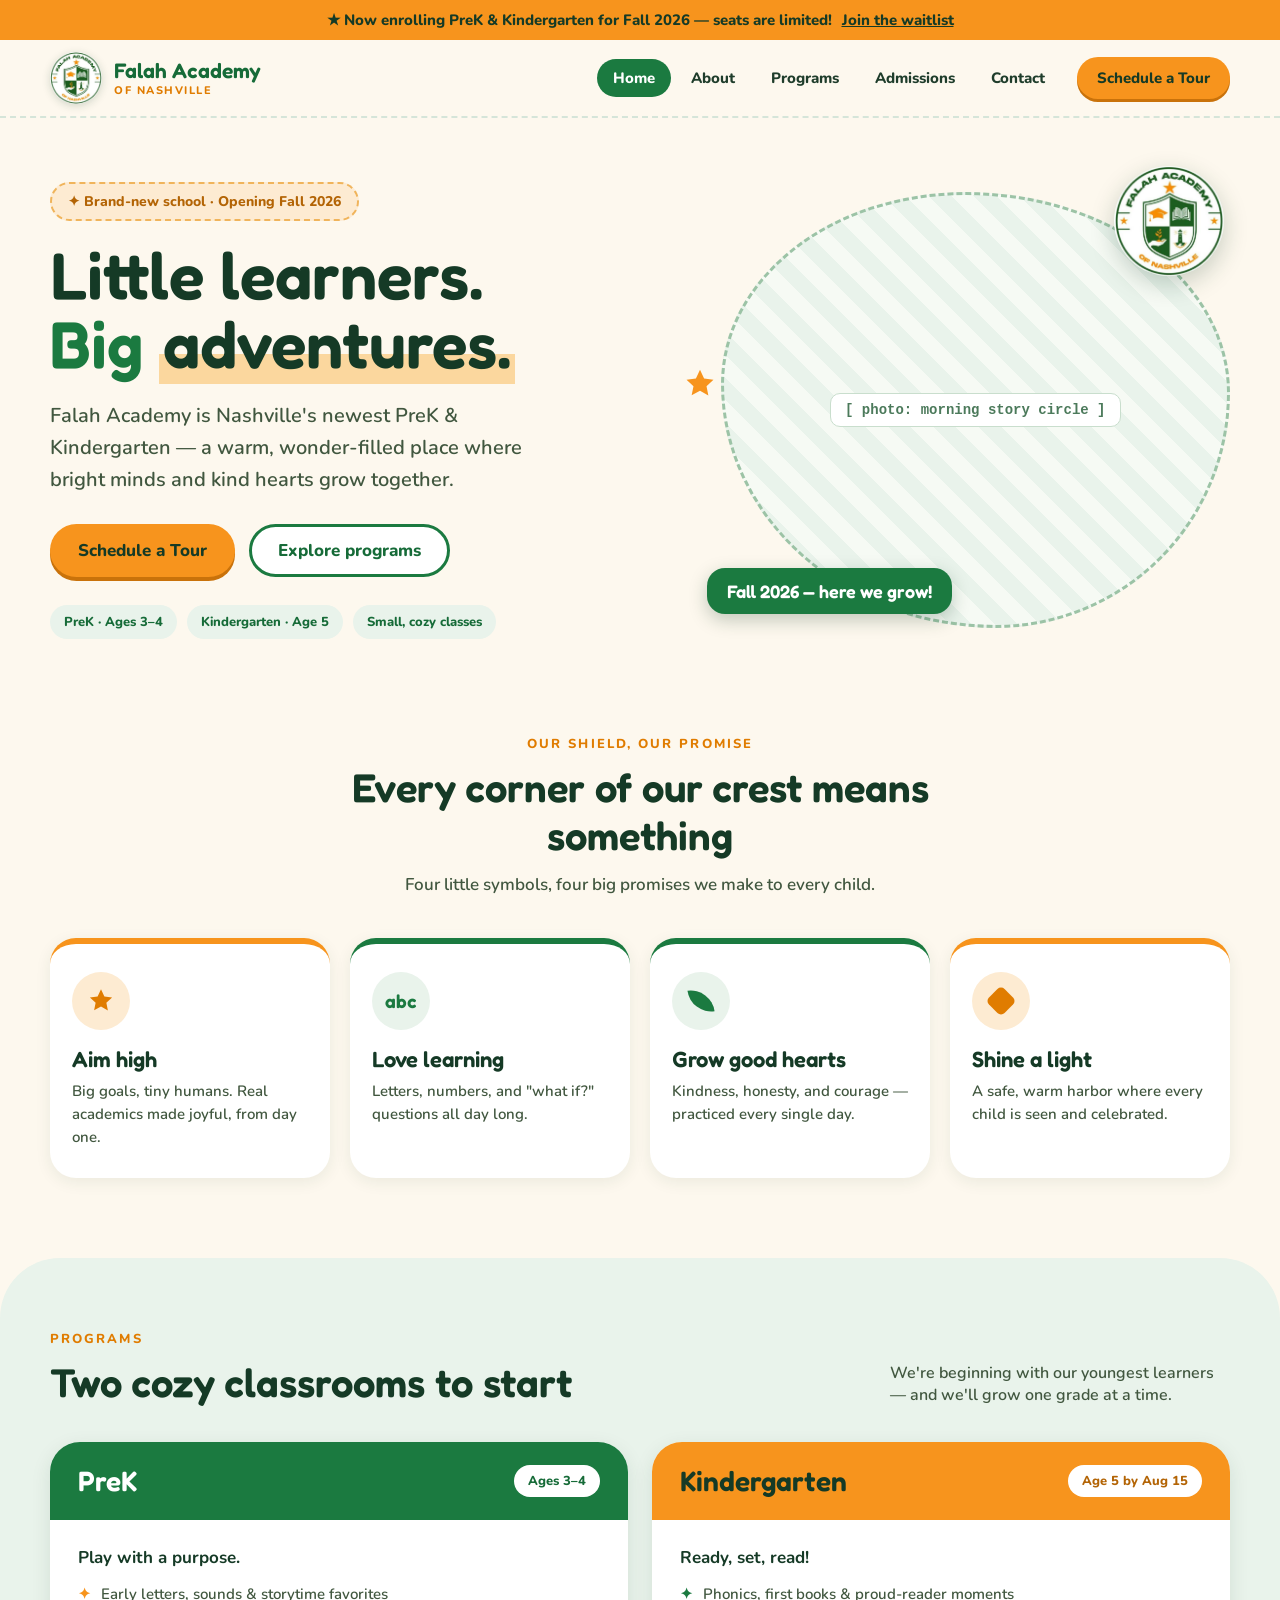
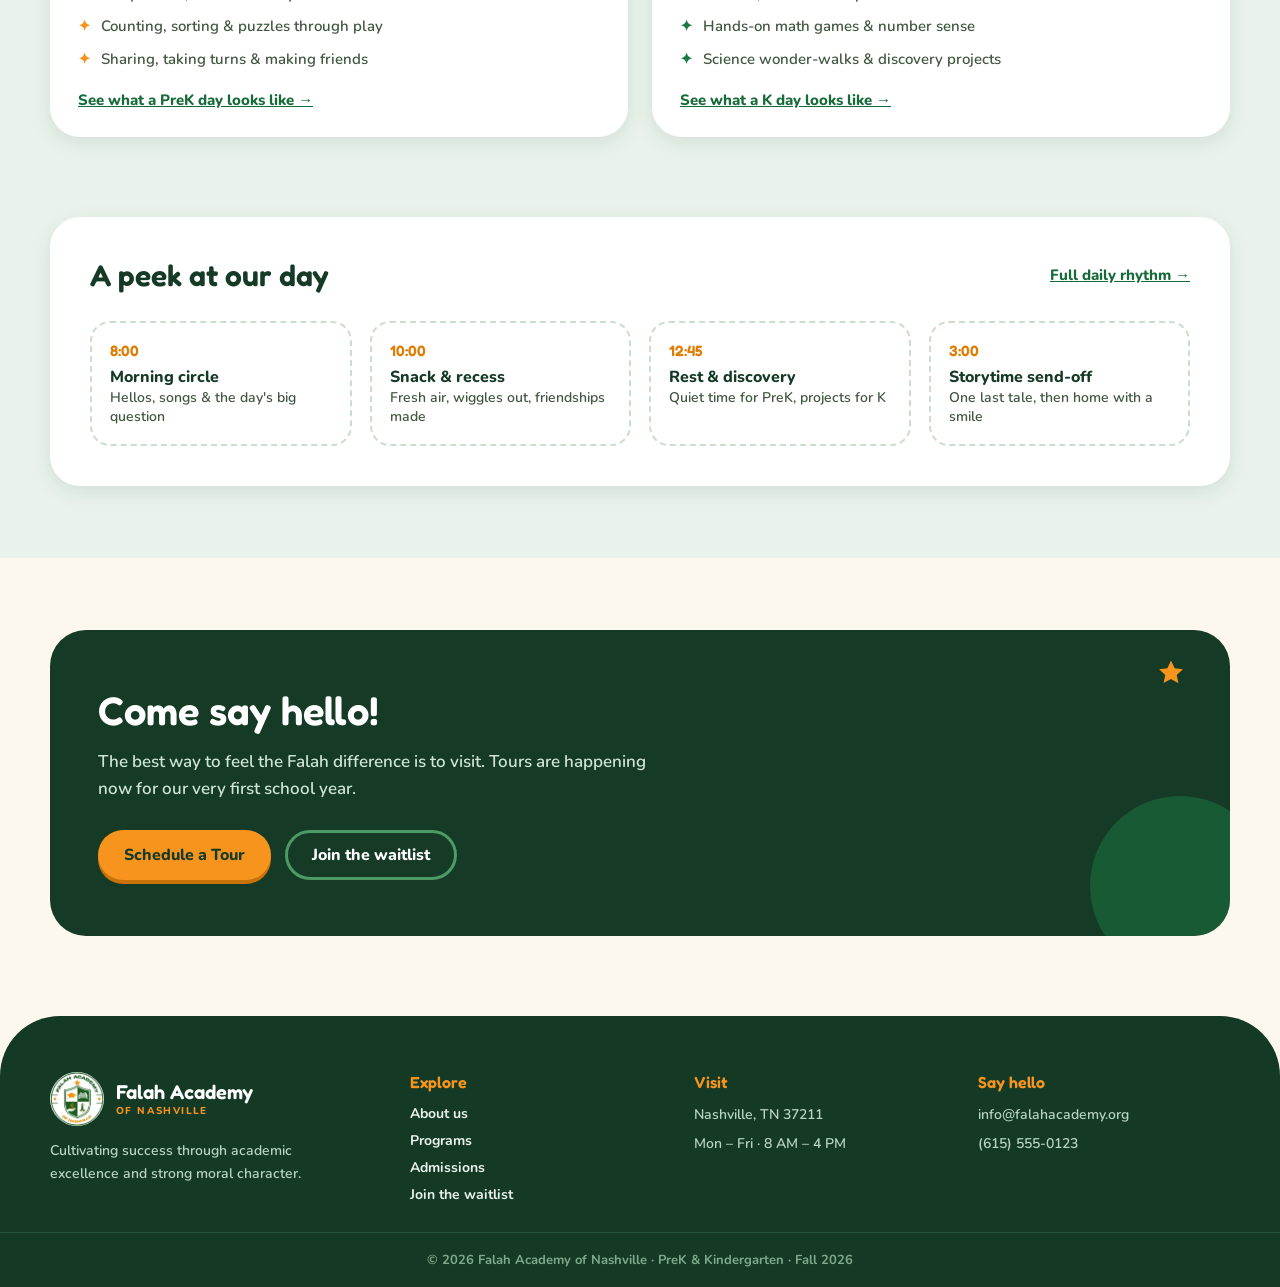
<file: Home.html>
<!DOCTYPE html>
<html lang="en">
<head>
<meta charset="utf-8">
<meta name="viewport" content="width=device-width, initial-scale=1">
<title>Falah Academy of Nashville — PreK & Kindergarten</title>
<link rel="preconnect" href="https://fonts.googleapis.com">
<link rel="preconnect" href="https://fonts.gstatic.com" crossorigin>
<link href="https://fonts.googleapis.com/css2?family=Fredoka:wght@400;500;600;700&family=Nunito:wght@400;600;700;800;900&display=swap" rel="stylesheet">
<style>
html,body{margin:0;padding:0;background:#FDF8EE;color:#1F3D2B;font-family:'Nunito',sans-serif}
a{color:#1B7A40}
a:hover{color:#E07C00}
::selection{background:#FBD79E}
@keyframes bob{0%,100%{transform:translateY(0) rotate(-6deg)}50%{transform:translateY(-10px) rotate(-2deg)}}
@keyframes bob2{0%,100%{transform:translateY(0) rotate(8deg)}50%{transform:translateY(-8px) rotate(4deg)}}

.nav-link{text-decoration:none;font:800 15px 'Nunito',sans-serif;color:#1F3D2B;padding:9px 16px;border-radius:999px;transition:background .15s,color .15s}
.nav-link:hover{background:#E9F3EB;color:#1F3D2B}
.nav-link.active{color:#fff;background:#1B7A40}
.nav-link.active:hover{background:#1B7A40;color:#fff}

.cta-pill{text-decoration:none;font:800 15px 'Nunito',sans-serif;color:#153A26;background:#F7941D;padding:11px 20px;border-radius:999px;box-shadow:0 3px 0 #C9720A;white-space:nowrap;display:inline-block;transition:transform .15s,box-shadow .15s}
.cta-pill:hover{transform:translateY(-2px);box-shadow:0 5px 0 #C9720A;color:#153A26}

.cta-pill-lg{text-decoration:none;font:800 16px 'Nunito',sans-serif;color:#153A26;background:#F7941D;padding:14px 26px;border-radius:999px;box-shadow:0 4px 0 #C9720A;display:inline-block;transition:transform .15s}
.cta-pill-lg:hover{transform:translateY(-2px);color:#153A26}

.hero-cta{text-decoration:none;font:800 17px 'Nunito',sans-serif;color:#153A26;background:#F7941D;padding:15px 28px;border-radius:999px;box-shadow:0 4px 0 #C9720A;display:inline-block;transition:transform .15s,box-shadow .15s}
.hero-cta:hover{transform:translateY(-2px);box-shadow:0 6px 0 #C9720A;color:#153A26}

.hero-outline{text-decoration:none;font:800 17px 'Nunito',sans-serif;color:#166B38;background:#fff;border:3px solid #1B7A40;padding:12px 26px;border-radius:999px;display:inline-block;transition:background .15s,color .15s}
.hero-outline:hover{background:#E9F3EB;color:#166B38}

.btn-outline{text-decoration:none;font:800 16px 'Nunito',sans-serif;color:#fff;border:3px solid #4C9A66;padding:11px 24px;border-radius:999px;display:inline-block;transition:background .15s,color .15s}
.btn-outline:hover{background:#1B7A40;color:#fff}

.footer-link{color:#EAF3EC;text-decoration:none;transition:color .15s}
.footer-link:hover{color:#F7941D}

.footer-muted-link{color:#B9D4C0;text-decoration:none;transition:color .15s}
.footer-muted-link:hover{color:#F7941D}
</style>
</head>
<body>

<div style="background:#F7941D;color:#153A26;text-align:center;padding:10px 20px;font:800 15px 'Nunito',sans-serif">
★ Now enrolling PreK &amp; Kindergarten for Fall 2026 — seats are limited! <a href="Apply.html" style="color:#153A26;text-decoration:underline;margin-left:6px">Join the waitlist</a>
</div>

<header style="position:sticky;top:0;z-index:50;background:rgba(253,248,238,.94);backdrop-filter:blur(8px);border-bottom:2px dashed #D5E5D9">
  <div style="max-width:1180px;margin:0 auto;padding:12px 24px;display:flex;align-items:center;gap:16px">
    <a href="Home.html" style="display:flex;align-items:center;gap:12px;text-decoration:none;color:#153A26">
      <img src="assets/logo.jpeg" alt="Falah Academy of Nashville crest" style="width:52px;height:52px;border-radius:50%;background:#fff;object-fit:cover;box-shadow:0 2px 8px rgba(20,60,35,.18)">
      <span style="display:flex;flex-direction:column;line-height:1.05">
        <span style="font:600 21px 'Fredoka',sans-serif;color:#166B38">Falah Academy</span>
        <span style="font:800 11px 'Nunito',sans-serif;letter-spacing:.14em;text-transform:uppercase;color:#E07C00">of Nashville</span>
      </span>
    </a>
    <nav style="margin-left:auto;display:flex;align-items:center;gap:4px">
      <a href="Home.html" class="nav-link active">Home</a>
      <a href="About.html" class="nav-link">About</a>
      <a href="Programs.html" class="nav-link">Programs</a>
      <a href="Admissions.html" class="nav-link">Admissions</a>
      <a href="Contact.html" class="nav-link">Contact</a>
    </nav>
    <a href="Contact.html" class="cta-pill">Schedule a Tour</a>
  </div>
</header>

<section style="max-width:1180px;margin:0 auto;padding:64px 24px 40px;display:grid;grid-template-columns:1.1fr .9fr;gap:48px;align-items:center">
  <div>
    <div style="display:inline-flex;align-items:center;gap:8px;background:#FDEBD2;border:2px dashed #F0B45B;color:#B36405;font:800 14px 'Nunito',sans-serif;padding:8px 16px;border-radius:999px;margin-bottom:20px">✦ Brand-new school · Opening Fall 2026</div>
    <h1 style="font:600 66px/1.05 'Fredoka',sans-serif;color:#153A26;margin:0 0 20px">Little learners.<br><span style="color:#1B7A40">Big</span> <span style="background:linear-gradient(transparent 62%, #FBD79E 62%);padding:0 4px">adventures.</span></h1>
    <p style="font:600 20px/1.6 'Nunito',sans-serif;color:#41573F;margin:0 0 28px;max-width:480px;text-wrap:pretty">Falah Academy is Nashville's newest PreK &amp; Kindergarten — a warm, wonder-filled place where bright minds and kind hearts grow together.</p>
    <div style="display:flex;gap:14px;align-items:center;flex-wrap:wrap;margin-bottom:28px">
      <a href="Contact.html" class="hero-cta">Schedule a Tour</a>
      <a href="Programs.html" class="hero-outline">Explore programs</a>
    </div>
    <div style="display:flex;gap:10px;flex-wrap:wrap">
      <span style="background:#E9F3EB;color:#166B38;font:800 13px 'Nunito',sans-serif;padding:8px 14px;border-radius:999px">PreK · Ages 3–4</span>
      <span style="background:#E9F3EB;color:#166B38;font:800 13px 'Nunito',sans-serif;padding:8px 14px;border-radius:999px">Kindergarten · Age 5</span>
      <span style="background:#E9F3EB;color:#166B38;font:800 13px 'Nunito',sans-serif;padding:8px 14px;border-radius:999px">Small, cozy classes</span>
    </div>
  </div>
  <div style="position:relative">
    <div style="height:430px;border-radius:48% 52% 46% 54% / 44% 46% 54% 56%;background:repeating-linear-gradient(45deg,#E9F3EB 0 16px,#F6FAF4 16px 32px);border:3px dashed #9CC3A6;display:flex;align-items:center;justify-content:center">
      <span style="font:600 14px monospace;color:#4C7A5B;background:#fff;padding:8px 14px;border-radius:10px;border:1px solid #C9DECD">[ photo: morning story circle ]</span>
    </div>
    <img src="assets/logo.jpeg" alt="" style="position:absolute;top:-26px;right:6px;width:110px;height:110px;border-radius:50%;background:#fff;box-shadow:0 8px 24px rgba(20,60,35,.22);animation:bob2 5s ease-in-out infinite">
    <div style="position:absolute;bottom:14px;left:-14px;background:#1B7A40;color:#fff;font:600 18px 'Fredoka',sans-serif;padding:12px 20px;border-radius:18px;box-shadow:0 6px 18px rgba(20,60,35,.25);animation:bob 6s ease-in-out infinite">Fall 2026 — here we grow!</div>
    <svg viewBox="0 0 24 24" style="position:absolute;top:40%;left:-38px;width:34px;height:34px;fill:#F7941D"><path d="M12 2l2.9 6.2 6.6.8-4.9 4.6 1.3 6.5L12 16.8 6.1 20l1.3-6.5L2.5 9l6.6-.8z"></path></svg>
  </div>
</section>

<section style="max-width:1180px;margin:0 auto;padding:56px 24px">
  <div style="text-align:center;max-width:620px;margin:0 auto 40px">
    <div style="font:800 13px 'Nunito',sans-serif;letter-spacing:.16em;text-transform:uppercase;color:#E07C00;margin-bottom:10px">Our shield, our promise</div>
    <h2 style="font:600 40px 'Fredoka',sans-serif;color:#153A26;margin:0 0 12px">Every corner of our crest means something</h2>
    <p style="font:600 17px/1.6 'Nunito',sans-serif;color:#41573F;margin:0">Four little symbols, four big promises we make to every child.</p>
  </div>
  <div style="display:grid;grid-template-columns:repeat(4,1fr);gap:20px">
    <div style="background:#fff;border-radius:26px;padding:28px 22px;box-shadow:0 4px 16px rgba(20,60,35,.08);border-top:6px solid #F7941D">
      <div style="width:58px;height:58px;border-radius:50%;background:#FDEBD2;display:flex;align-items:center;justify-content:center;margin-bottom:16px"><svg viewBox="0 0 24 24" style="width:28px;height:28px;fill:#E07C00"><path d="M12 2l2.9 6.2 6.6.8-4.9 4.6 1.3 6.5L12 16.8 6.1 20l1.3-6.5L2.5 9l6.6-.8z"></path></svg></div>
      <h3 style="font:600 22px 'Fredoka',sans-serif;color:#153A26;margin:0 0 8px">Aim high</h3>
      <p style="font:600 15px/1.55 'Nunito',sans-serif;color:#41573F;margin:0">Big goals, tiny humans. Real academics made joyful, from day one.</p>
    </div>
    <div style="background:#fff;border-radius:26px;padding:28px 22px;box-shadow:0 4px 16px rgba(20,60,35,.08);border-top:6px solid #1B7A40">
      <div style="width:58px;height:58px;border-radius:50%;background:#E9F3EB;display:flex;align-items:center;justify-content:center;margin-bottom:16px;font:600 19px 'Fredoka',sans-serif;color:#1B7A40">abc</div>
      <h3 style="font:600 22px 'Fredoka',sans-serif;color:#153A26;margin:0 0 8px">Love learning</h3>
      <p style="font:600 15px/1.55 'Nunito',sans-serif;color:#41573F;margin:0">Letters, numbers, and "what if?" questions all day long.</p>
    </div>
    <div style="background:#fff;border-radius:26px;padding:28px 22px;box-shadow:0 4px 16px rgba(20,60,35,.08);border-top:6px solid #1B7A40">
      <div style="width:58px;height:58px;border-radius:50%;background:#E9F3EB;display:flex;align-items:center;justify-content:center;margin-bottom:16px"><div style="width:24px;height:24px;background:#1B7A40;border-radius:0 100% 0 100%;transform:rotate(-8deg)"></div></div>
      <h3 style="font:600 22px 'Fredoka',sans-serif;color:#153A26;margin:0 0 8px">Grow good hearts</h3>
      <p style="font:600 15px/1.55 'Nunito',sans-serif;color:#41573F;margin:0">Kindness, honesty, and courage — practiced every single day.</p>
    </div>
    <div style="background:#fff;border-radius:26px;padding:28px 22px;box-shadow:0 4px 16px rgba(20,60,35,.08);border-top:6px solid #F7941D">
      <div style="width:58px;height:58px;border-radius:50%;background:#FDEBD2;display:flex;align-items:center;justify-content:center;margin-bottom:16px"><div style="width:22px;height:22px;background:#E07C00;transform:rotate(45deg);border-radius:5px"></div></div>
      <h3 style="font:600 22px 'Fredoka',sans-serif;color:#153A26;margin:0 0 8px">Shine a light</h3>
      <p style="font:600 15px/1.55 'Nunito',sans-serif;color:#41573F;margin:0">A safe, warm harbor where every child is seen and celebrated.</p>
    </div>
  </div>
</section>

<section style="background:#E9F3EB;border-radius:60px 60px 0 0;margin-top:24px">
  <div style="max-width:1180px;margin:0 auto;padding:72px 24px">
    <div style="display:flex;align-items:end;justify-content:space-between;gap:24px;flex-wrap:wrap;margin-bottom:36px">
      <div>
        <div style="font:800 13px 'Nunito',sans-serif;letter-spacing:.16em;text-transform:uppercase;color:#E07C00;margin-bottom:10px">Programs</div>
        <h2 style="font:600 40px 'Fredoka',sans-serif;color:#153A26;margin:0">Two cozy classrooms to start</h2>
      </div>
      <p style="font:600 16px 'Nunito',sans-serif;color:#41573F;margin:0;max-width:340px;text-wrap:pretty">We're beginning with our youngest learners — and we'll grow one grade at a time.</p>
    </div>
    <div style="display:grid;grid-template-columns:1fr 1fr;gap:24px">
      <div style="background:#fff;border-radius:30px;overflow:hidden;box-shadow:0 6px 20px rgba(20,60,35,.10)">
        <div style="background:#1B7A40;padding:22px 28px;display:flex;align-items:center;justify-content:space-between">
          <h3 style="font:600 28px 'Fredoka',sans-serif;color:#fff;margin:0">PreK</h3>
          <span style="background:#fff;color:#166B38;font:800 13px 'Nunito',sans-serif;padding:7px 14px;border-radius:999px">Ages 3–4</span>
        </div>
        <div style="padding:26px 28px">
          <p style="font:700 17px 'Nunito',sans-serif;color:#153A26;margin:0 0 14px">Play with a purpose.</p>
          <div style="display:flex;flex-direction:column;gap:10px;font:600 15px/1.5 'Nunito',sans-serif;color:#41573F">
            <div style="display:flex;gap:10px"><span style="color:#F7941D;font-weight:900">✦</span>Early letters, sounds &amp; storytime favorites</div>
            <div style="display:flex;gap:10px"><span style="color:#F7941D;font-weight:900">✦</span>Counting, sorting &amp; puzzles through play</div>
            <div style="display:flex;gap:10px"><span style="color:#F7941D;font-weight:900">✦</span>Sharing, taking turns &amp; making friends</div>
          </div>
          <a href="Programs.html" style="display:inline-block;margin-top:20px;font:800 15px 'Nunito',sans-serif;color:#166B38">See what a PreK day looks like →</a>
        </div>
      </div>
      <div style="background:#fff;border-radius:30px;overflow:hidden;box-shadow:0 6px 20px rgba(20,60,35,.10)">
        <div style="background:#F7941D;padding:22px 28px;display:flex;align-items:center;justify-content:space-between">
          <h3 style="font:600 28px 'Fredoka',sans-serif;color:#153A26;margin:0">Kindergarten</h3>
          <span style="background:#fff;color:#B36405;font:800 13px 'Nunito',sans-serif;padding:7px 14px;border-radius:999px">Age 5 by Aug 15</span>
        </div>
        <div style="padding:26px 28px">
          <p style="font:700 17px 'Nunito',sans-serif;color:#153A26;margin:0 0 14px">Ready, set, read!</p>
          <div style="display:flex;flex-direction:column;gap:10px;font:600 15px/1.5 'Nunito',sans-serif;color:#41573F">
            <div style="display:flex;gap:10px"><span style="color:#1B7A40;font-weight:900">✦</span>Phonics, first books &amp; proud-reader moments</div>
            <div style="display:flex;gap:10px"><span style="color:#1B7A40;font-weight:900">✦</span>Hands-on math games &amp; number sense</div>
            <div style="display:flex;gap:10px"><span style="color:#1B7A40;font-weight:900">✦</span>Science wonder-walks &amp; discovery projects</div>
          </div>
          <a href="Programs.html" style="display:inline-block;margin-top:20px;font:800 15px 'Nunito',sans-serif;color:#166B38">See what a K day looks like →</a>
        </div>
      </div>
    </div>
  </div>
</section>

<section style="background:#E9F3EB">
  <div style="max-width:1180px;margin:0 auto;padding:8px 24px 72px">
    <div style="background:#fff;border-radius:30px;padding:40px;box-shadow:0 6px 20px rgba(20,60,35,.10)">
      <div style="display:flex;align-items:center;justify-content:space-between;gap:20px;flex-wrap:wrap;margin-bottom:28px">
        <h2 style="font:600 30px 'Fredoka',sans-serif;color:#153A26;margin:0">A peek at our day</h2>
        <a href="Programs.html" style="font:800 15px 'Nunito',sans-serif;color:#166B38">Full daily rhythm →</a>
      </div>
      <div style="display:grid;grid-template-columns:repeat(4,1fr);gap:18px">
        <div style="border:2px dashed #C9DECD;border-radius:20px;padding:18px">
          <div style="font:600 15px 'Fredoka',sans-serif;color:#E07C00;margin-bottom:6px">8:00</div>
          <div style="font:800 16px 'Nunito',sans-serif;color:#153A26">Morning circle</div>
          <div style="font:600 14px 'Nunito',sans-serif;color:#41573F">Hellos, songs &amp; the day's big question</div>
        </div>
        <div style="border:2px dashed #C9DECD;border-radius:20px;padding:18px">
          <div style="font:600 15px 'Fredoka',sans-serif;color:#E07C00;margin-bottom:6px">10:00</div>
          <div style="font:800 16px 'Nunito',sans-serif;color:#153A26">Snack &amp; recess</div>
          <div style="font:600 14px 'Nunito',sans-serif;color:#41573F">Fresh air, wiggles out, friendships made</div>
        </div>
        <div style="border:2px dashed #C9DECD;border-radius:20px;padding:18px">
          <div style="font:600 15px 'Fredoka',sans-serif;color:#E07C00;margin-bottom:6px">12:45</div>
          <div style="font:800 16px 'Nunito',sans-serif;color:#153A26">Rest &amp; discovery</div>
          <div style="font:600 14px 'Nunito',sans-serif;color:#41573F">Quiet time for PreK, projects for K</div>
        </div>
        <div style="border:2px dashed #C9DECD;border-radius:20px;padding:18px">
          <div style="font:600 15px 'Fredoka',sans-serif;color:#E07C00;margin-bottom:6px">3:00</div>
          <div style="font:800 16px 'Nunito',sans-serif;color:#153A26">Storytime send-off</div>
          <div style="font:600 14px 'Nunito',sans-serif;color:#41573F">One last tale, then home with a smile</div>
        </div>
      </div>
    </div>
  </div>
</section>

<section style="max-width:1180px;margin:0 auto;padding:72px 24px 8px">
  <div style="background:#153A26;border-radius:36px;padding:56px 48px;position:relative;overflow:hidden">
    <svg viewBox="0 0 24 24" style="position:absolute;top:28px;right:44px;width:30px;height:30px;fill:#F7941D"><path d="M12 2l2.9 6.2 6.6.8-4.9 4.6 1.3 6.5L12 16.8 6.1 20l1.3-6.5L2.5 9l6.6-.8z"></path></svg>
    <div style="position:absolute;bottom:-40px;right:-40px;width:180px;height:180px;border-radius:50%;background:#1B7A40;opacity:.5"></div>
    <div style="max-width:560px;position:relative">
      <h2 style="font:600 40px 'Fredoka',sans-serif;color:#fff;margin:0 0 14px">Come say hello!</h2>
      <p style="font:600 17px/1.6 'Nunito',sans-serif;color:#CFE5D4;margin:0 0 28px">The best way to feel the Falah difference is to visit. Tours are happening now for our very first school year.</p>
      <div style="display:flex;gap:14px;flex-wrap:wrap">
        <a href="Contact.html" class="cta-pill-lg">Schedule a Tour</a>
        <a href="Apply.html" class="btn-outline">Join the waitlist</a>
      </div>
    </div>
  </div>
</section>

<footer style="background:#143A26;color:#EAF3EC;margin-top:72px;border-radius:60px 60px 0 0">
  <div style="max-width:1180px;margin:0 auto;padding:56px 24px 28px;display:grid;grid-template-columns:1.3fr 1fr 1fr 1fr;gap:32px">
    <div>
      <div style="display:flex;align-items:center;gap:12px;margin-bottom:14px">
        <img src="assets/logo.jpeg" alt="" style="width:54px;height:54px;border-radius:50%;background:#fff">
        <div style="line-height:1.1"><div style="font:600 20px 'Fredoka',sans-serif;color:#fff">Falah Academy</div><div style="font:800 10px 'Nunito',sans-serif;letter-spacing:.14em;text-transform:uppercase;color:#F7941D">of Nashville</div></div>
      </div>
      <p style="font:600 14px/1.6 'Nunito',sans-serif;color:#B9D4C0;margin:0;max-width:280px">Cultivating success through academic excellence and strong moral character.</p>
    </div>
    <div>
      <div style="font:600 16px 'Fredoka',sans-serif;color:#F7941D;margin-bottom:12px">Explore</div>
      <div style="display:flex;flex-direction:column;gap:8px;font:700 14px 'Nunito',sans-serif">
        <a href="About.html" class="footer-link">About us</a>
        <a href="Programs.html" class="footer-link">Programs</a>
        <a href="Admissions.html" class="footer-link">Admissions</a>
        <a href="Apply.html" class="footer-link">Join the waitlist</a>
      </div>
    </div>
    <div>
      <div style="font:600 16px 'Fredoka',sans-serif;color:#F7941D;margin-bottom:12px">Visit</div>
      <div style="display:flex;flex-direction:column;gap:8px;font:600 14px/1.5 'Nunito',sans-serif;color:#B9D4C0">
        <span>Nashville, TN 37211</span>
        <span>Mon – Fri · 8 AM – 4 PM</span>
      </div>
    </div>
    <div>
      <div style="font:600 16px 'Fredoka',sans-serif;color:#F7941D;margin-bottom:12px">Say hello</div>
      <div style="display:flex;flex-direction:column;gap:8px;font:600 14px/1.5 'Nunito',sans-serif">
        <a href="mailto:info@falahacademy.org" class="footer-muted-link">info@falahacademy.org</a>
        <span style="color:#B9D4C0">(615) 555-0123</span>
      </div>
    </div>
  </div>
  <div style="border-top:1px solid #24543A;text-align:center;padding:18px 24px;font:700 13px 'Nunito',sans-serif;color:#7FA98B">© 2026 Falah Academy of Nashville · PreK &amp; Kindergarten · Fall 2026</div>
</footer>

</body>
</html>
</file>
<file: assets/site.css>
/* ============================================================
   Falah Academy — shared polish layer
   Loaded after each page's inline <style>. Handles:
   1. Mobile/tablet responsiveness (the pages use inline styles,
      so overrides here use !important on purpose)
   2. Scroll-reveal animation (paired with assets/site.js)
   3. Small interaction polish (card lift, focus rings)
   ============================================================ */

html{scroll-behavior:smooth}
img{max-width:100%}

/* Focus visibility for keyboard users */
a:focus-visible,button:focus-visible,summary:focus-visible{outline:3px solid #F7941D;outline-offset:2px;border-radius:8px}

/* Gentle lift on small cards (matches the inline card shadow used site-wide) */
div[style*="box-shadow:0 4px 16px"]{transition:transform .25s ease,box-shadow .25s ease}
div[style*="box-shadow:0 4px 16px"]:hover{transform:translateY(-4px);box-shadow:0 12px 28px rgba(20,60,35,.14)}

/* Scroll reveal — .rvl is added by site.js only when JS + motion are OK */
.rvl{opacity:0;transform:translateY(22px);transition:opacity .6s ease,transform .6s ease}
.rvl.in{opacity:1;transform:none}
@media(prefers-reduced-motion:reduce){
  .rvl{opacity:1!important;transform:none!important;transition:none!important}
  html{scroll-behavior:auto}
}

/* ---------- Nav hamburger (hidden on desktop; the ≤980px block below
   turns it on and collapses .hdr nav into its dropdown) ---------- */
.nav-toggle{display:none;border:none;cursor:pointer;align-items:center;justify-content:center;background:#E9F3EB;color:#166B38;width:42px;height:42px;border-radius:999px;margin-left:auto;transition:background .15s,color .15s}
.nav-toggle:hover{background:#D8EBDC}
.nav-toggle[aria-expanded="true"]{background:#1B7A40;color:#fff}
.nav-toggle .bars{display:flex;flex-direction:column;gap:3px;width:16px}
.nav-toggle .bars span{display:block;height:2px;border-radius:2px;background:currentColor}

/* ---------- Tablet (≤980px) ---------- */
@media(max-width:980px){
  .hdr{position:relative}
  .hdr nav{display:none!important;position:absolute;top:calc(100% + 12px);right:24px;flex-direction:column;align-items:stretch;min-width:220px;width:auto;background:#fff;border-radius:20px;box-shadow:0 14px 38px rgba(20,60,35,.20);padding:10px;z-index:60}
  .hdr nav.nav-open{display:flex!important}
  .hdr nav .nav-link{border-radius:12px;padding:12px 14px}
  .nav-toggle{display:flex}

  .rg2{grid-template-columns:1fr!important}
  .rg3{grid-template-columns:1fr 1fr!important}
  .rg4{grid-template-columns:1fr 1fr!important}
  .fgrid{grid-template-columns:1fr 1fr!important}
}

/* ---------- Phone (≤640px) ---------- */
@media(max-width:640px){
  h1{font-size:clamp(34px,9.5vw,44px)!important}
  h2{font-size:clamp(25px,7vw,31px)!important}

  .topbar{font-size:13px!important;padding:8px 14px!important}
  .hdr{gap:10px}
  .hdr img{width:42px!important;height:42px!important}
  .hdr>a>span>span:first-child{font:600 17px 'Fredoka',sans-serif!important}
  .hdr>a>span>span:last-child{font-size:9px!important}
  .hdr .cta-pill{font-size:13px;padding:8px 12px}

  .rg2,.rg3,.rg4,.fgrid,.fldg,.field-grid{grid-template-columns:1fr!important}

  .hero-visual{height:320px!important;margin-top:8px}

  /* Programs daily-rhythm timeline: tighter time column */
  .tl{grid-template-columns:52px 20px 1fr!important;gap:0 12px!important}
  .tl>div:nth-child(3n+1){font-size:16px!important;padding-top:16px!important}

  /* Big rounded section corners feel oversized on small screens */
  section[style*="border-radius:60px"],footer[style*="border-radius:60px"]{border-radius:36px 36px 0 0!important}
}

/* ---------- About ▾ dropdown in the header nav ----------
   Desktop: opens on hover or keyboard focus. ≤980px: the sub-links
   are shown inline (indented) inside the hamburger panel. */
.nav-dd{position:relative;display:flex}
.nav-dd>.nav-link{display:inline-flex;align-items:center;gap:5px}
.nav-caret{width:12px;height:12px;transition:transform .15s}
.nav-dd:hover .nav-caret,.nav-dd:focus-within .nav-caret{transform:rotate(180deg)}
.nav-dd-menu{position:absolute;top:100%;left:0;padding-top:8px;min-width:180px;display:none;flex-direction:column;z-index:70}
.nav-dd-menu::before{content:"";position:absolute;inset:8px 0 0;background:#fff;border-radius:16px;box-shadow:0 14px 38px rgba(20,60,35,.20);z-index:-1}
.nav-dd:hover .nav-dd-menu,.nav-dd:focus-within .nav-dd-menu{display:flex}
.nav-dd-item{text-decoration:none;font:800 15px 'Nunito',sans-serif;color:#1F3D2B;padding:11px 16px;margin:0 6px;border-radius:12px;transition:background .15s,color .15s}
.nav-dd-item:first-child{margin-top:6px}
.nav-dd-item:last-child{margin-bottom:6px}
.nav-dd-item:hover{background:#E9F3EB;color:#1F3D2B}
.nav-dd-item.current{color:#166B38;background:#E9F3EB}
@media(max-width:980px){
  .nav-dd{flex-direction:column}
  .nav-caret{display:none}
  .nav-dd-menu{position:static;display:flex;padding:0 0 0 14px;min-width:0}
  .nav-dd-menu::before{display:none}
  .nav-dd-item{margin:0!important;padding:10px 14px;font-size:14px;color:#41573F}
}
</file>
